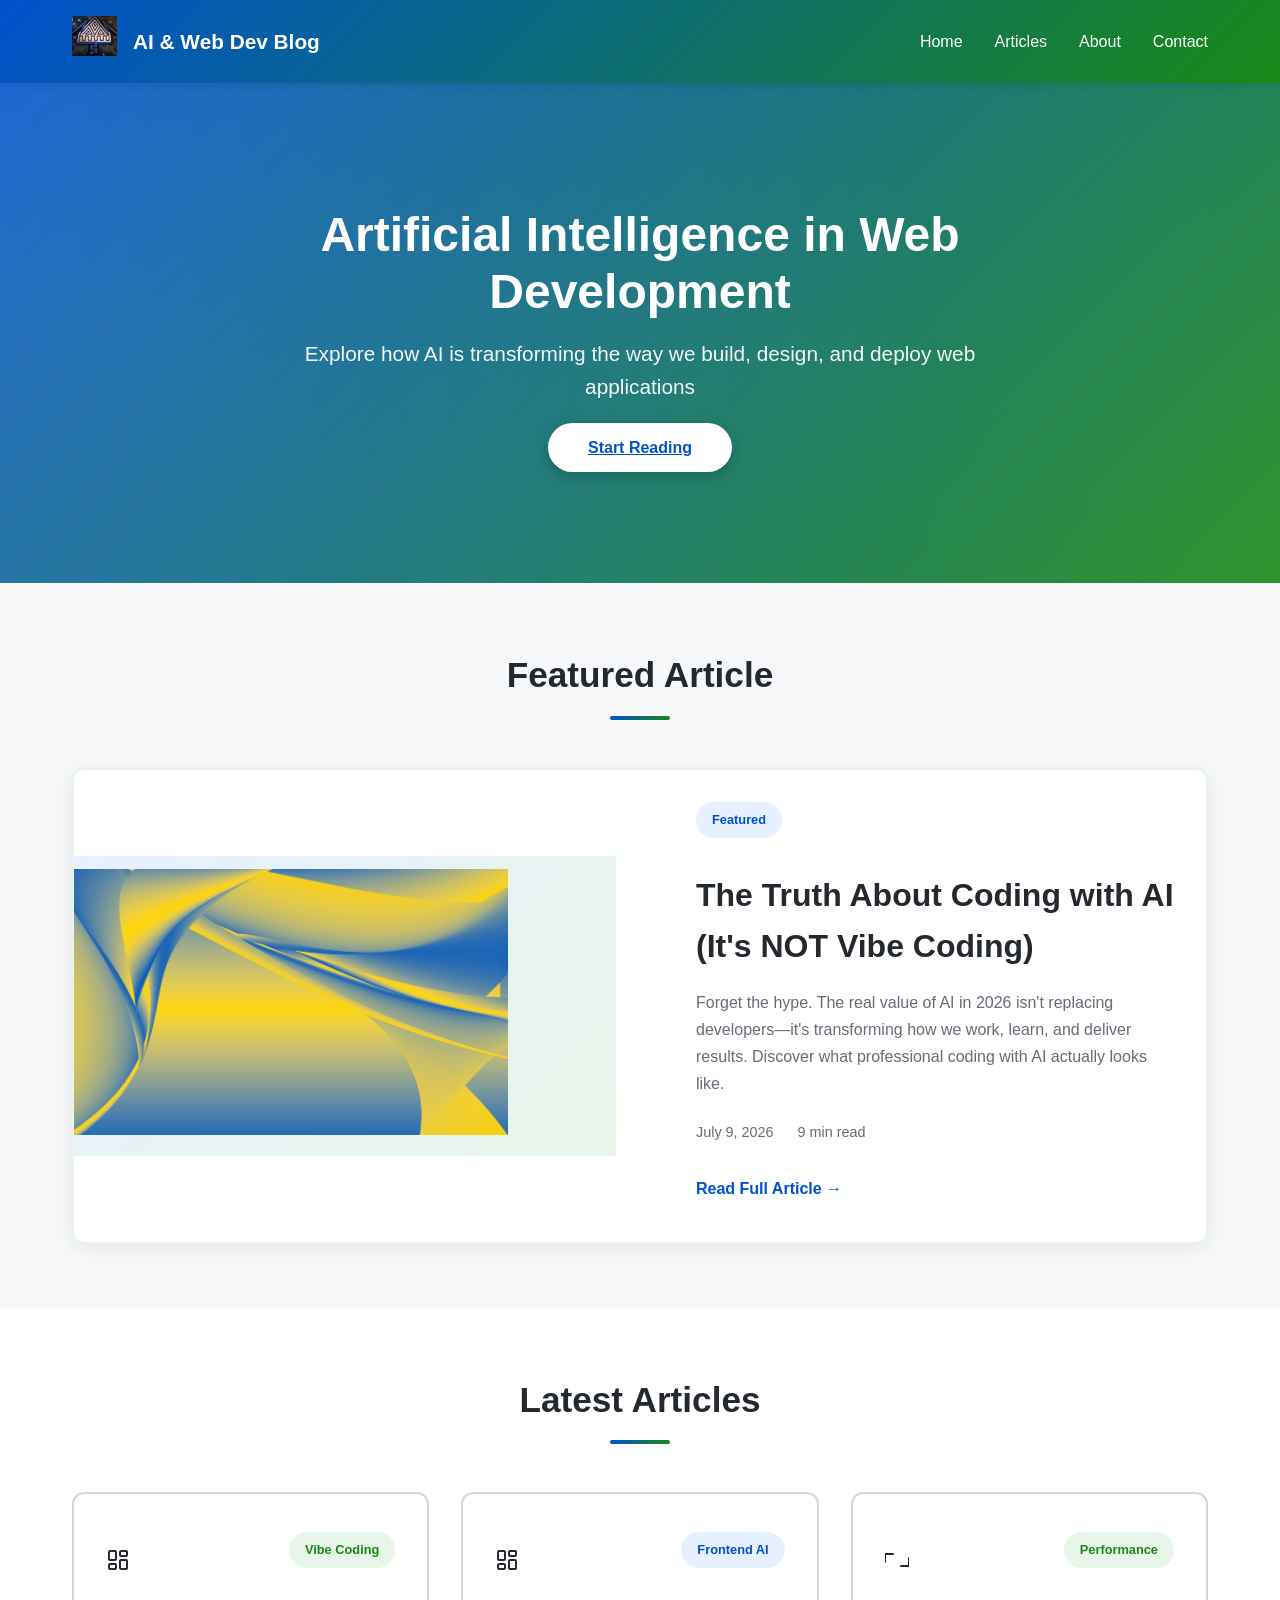
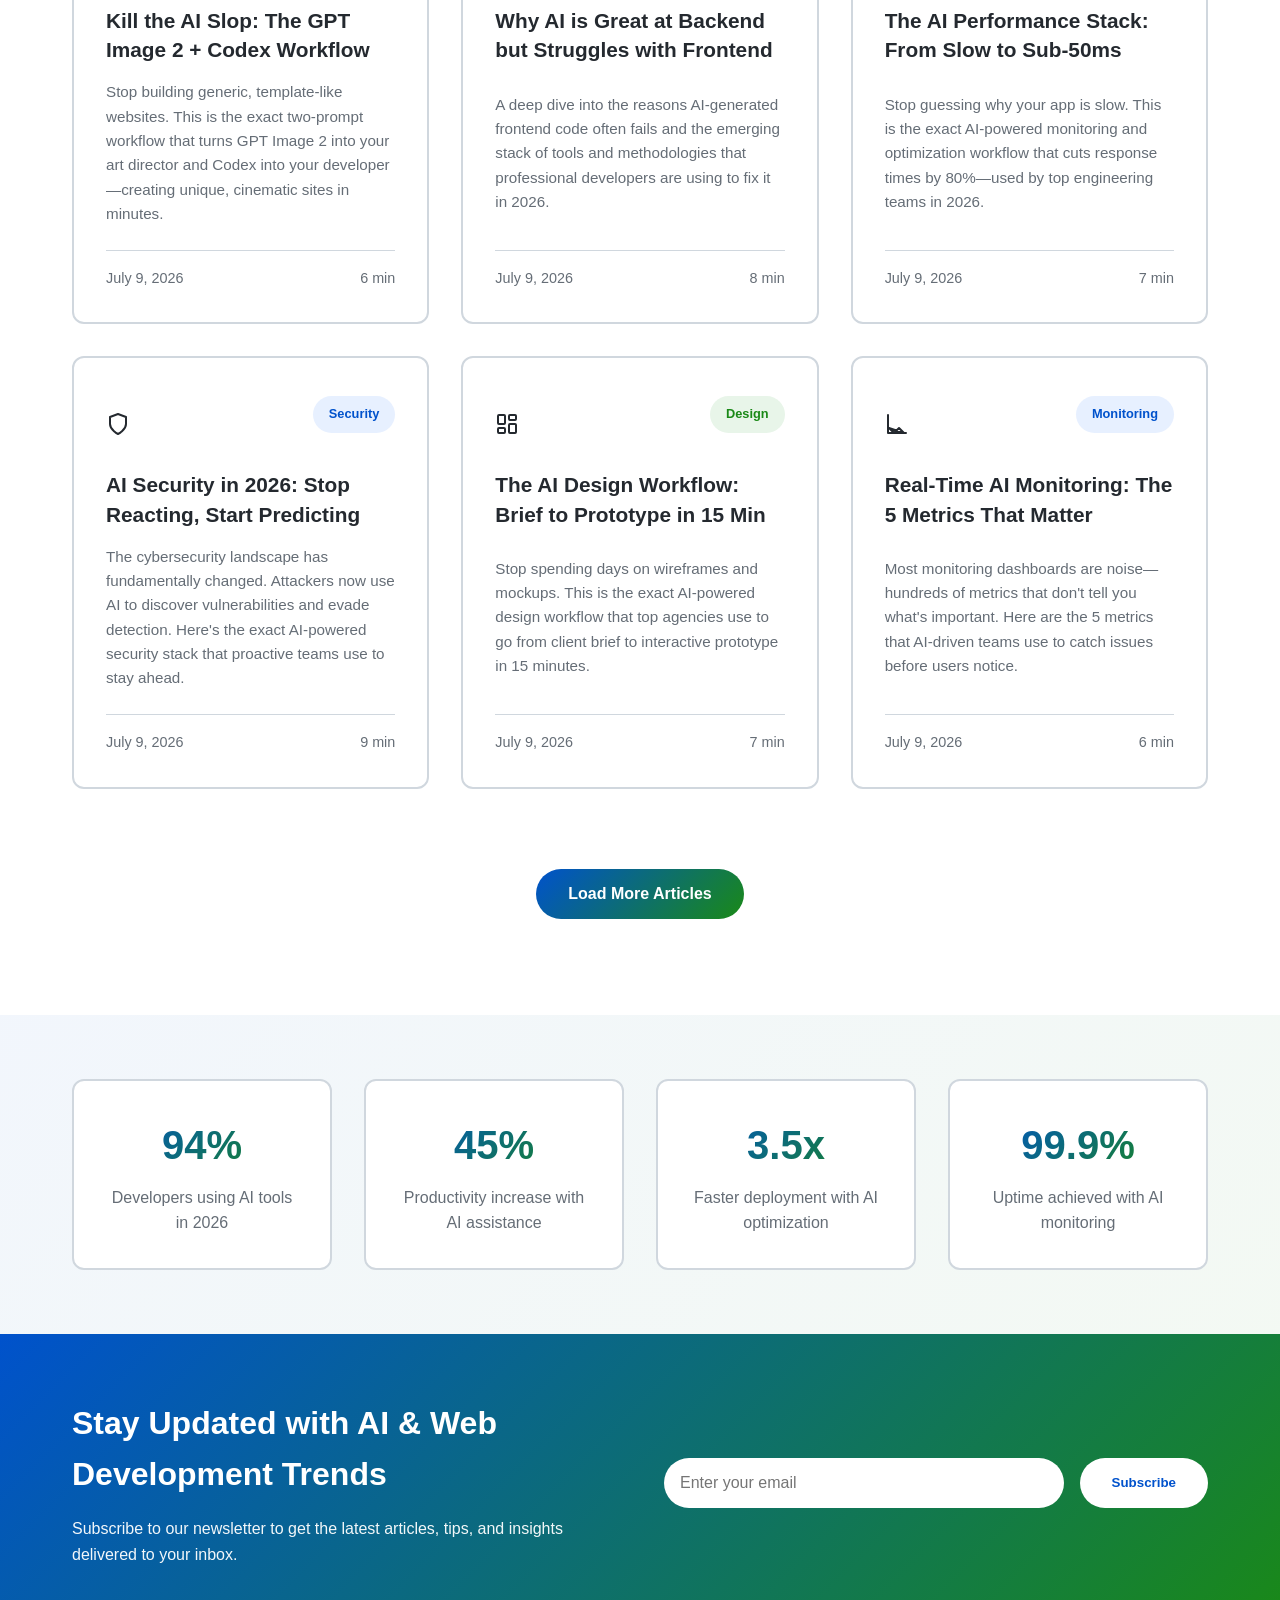
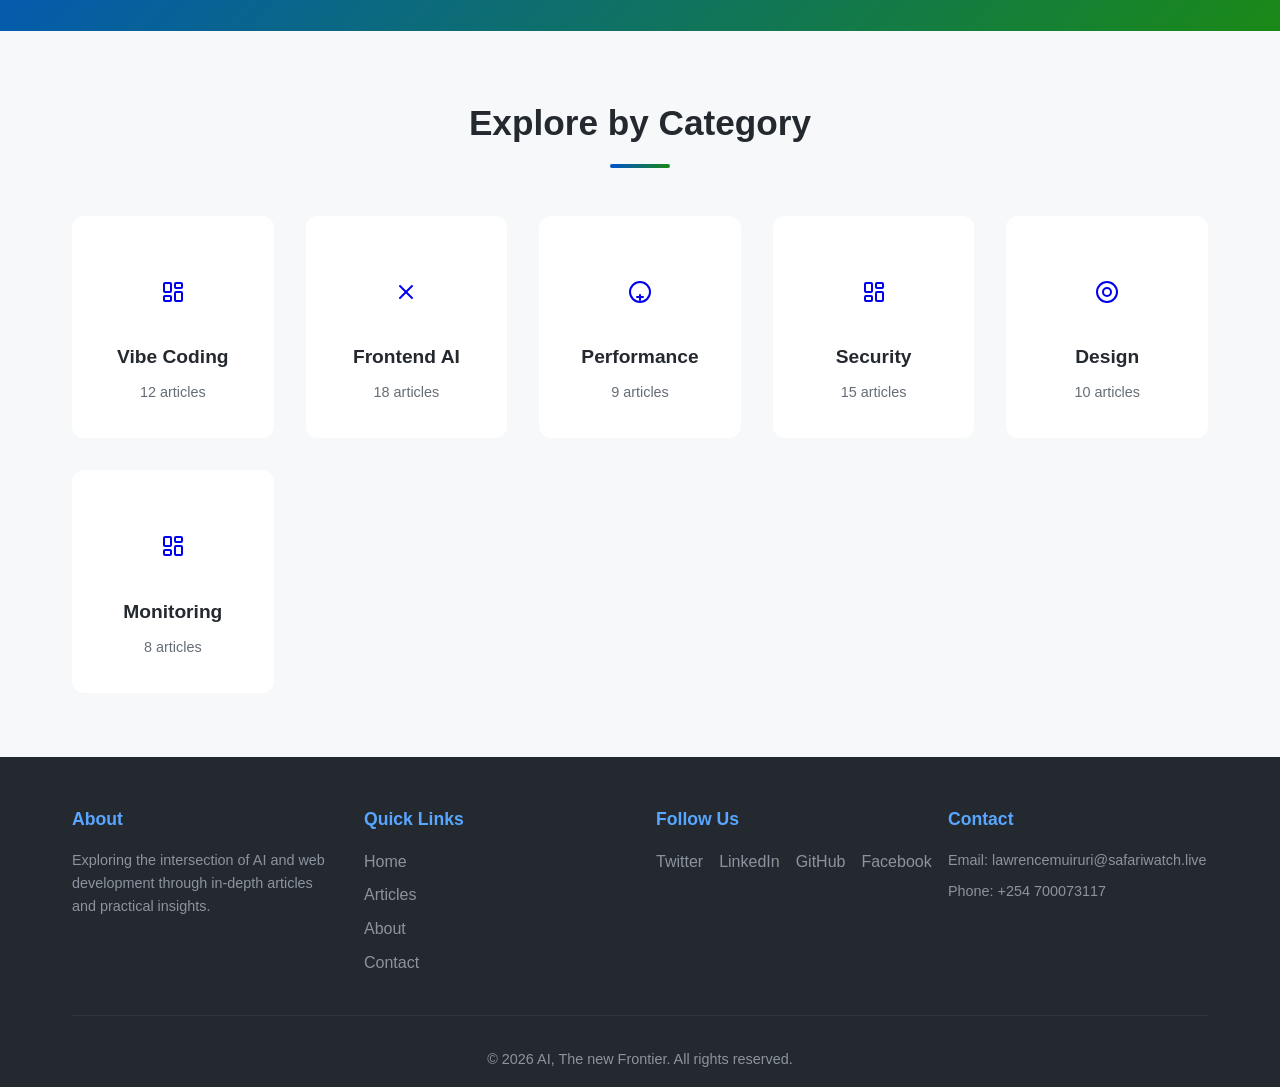
<file: index.html>
<!DOCTYPE html>
<html lang="en">
<head>
    <meta charset="UTF-8">
    <meta name="google-site-verification" content="pzOsXw9xhNKSVrVNVwhUUyl6-LDaso2e2G7PttKFVYo" />
    <meta name="viewport" content="width=device-width, initial-scale=1.0">
    <title>AI & Web Development - Professional Insights for 2026</title>
    <link rel="stylesheet" href="styles.css">
    <script async src="https://pagead2.googlesyndication.com/pagead/js/adsbygoogle.js?client=ca-pub-3360916868105954"
     crossorigin="anonymous"></script>
</head>
<body>
    <!-- Navigation Bar -->
    <nav class="navbar">
        <div class="nav-container">
            <div class="logo">
                <span class="logo-icon"><img src="images/logo.png" alt="Logo"></span>
                <h1>AI & Web Dev Blog</h1>
            </div>
            <ul class="nav-links">
                <li><a href="#home">Home</a></li>
                <li><a href="#articles">Articles</a></li>
                <li><a href="#about">About</a></li>
                <li><a href="#contact">Contact</a></li>
            </ul>
        </div>
    </nav>

    <!-- Hero Section -->
    <section class="hero" id="home">
        <div class="hero-content">
            <h2>Artificial Intelligence in Web Development</h2>
            <p>Explore how AI is transforming the way we build, design, and deploy web applications</p>
            <a href="#articles" class="cta-button">Start Reading</a>
        </div>
        <div class="hero-background"></div>
    </section>

    <!-- Featured Article -->
    <section class="featured-section" id="about">
        <div class="container">
            <h3 class="section-title">Featured Article</h3>
            <article class="featured-article">
                <div class="featured-image">
                    <div class="image-placeholder"><img src="images/two.png" alt="Featured Image"></div>
                </div>
                <div class="featured-content">
                    <span class="badge badge-blue">Featured</span>
                    <h2>The Truth About Coding with AI (It's NOT Vibe Coding)</h2>
                    <p>Forget the hype. The real value of AI in 2026 isn't replacing developers—it's transforming how we work, learn, and deliver results. Discover what professional coding with AI actually looks like.</p>
                    <div class="article-meta">
                        <span class="date">July 9, 2026</span>
                        <span class="read-time">9 min read</span>
                    </div>
                    <a href="featured-article.html" class="read-more">Read Full Article →</a>
                </div>
            </article>
        </div>
    </section>

    <!-- Blog Articles Grid -->
    <section class="blog-section" id="articles">
        <div class="container">
            <h3 class="section-title">Latest Articles</h3>
            <div class="articles-grid">
                <!-- Article 1 -->
                <a href="article1.html" class="article-card-link">
                    <article class="article-card">
                        <div class="article-header">
                            <div class="article-icon"><svg xmlns="http://www.w3.org/2000/svg" width="24" height="24" viewBox="0 0 24 24" fill="none" stroke="currentColor" stroke-width="2" stroke-linecap="round" stroke-linejoin="round" class="lucide lucide-layout-dashboard-icon lucide-layout-dashboard"><rect width="7" height="9" x="3" y="3" rx="1"/><rect width="7" height="5" x="14" y="3" rx="1"/><rect width="7" height="9" x="14" y="12" rx="1"/><rect width="7" height="5" x="3" y="16" rx="1"/></svg></div>
                            <span class="badge badge-green">Vibe Coding</span>
                        </div>
                        <h4>Kill the AI Slop: The GPT Image 2 + Codex Workflow</h4>
                        <p>Stop building generic, template-like websites. This is the exact two-prompt workflow that turns GPT Image 2 into your art director and Codex into your developer—creating unique, cinematic sites in minutes.</p>
                        <div class="article-footer">
                            <span class="date">July 9, 2026</span>
                            <span class="read-time">6 min</span>
                        </div>
                    </article>
                </a>

                <!-- Article 2 -->
                <a href="article2.html" class="article-card-link">
                    <article class="article-card">
                        <div class="article-header">
                            <div class="article-icon"><svg xmlns="http://www.w3.org/2000/svg" width="24" height="24" viewBox="0 0 24 24" fill="none" stroke="currentColor" stroke-width="2" stroke-linecap="round" stroke-linejoin="round" class="lucide lucide-layout-dashboard-icon lucide-layout-dashboard"><rect width="7" height="9" x="3" y="3" rx="1"/><rect width="7" height="5" x="14" y="3" rx="1"/><rect width="7" height="9" x="14" y="12" rx="1"/><rect width="7" height="5" x="3" y="16" rx="1"/></svg></div>
                            <span class="badge badge-blue">Frontend AI</span>
                        </div>
                        <h4>Why AI is Great at Backend but Struggles with Frontend</h4>
                        <p>A deep dive into the reasons AI-generated frontend code often fails and the emerging stack of tools and methodologies that professional developers are using to fix it in 2026.</p>
                        <div class="article-footer">
                            <span class="date">July 9, 2026</span>
                            <span class="read-time">8 min</span>
                        </div>
                    </article>
                </a>

                <!-- Article 3 -->
                <a href="article3.html" class="article-card-link">
                    <article class="article-card">
                        <div class="article-header">
                            <div class="article-icon"><svg xmlns="http://www.w3.org/2000/svg" width="24" height="24" viewBox="0 0 24 24" fill="none" stroke="currentColor" stroke-width="2" stroke-linecap="round" stroke-linejoin="round" class="lucide lucide-trending-up-icon lucide-trending-up"><polyline points="16 18 24 18 24 10"/><polyline points="8 6 0 6 0 14"/></svg></div>
                            <span class="badge badge-green">Performance</span>
                        </div>
                        <h4>The AI Performance Stack: From Slow to Sub-50ms</h4>
                        <p>Stop guessing why your app is slow. This is the exact AI-powered monitoring and optimization workflow that cuts response times by 80%—used by top engineering teams in 2026.</p>
                        <div class="article-footer">
                            <span class="date">July 9, 2026</span>
                            <span class="read-time">7 min</span>
                        </div>
                    </article>
                </a>

                <!-- Article 4 -->
                <a href="article4.html" class="article-card-link">
                    <article class="article-card">
                        <div class="article-header">
                            <div class="article-icon"><svg xmlns="http://www.w3.org/2000/svg" width="24" height="24" viewBox="0 0 24 24" fill="none" stroke="currentColor" stroke-width="2" stroke-linecap="round" stroke-linejoin="round" class="lucide lucide-shield-icon lucide-shield"><path d="M12 22s8-4 8-10V5l-8-3-8 3v7c0 6 8 10 8 10z"/></svg></div>
                            <span class="badge badge-blue">Security</span>
                        </div>
                        <h4>AI Security in 2026: Stop Reacting, Start Predicting</h4>
                        <p>The cybersecurity landscape has fundamentally changed. Attackers now use AI to discover vulnerabilities and evade detection. Here's the exact AI-powered security stack that proactive teams use to stay ahead.</p>
                        <div class="article-footer">
                            <span class="date">July 9, 2026</span>
                            <span class="read-time">9 min</span>
                        </div>
                    </article>
                </a>

                <!-- Article 5 -->
                <a href="article5.html" class="article-card-link">
                    <article class="article-card">
                        <div class="article-header">
                            <div class="article-icon"><svg xmlns="http://www.w3.org/2000/svg" width="24" height="24" viewBox="0 0 24 24" fill="none" stroke="currentColor" stroke-width="2" stroke-linecap="round" stroke-linejoin="round" class="lucide lucide-layout-dashboard-icon lucide-layout-dashboard"><rect width="7" height="9" x="3" y="3" rx="1"/><rect width="7" height="5" x="14" y="3" rx="1"/><rect width="7" height="9" x="14" y="12" rx="1"/><rect width="7" height="5" x="3" y="16" rx="1"/></svg></div>
                            <span class="badge badge-green">Design</span>
                        </div>
                        <h4>The AI Design Workflow: Brief to Prototype in 15 Min</h4>
                        <p>Stop spending days on wireframes and mockups. This is the exact AI-powered design workflow that top agencies use to go from client brief to interactive prototype in 15 minutes.</p>
                        <div class="article-footer">
                            <span class="date">July 9, 2026</span>
                            <span class="read-time">7 min</span>
                        </div>
                    </article>
                </a>

                <!-- Article 6 -->
                <a href="article6.html" class="article-card-link">
                    <article class="article-card">
                        <div class="article-header">
                            <div class="article-icon"><svg xmlns="http://www.w3.org/2000/svg" width="24" height="24" viewBox="0 0 24 24" fill="none" stroke="currentColor" stroke-width="2" stroke-linecap="round" stroke-linejoin="round" class="lucide lucide-chart-line-icon lucide-chart-line"><path d="M3 3v18h18"/><path d="M19 21l-5-5-5 5-5-5z"/></svg></div>
                            <span class="badge badge-blue">Monitoring</span>
                        </div>
                        <h4>Real-Time AI Monitoring: The 5 Metrics That Matter</h4>
                        <p>Most monitoring dashboards are noise—hundreds of metrics that don't tell you what's important. Here are the 5 metrics that AI-driven teams use to catch issues before users notice.</p>
                        <div class="article-footer">
                            <span class="date">July 9, 2026</span>
                            <span class="read-time">6 min</span>
                        </div>
                    </article>
                </a>
            </div>
            <div class="load-more">
                <button class="load-more-btn">Load More Articles</button>
            </div>
        </div>
    </section>

    <!-- Stats Section -->
    <section class="stats-section" id="contact">
        <div class="container">
            <div class="stats-grid">
                <div class="stat-card">
                    <h4>94%</h4>
                    <p>Developers using AI tools in 2026</p>
                </div>
                <div class="stat-card">
                    <h4>45%</h4>
                    <p>Productivity increase with AI assistance</p>
                </div>
                <div class="stat-card">
                    <h4>3.5x</h4>
                    <p>Faster deployment with AI optimization</p>
                </div>
                <div class="stat-card">
                    <h4>99.9%</h4>
                    <p>Uptime achieved with AI monitoring</p>
                </div>
            </div>
        </div>
    </section>

    <!-- Newsletter Section -->
    <section class="newsletter-section">
        <div class="container newsletter-container">
            <div class="newsletter-content">
                <h3>Stay Updated with AI & Web Development Trends</h3>
                <p>Subscribe to our newsletter to get the latest articles, tips, and insights delivered to your inbox.</p>
            </div>
            <form class="newsletter-form">
                <input type="email" placeholder="Enter your email" required>
                <button type="submit" class="subscribe-btn">Subscribe</button>
            </form>
        </div>
    </section>

    <!-- Categories Section -->
    <section class="categories-section">
        <div class="container">
            <h3 class="section-title">Explore by Category</h3>
            <div class="categories-grid">
                <a href="#" class="category-link">
                    <span class="category-icon"><svg xmlns="http://www.w3.org/2000/svg" width="24" height="24" viewBox="0 0 24 24" fill="none" stroke="currentColor" stroke-width="2" stroke-linecap="round" stroke-linejoin="round" class="lucide lucide-layout-dashboard-icon lucide-layout-dashboard"><rect width="7" height="9" x="3" y="3" rx="1"/><rect width="7" height="5" x="14" y="3" rx="1"/><rect width="7" height="9" x="14" y="12" rx="1"/><rect width="7" height="5" x="3" y="16" rx="1"/></svg></span>
                    <h4>Vibe Coding</h4>
                    <p>12 articles</p>
                </a>
                <a href="#" class="category-link">
                    <span class="category-icon"><svg xmlns="http://www.w3.org/2000/svg" width="24" height="24" viewBox="0 0 24 24" fill="none" stroke="currentColor" stroke-width="2" stroke-linecap="round" stroke-linejoin="round" class="lucide lucide-code-icon lucide-code"><path d="M18 6L6 18"/><path d="M6 6l12 12"/></svg></span>
                    <h4>Frontend AI</h4>
                    <p>18 articles</p>
                </a>
                <a href="#" class="category-link">
                    <span class="category-icon"><svg xmlns="http://www.w3.org/2000/svg" width="24" height="24" viewBox="0 0 24 24" fill="none" stroke="currentColor" stroke-width="2" stroke-linecap="round" stroke-linejoin="round" class="lucide lucide-tachometer-icon lucide-tachometer"><path d="M12 15v5m-3-3h6"/><circle cx="12" cy="12" r="10"/></svg></span>
                    <h4>Performance</h4>
                    <p>9 articles</p>
                </a>
                <a href="#" class="category-link">
                    <span class="category-icon"><svg xmlns="http://www.w3.org/2000/svg" width="24" height="24" viewBox="0 0 24 24" fill="none" stroke="currentColor" stroke-width="2" stroke-linecap="round" stroke-linejoin="round" class="lucide lucide-layout-dashboard-icon lucide-layout-dashboard"><rect width="7" height="9" x="3" y="3" rx="1"/><rect width="7" height="5" x="14" y="3" rx="1"/><rect width="7" height="9" x="14" y="12" rx="1"/><rect width="7" height="5" x="3" y="16" rx="1"/></svg></span>
                    <h4>Security</h4>
                    <p>15 articles</p>
                </a>
                <a href="#" class="category-link">
                    <span class="category-icon"><svg xmlns="http://www.w3.org/2000/svg" width="24" height="24" viewBox="0 0 24 24" fill="none" stroke="currentColor" stroke-width="2" stroke-linecap="round" stroke-linejoin="round" class="lucide lucide-palette-icon lucide-palette"><circle cx="12" cy="12" r="10"/><path d="M12 8a4 4 0 1 0 0 8 4 4 0 0 0 0-8z"/></svg></span>
                    <h4>Design</h4>
                    <p>10 articles</p>
                </a>
                <a href="#" class="category-link">
                    <span class="category-icon"><svg xmlns="http://www.w3.org/2000/svg" width="24" height="24" viewBox="0 0 24 24" fill="none" stroke="currentColor" stroke-width="2" stroke-linecap="round" stroke-linejoin="round" class="lucide lucide-layout-dashboard-icon lucide-layout-dashboard"><rect width="7" height="9" x="3" y="3" rx="1"/><rect width="7" height="5" x="14" y="3" rx="1"/><rect width="7" height="9" x="14" y="12" rx="1"/><rect width="7" height="5" x="3" y="16" rx="1"/></svg></span>
                    <h4>Monitoring</h4>
                    <p>8 articles</p>
                </a>
            </div>
        </div>
    </section>

    <!-- Footer -->
    <footer class="footer">
        <div class="container">
            <div class="footer-content">
                <div class="footer-section">
                    <h5>About</h5>
                    <p>Exploring the intersection of AI and web development through in-depth articles and practical insights.</p>
                </div>
                <div class="footer-section">
                    <h5>Quick Links</h5>
                    <ul>
                        <li><a href="#home">Home</a></li>
                        <li><a href="#articles">Articles</a></li>
                        <li><a href="#about">About</a></li>
                        <li><a href="#contact">Contact</a></li>
                    </ul>
                </div>
                <div class="footer-section">
                    <h5>Follow Us</h5>
                    <div class="social-links">
                        <a href="https://x.com/@muirurilawrenc1" target="_blank">Twitter</a>
                        <a href="https://linkedin.com/in/njenga-lawrence-604391a1?" target="_blank">LinkedIn</a>
                        <a href="https://github.com/loloncium" target="_blank">GitHub</a>
                        <a href="https://facebook.com/profile.php?id=61579081265857" target="_blank">Facebook</a>
                    </div>
                </div>
                <div class="footer-section">
                    <h5>Contact</h5>
                    <p>Email: lawrencemuiruri@safariwatch.live</p>
                    <p>Phone: +254 700073117</p>
                </div>
            </div>
            <div class="footer-bottom">
                <p>&copy; 2026 AI, The new Frontier. All rights reserved.</p>
            </div>
        </div>
    </footer>
</body>
</html>
</file>
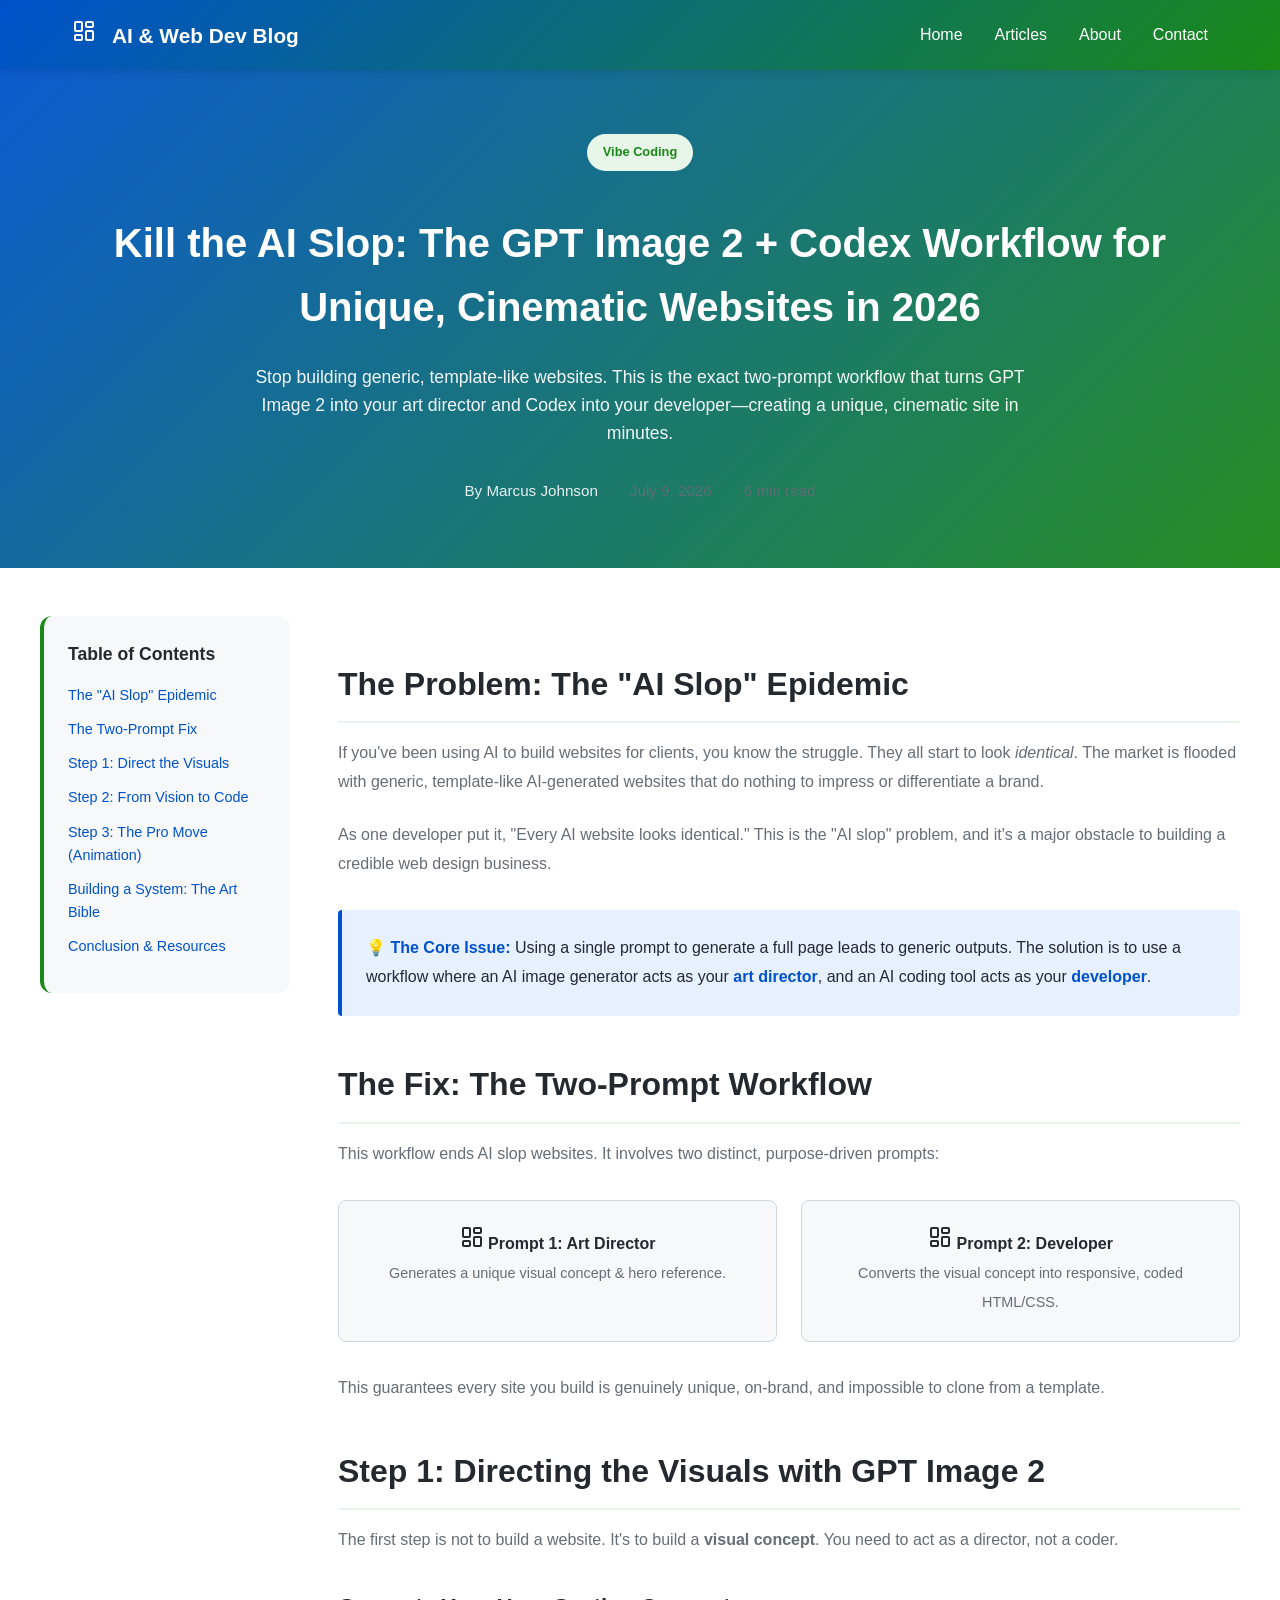
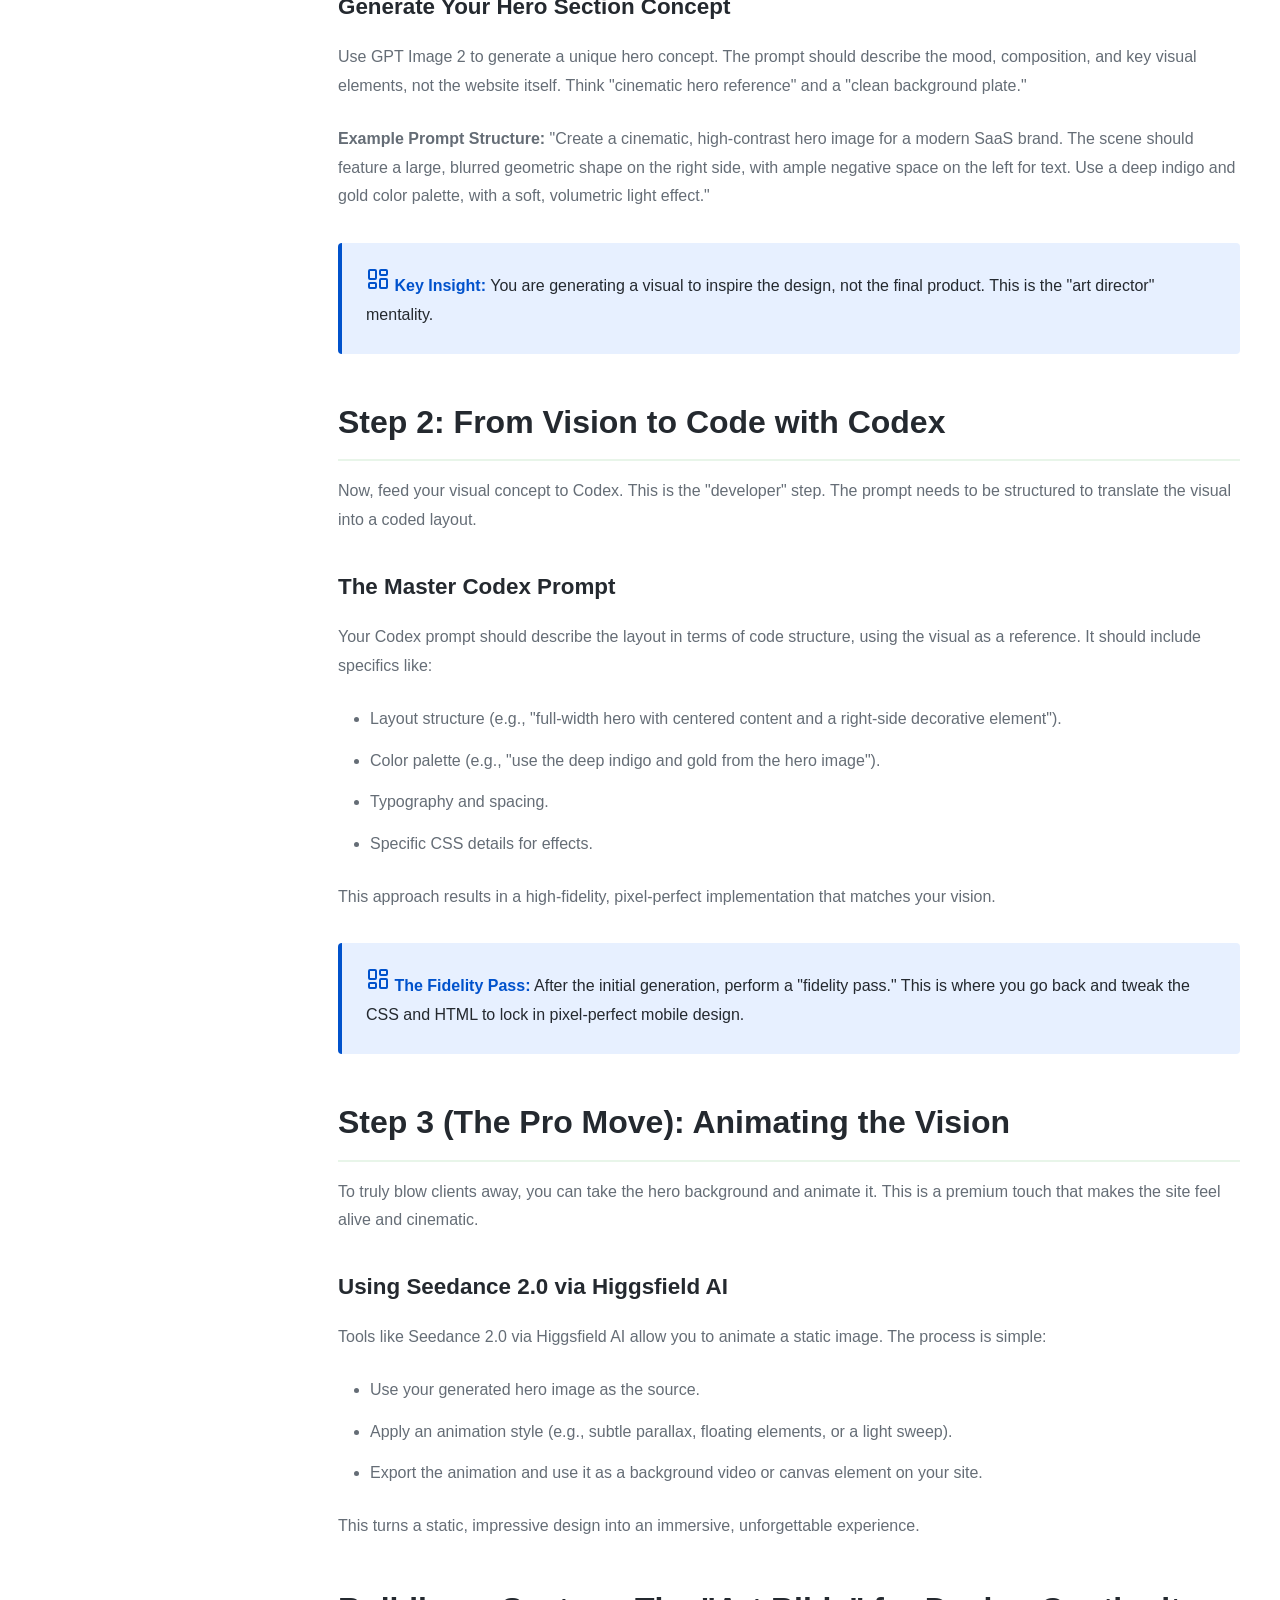
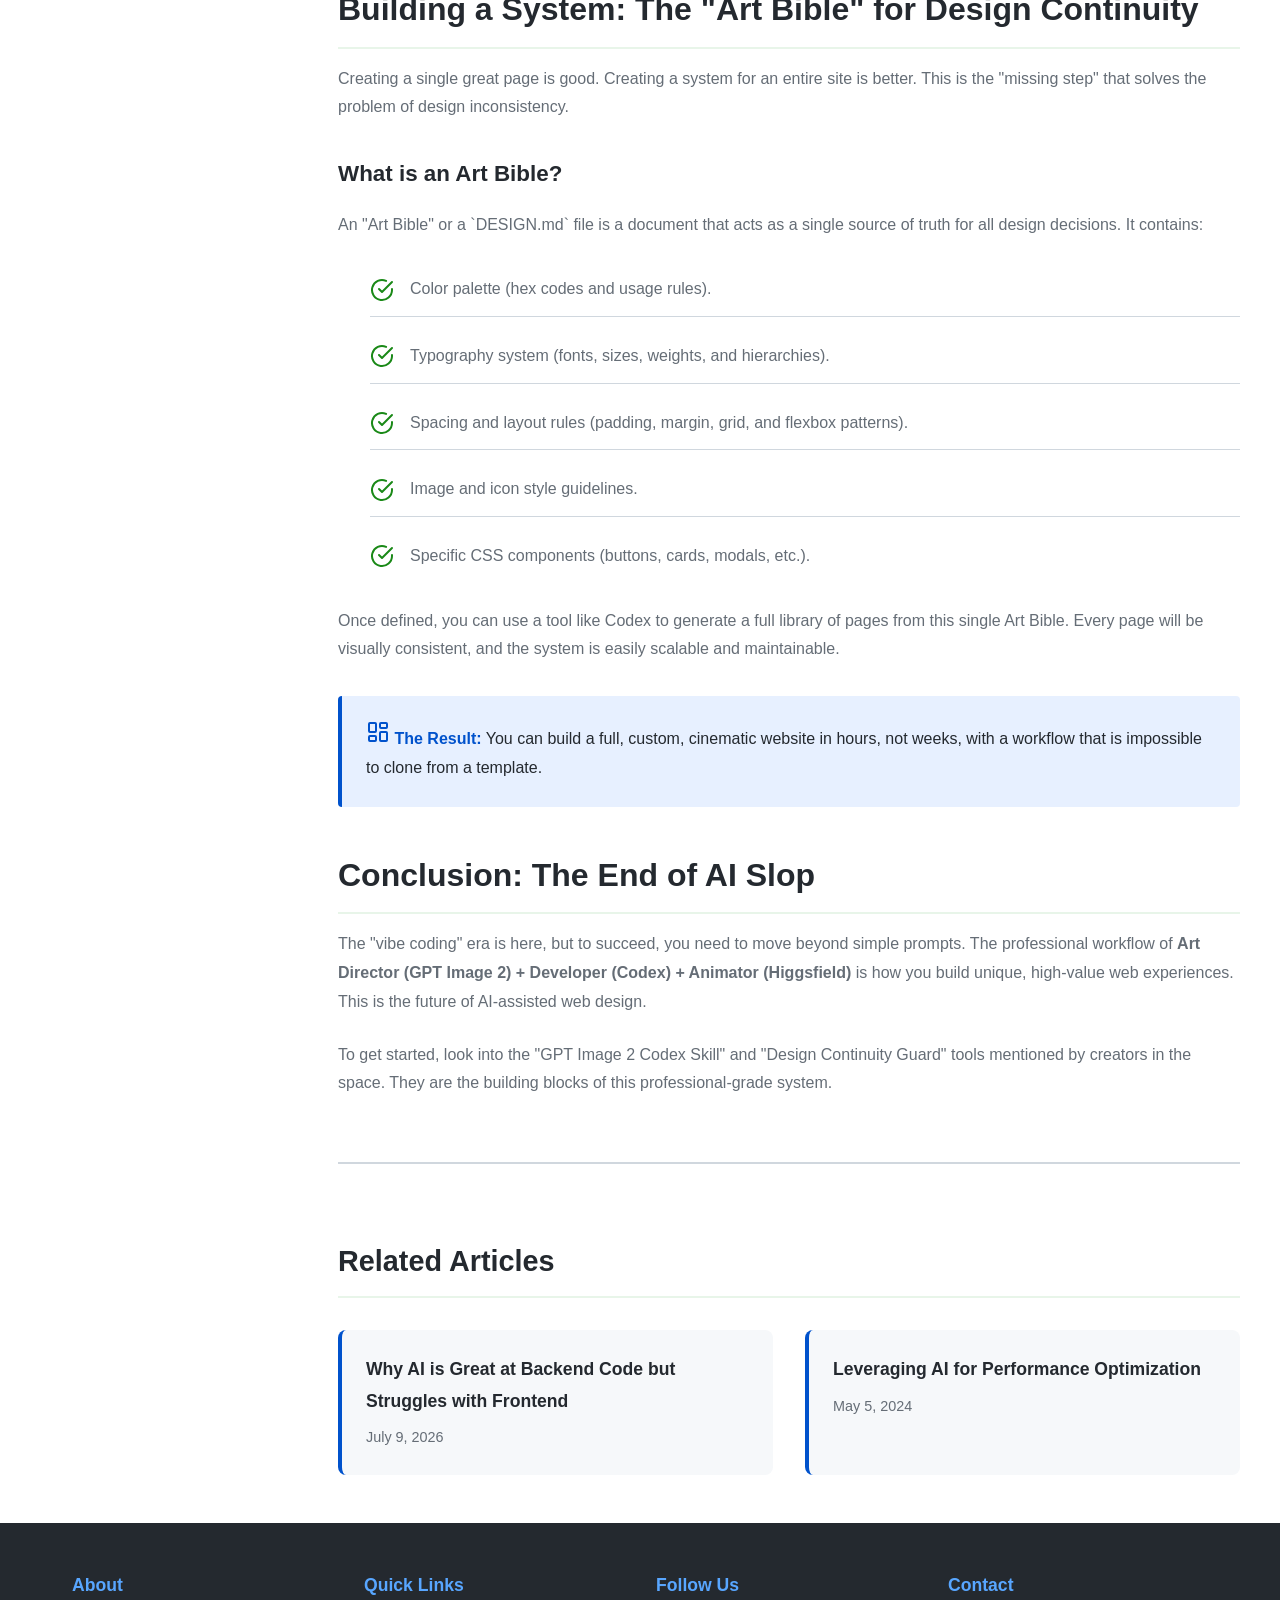
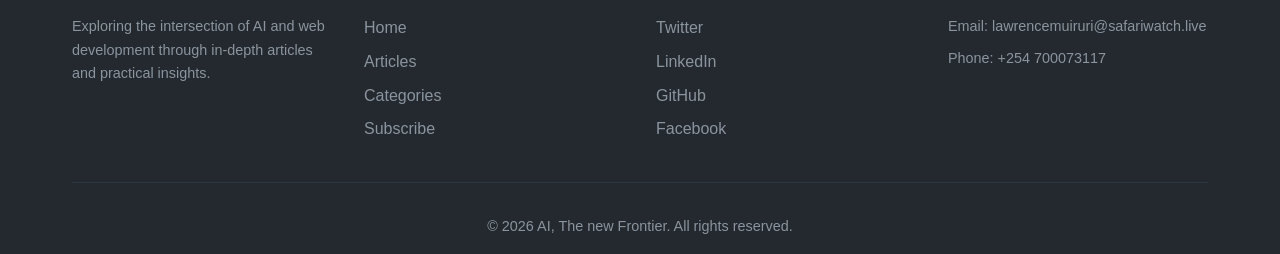
<file: article1.html>
<!DOCTYPE html>
<html lang="en">
<head>
    <meta charset="UTF-8">
    <meta name="viewport" content="width=device-width, initial-scale=1.0">
    <title>Kill the AI Slop: The GPT Image 2 + Codex Workflow | AI & Web Dev Blog</title>
    <link rel="stylesheet" href="styles.css">
    <script async src="https://pagead2.googlesyndication.com/pagead/js/adsbygoogle.js?client=ca-pub-3360916868105954"
     crossorigin="anonymous"></script>
</head>
<body>
    <!-- Navigation Bar -->
    <nav class="navbar">
        <div class="nav-container">
            <div class="logo">
                <span class="logo-icon"><svg xmlns="http://www.w3.org/2000/svg" width="24" height="24" viewBox="0 0 24 24" fill="none" stroke="currentColor" stroke-width="2" stroke-linecap="round" stroke-linejoin="round" class="lucide lucide-layout-dashboard-icon lucide-layout-dashboard"><rect width="7" height="9" x="3" y="3" rx="1"/><rect width="7" height="5" x="14" y="3" rx="1"/><rect width="7" height="9" x="14" y="12" rx="1"/><rect width="7" height="5" x="3" y="16" rx="1"/></svg></span>
                <h1>AI & Web Dev Blog</h1>
            </div>
            <ul class="nav-links">
                <li><a href="index.html">Home</a></li>
                <li><a href="index.html#articles">Articles</a></li>
                <li><a href="#">About</a></li>
                <li><a href="#">Contact</a></li>
            </ul>
        </div>
    </nav>

    <!-- Article Content -->
    <article class="article-page">
        <div class="article-hero">
            <div class="container">
                <span class="badge badge-green">Vibe Coding</span>
                <h1>Kill the AI Slop: The GPT Image 2 + Codex Workflow for Unique, Cinematic Websites in 2026</h1>
                <p class="article-subtitle">Stop building generic, template-like websites. This is the exact two-prompt workflow that turns GPT Image 2 into your art director and Codex into your developer—creating a unique, cinematic site in minutes.</p>
                <div class="article-meta-detailed">
                    <span class="author">By Marcus Johnson</span>
                    <span class="date">July 9, 2026</span>
                    <span class="read-time">6 min read</span>
                </div>
            </div>
        </div>

        <div class="container article-container">
            <div class="article-layout">
                <aside class="article-sidebar">
                    <div class="toc">
                        <h3>Table of Contents</h3>
                        <ul>
                            <li><a href="#the-problem">The "AI Slop" Epidemic</a></li>
                            <li><a href="#the-fix">The Two-Prompt Fix</a></li>
                            <li><a href="#step1">Step 1: Direct the Visuals</a></li>
                            <li><a href="#step2">Step 2: From Vision to Code</a></li>
                            <li><a href="#step3">Step 3: The Pro Move (Animation)</a></li>
                            <li><a href="#system">Building a System: The Art Bible</a></li>
                            <li><a href="#conclusion">Conclusion & Resources</a></li>
                        </ul>
                    </div>
                </aside>

                <main class="article-main">
                    <section id="the-problem">
                        <h2>The Problem: The "AI Slop" Epidemic</h2>
                        <p>If you've been using AI to build websites for clients, you know the struggle. They all start to look <em>identical</em>. The market is flooded with generic, template-like AI-generated websites that do nothing to impress or differentiate a brand.</p>
                        <p>As one developer put it, "Every AI website looks identical." This is the "AI slop" problem, and it's a major obstacle to building a credible web design business.</p>
                        <div class="pro-tip">
                            <strong>💡 The Core Issue:</strong> Using a single prompt to generate a full page leads to generic outputs. The solution is to use a workflow where an AI image generator acts as your <strong>art director</strong>, and an AI coding tool acts as your <strong>developer</strong>.
                        </div>
                    </section>

                    <section id="the-fix">
                        <h2>The Fix: The Two-Prompt Workflow</h2>
                        <p>This workflow ends AI slop websites. It involves two distinct, purpose-driven prompts:</p>
                        <div class="stack-grid">
                            <div class="stack-item">
                                <span class="label"><svg xmlns="http://www.w3.org/2000/svg" width="24" height="24" viewBox="0 0 24 24" fill="none" stroke="currentColor" stroke-width="2" stroke-linecap="round" stroke-linejoin="round" class="lucide lucide-layout-dashboard-icon lucide-layout-dashboard"><rect width="7" height="9" x="3" y="3" rx="1"/><rect width="7" height="5" x="14" y="3" rx="1"/><rect width="7" height="9" x="14" y="12" rx="1"/><rect width="7" height="5" x="3" y="16" rx="1"/></svg> Prompt 1: Art Director</span>
                                <span class="desc">Generates a unique visual concept & hero reference.</span>
                            </div>
                            <div class="stack-item">
                                <span class="label"><svg xmlns="http://www.w3.org/2000/svg" width="24" height="24" viewBox="0 0 24 24" fill="none" stroke="currentColor" stroke-width="2" stroke-linecap="round" stroke-linejoin="round" class="lucide lucide-layout-dashboard-icon lucide-layout-dashboard"><rect width="7" height="9" x="3" y="3" rx="1"/><rect width="7" height="5" x="14" y="3" rx="1"/><rect width="7" height="9" x="14" y="12" rx="1"/><rect width="7" height="5" x="3" y="16" rx="1"/></svg> Prompt 2: Developer</span>
                                <span class="desc">Converts the visual concept into responsive, coded HTML/CSS.</span>
                            </div>
                        </div>
                        <p>This guarantees every site you build is genuinely unique, on-brand, and impossible to clone from a template.</p>
                    </section>

                    <section id="step1">
                        <h2>Step 1: Directing the Visuals with GPT Image 2</h2>
                        <p>The first step is not to build a website. It's to build a <strong>visual concept</strong>. You need to act as a director, not a coder.</p>
                        <h3>Generate Your Hero Section Concept</h3>
                        <p>Use GPT Image 2 to generate a unique hero concept. The prompt should describe the mood, composition, and key visual elements, not the website itself. Think "cinematic hero reference" and a "clean background plate."</p>
                        <p><strong>Example Prompt Structure:</strong> "Create a cinematic, high-contrast hero image for a modern SaaS brand. The scene should feature a large, blurred geometric shape on the right side, with ample negative space on the left for text. Use a deep indigo and gold color palette, with a soft, volumetric light effect."</p>
                        <div class="pro-tip">
                            <strong><svg xmlns="http://www.w3.org/2000/svg" width="24" height="24" viewBox="0 0 24 24" fill="none" stroke="currentColor" stroke-width="2" stroke-linecap="round" stroke-linejoin="round" class="lucide lucide-layout-dashboard-icon lucide-layout-dashboard"><rect width="7" height="9" x="3" y="3" rx="1"/><rect width="7" height="5" x="14" y="3" rx="1"/><rect width="7" height="9" x="14" y="12" rx="1"/><rect width="7" height="5" x="3" y="16" rx="1"/></svg> Key Insight:</strong> You are generating a visual to inspire the design, not the final product. This is the "art director" mentality.
                        </div>
                    </section>

                    <section id="step2">
                        <h2>Step 2: From Vision to Code with Codex</h2>
                        <p>Now, feed your visual concept to Codex. This is the "developer" step. The prompt needs to be structured to translate the visual into a coded layout.</p>
                        <h3>The Master Codex Prompt</h3>
                        <p>Your Codex prompt should describe the layout in terms of code structure, using the visual as a reference. It should include specifics like:</p>
                        <ul>
                            <li>Layout structure (e.g., "full-width hero with centered content and a right-side decorative element").</li>
                            <li>Color palette (e.g., "use the deep indigo and gold from the hero image").</li>
                            <li>Typography and spacing.</li>
                            <li>Specific CSS details for effects.</li>
                        </ul>
                        <p>This approach results in a high-fidelity, pixel-perfect implementation that matches your vision.</p>
                        <div class="pro-tip">
                            <strong><svg xmlns="http://www.w3.org/2000/svg" width="24" height="24" viewBox="0 0 24 24" fill="none" stroke="currentColor" stroke-width="2" stroke-linecap="round" stroke-linejoin="round" class="lucide lucide-layout-dashboard-icon lucide-layout-dashboard"><rect width="7" height="9" x="3" y="3" rx="1"/><rect width="7" height="5" x="14" y="3" rx="1"/><rect width="7" height="9" x="14" y="12" rx="1"/><rect width="7" height="5" x="3" y="16" rx="1"/></svg> The Fidelity Pass:</strong> After the initial generation, perform a "fidelity pass." This is where you go back and tweak the CSS and HTML to lock in pixel-perfect mobile design.
                        </div>
                    </section>

                    <section id="step3">
                        <h2>Step 3 (The Pro Move): Animating the Vision</h2>
                        <p>To truly blow clients away, you can take the hero background and animate it. This is a premium touch that makes the site feel alive and cinematic.</p>
                        <h3>Using Seedance 2.0 via Higgsfield AI</h3>
                        <p>Tools like Seedance 2.0 via Higgsfield AI allow you to animate a static image. The process is simple:</p>
                        <ul>
                            <li>Use your generated hero image as the source.</li>
                            <li>Apply an animation style (e.g., subtle parallax, floating elements, or a light sweep).</li>
                            <li>Export the animation and use it as a background video or canvas element on your site.</li>
                        </ul>
                        <p>This turns a static, impressive design into an immersive, unforgettable experience.</p>
                    </section>

                    <section id="system">
                        <h2>Building a System: The "Art Bible" for Design Continuity</h2>
                        <p>Creating a single great page is good. Creating a system for an entire site is better. This is the "missing step" that solves the problem of design inconsistency.</p>
                        <h3>What is an Art Bible?</h3>
                        <p>An "Art Bible" or a `DESIGN.md` file is a document that acts as a single source of truth for all design decisions. It contains:</p>
                        <ul class="checklist">
                            <li>Color palette (hex codes and usage rules).</li>
                            <li>Typography system (fonts, sizes, weights, and hierarchies).</li>
                            <li>Spacing and layout rules (padding, margin, grid, and flexbox patterns).</li>
                            <li>Image and icon style guidelines.</li>
                            <li>Specific CSS components (buttons, cards, modals, etc.).</li>
                        </ul>
                        <p>Once defined, you can use a tool like Codex to generate a full library of pages from this single Art Bible. Every page will be visually consistent, and the system is easily scalable and maintainable.</p>
                        <div class="pro-tip">
                            <strong><svg xmlns="http://www.w3.org/2000/svg" width="24" height="24" viewBox="0 0 24 24" fill="none" stroke="currentColor" stroke-width="2" stroke-linecap="round" stroke-linejoin="round" class="lucide lucide-layout-dashboard-icon lucide-layout-dashboard"><rect width="7" height="9" x="3" y="3" rx="1"/><rect width="7" height="5" x="14" y="3" rx="1"/><rect width="7" height="9" x="14" y="12" rx="1"/><rect width="7" height="5" x="3" y="16" rx="1"/></svg> The Result:</strong> You can build a full, custom, cinematic website in hours, not weeks, with a workflow that is impossible to clone from a template.
                        </div>
                    </section>

                    <section id="conclusion">
                        <h2>Conclusion: The End of AI Slop</h2>
                        <p>The "vibe coding" era is here, but to succeed, you need to move beyond simple prompts. The professional workflow of <strong>Art Director (GPT Image 2) + Developer (Codex) + Animator (Higgsfield)</strong> is how you build unique, high-value web experiences. This is the future of AI-assisted web design.</p>
                        <p>To get started, look into the "GPT Image 2 Codex Skill" and "Design Continuity Guard" tools mentioned by creators in the space. They are the building blocks of this professional-grade system.</p>
                    </section>
                    <section class="related-articles">
                        <h2>Related Articles</h2>
                        <div class="related-grid">
                            <a href="article2.html" class="related-card">
                                <h4>Why AI is Great at Backend Code but Struggles with Frontend</h4>
                                <p>July 9, 2026</p>
                            </a>
                            <a href="article3.html" class="related-card">
                                <h4>Leveraging AI for Performance Optimization</h4>
                                <p>May 5, 2024</p>
                            </a>
                        </div>
                    </section>
                </main>
            </div>
        </div>
    </article>

    <!-- Footer -->
    <footer class="footer">
        <div class="container">
            <div class="footer-content">
                <div class="footer-section">
                    <h5>About</h5>
                    <p>Exploring the intersection of AI and web development through in-depth articles and practical insights.</p>
                </div>
                <div class="footer-section">
                    <h5>Quick Links</h5>
                    <ul>
                        <li><a href="index.html">Home</a></li>
                        <li><a href="index.html#articles">Articles</a></li>
                        <li><a href="#">Categories</a></li>
                        <li><a href="#">Subscribe</a></li>
                    </ul>
                </div>
               <div class="footer-section">
                    <h5>Follow Us</h5>
                    <div class="social-links">
                        <ul>
                        <li><a href="https://x.com/@muirurilawrenc1" target="_blank">Twitter</a></li>
                        <li><a href="https://linkedin.com/in/njenga-lawrence-604391a1?" target="_blank">LinkedIn</a></li>
                        <li><a href="https://github.com/loloncium" target="_blank">GitHub</a></li>
                        <li><a href="https://facebook.com/profile.php?id=61579081265857" target="_blank">Facebook</a></li>
                        </ul>
                    </div>
                </div>
                <div class="footer-section">
                    <h5>Contact</h5>
                    <p>Email: lawrencemuiruri@safariwatch.live</p>
                    <p>Phone: +254 700073117</p>
                </div>
            </div>
            <div class="footer-bottom">
                <p>&copy; 2026 AI, The new Frontier. All rights reserved.</p>
            </div>
        </div>
    </footer>
</body>
</html>
</file>
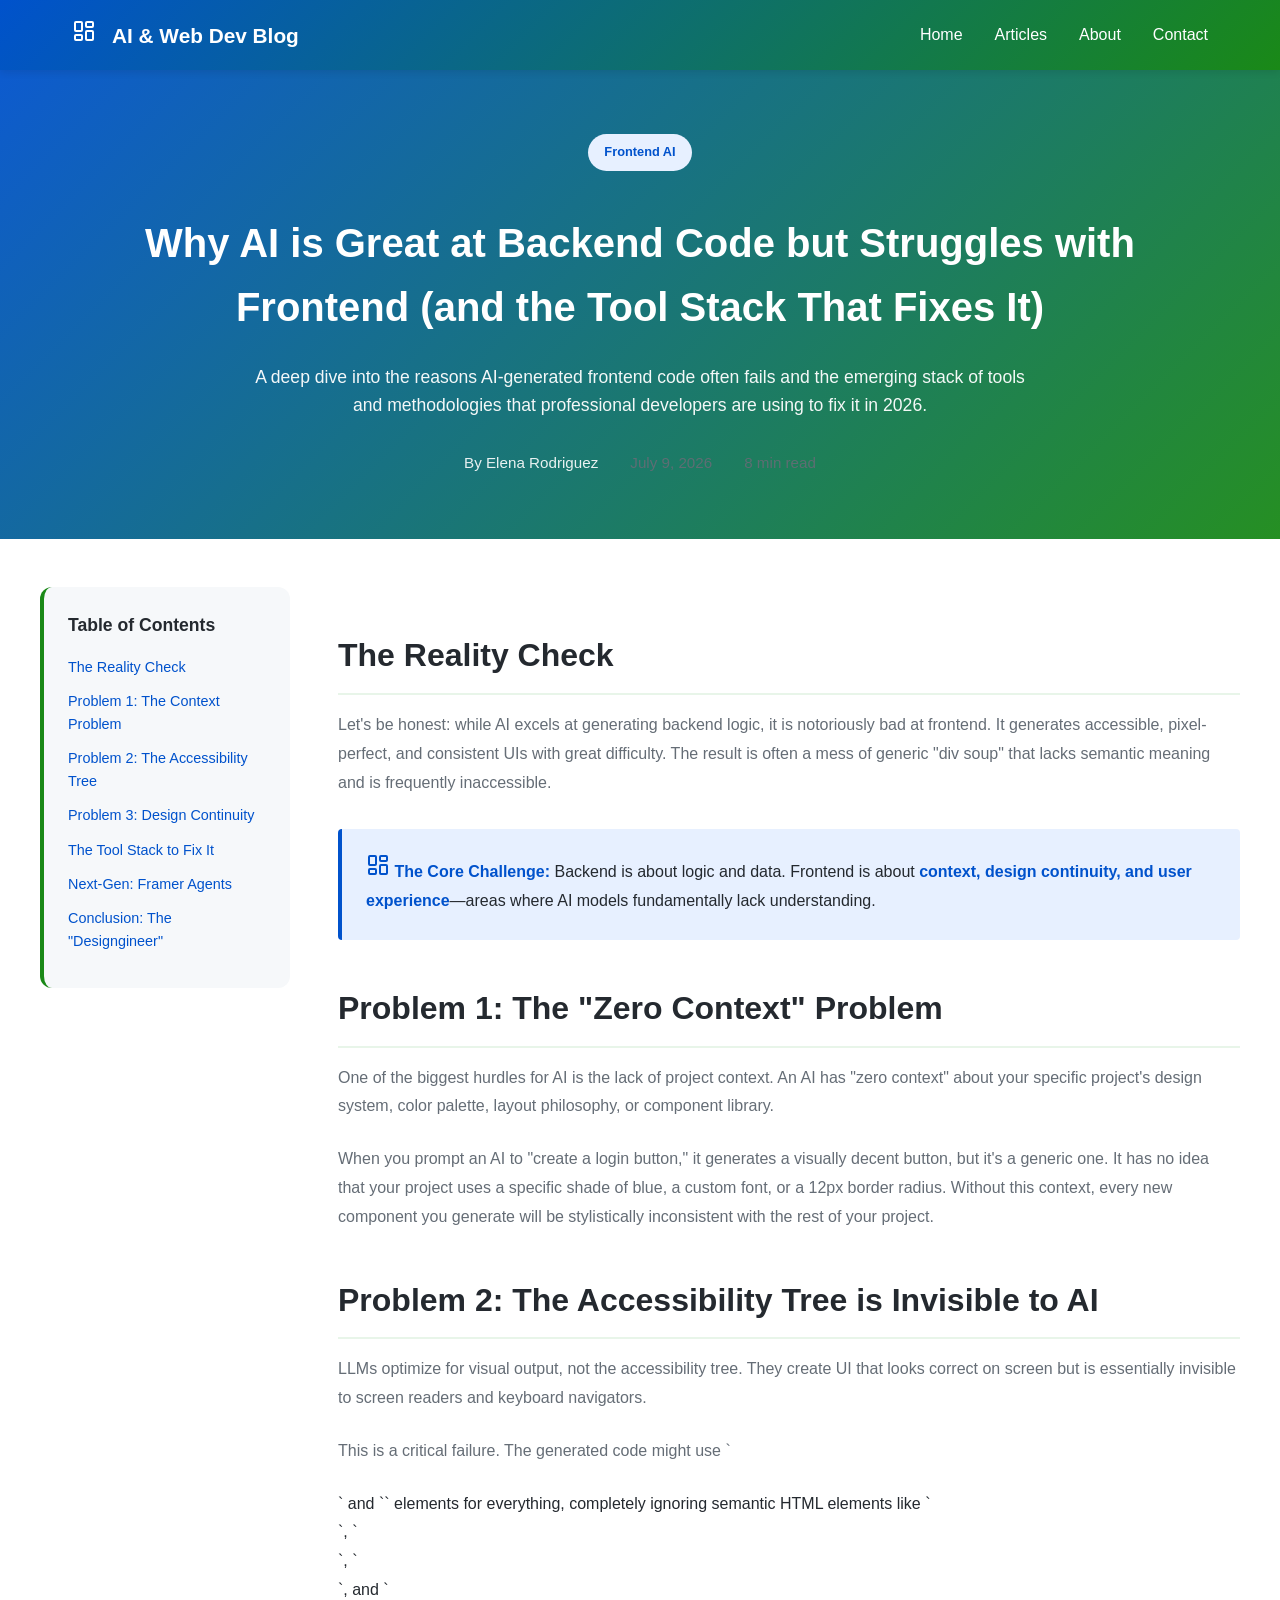
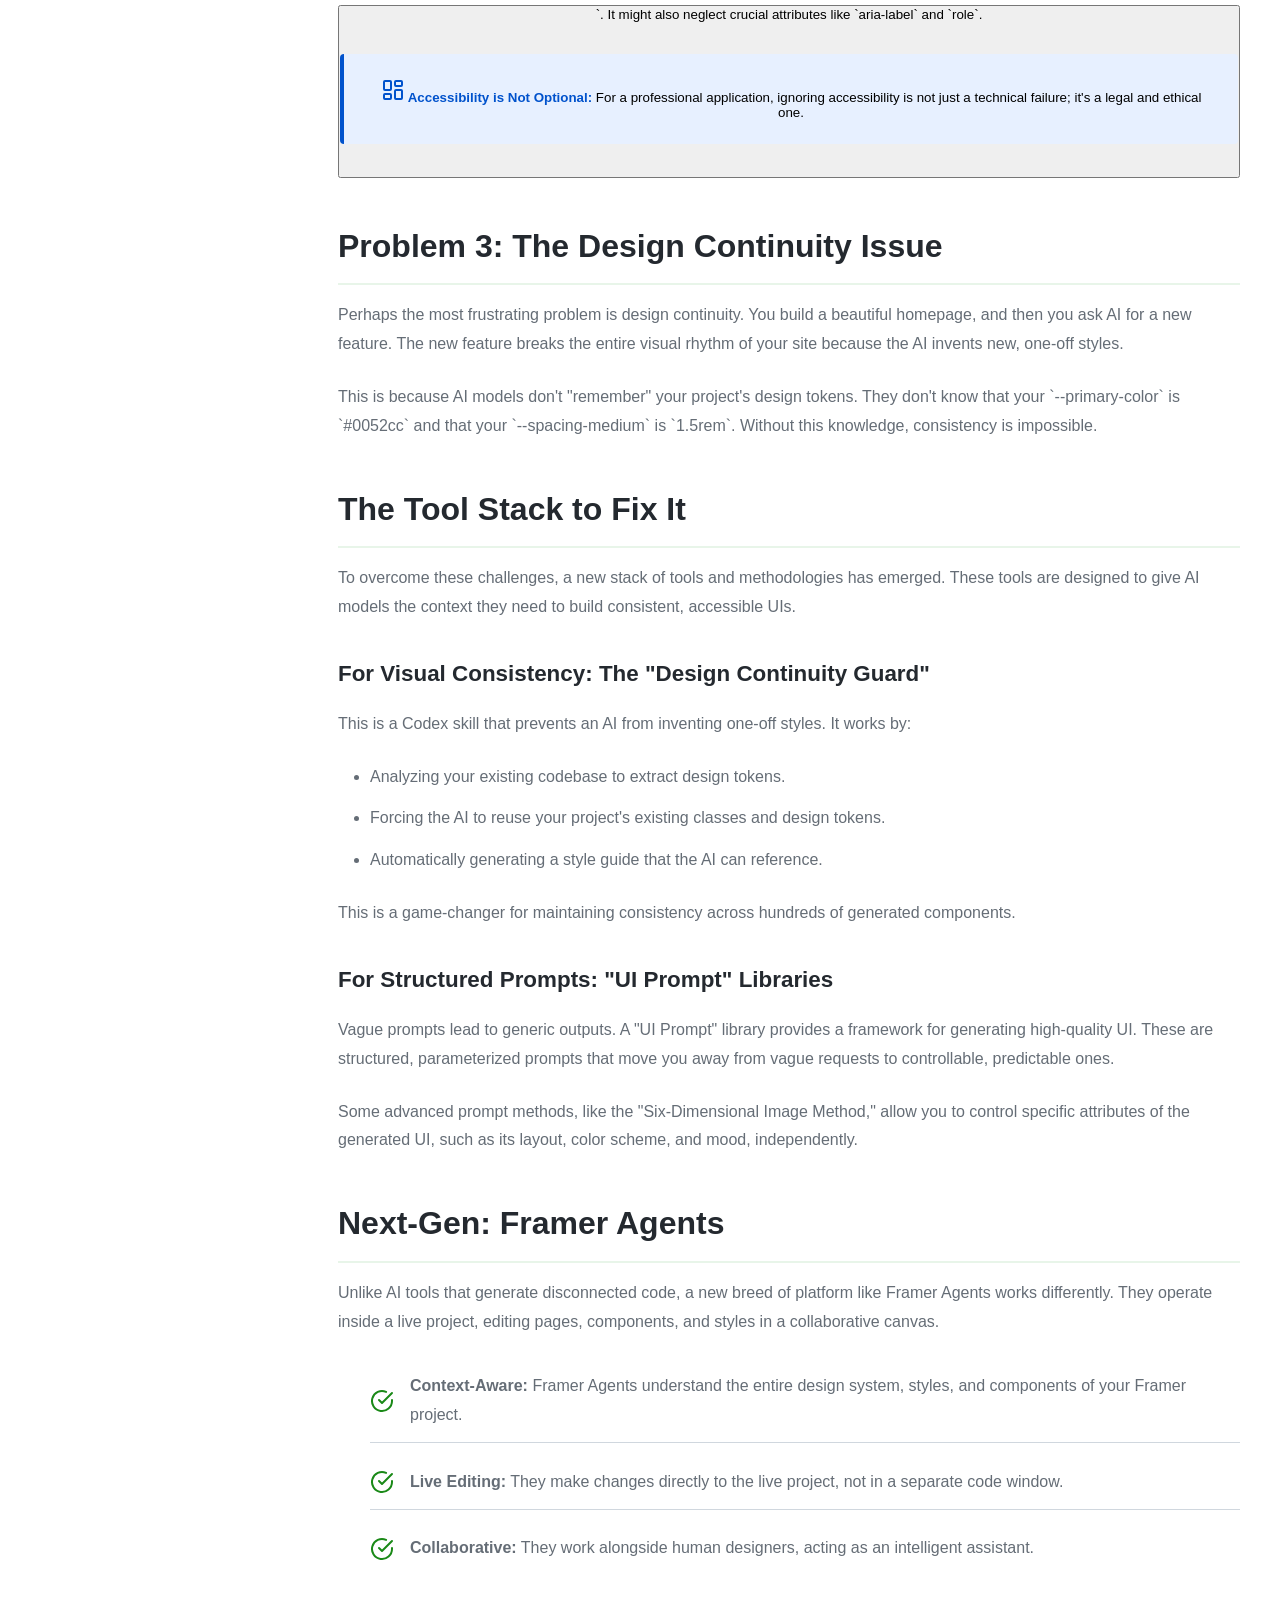
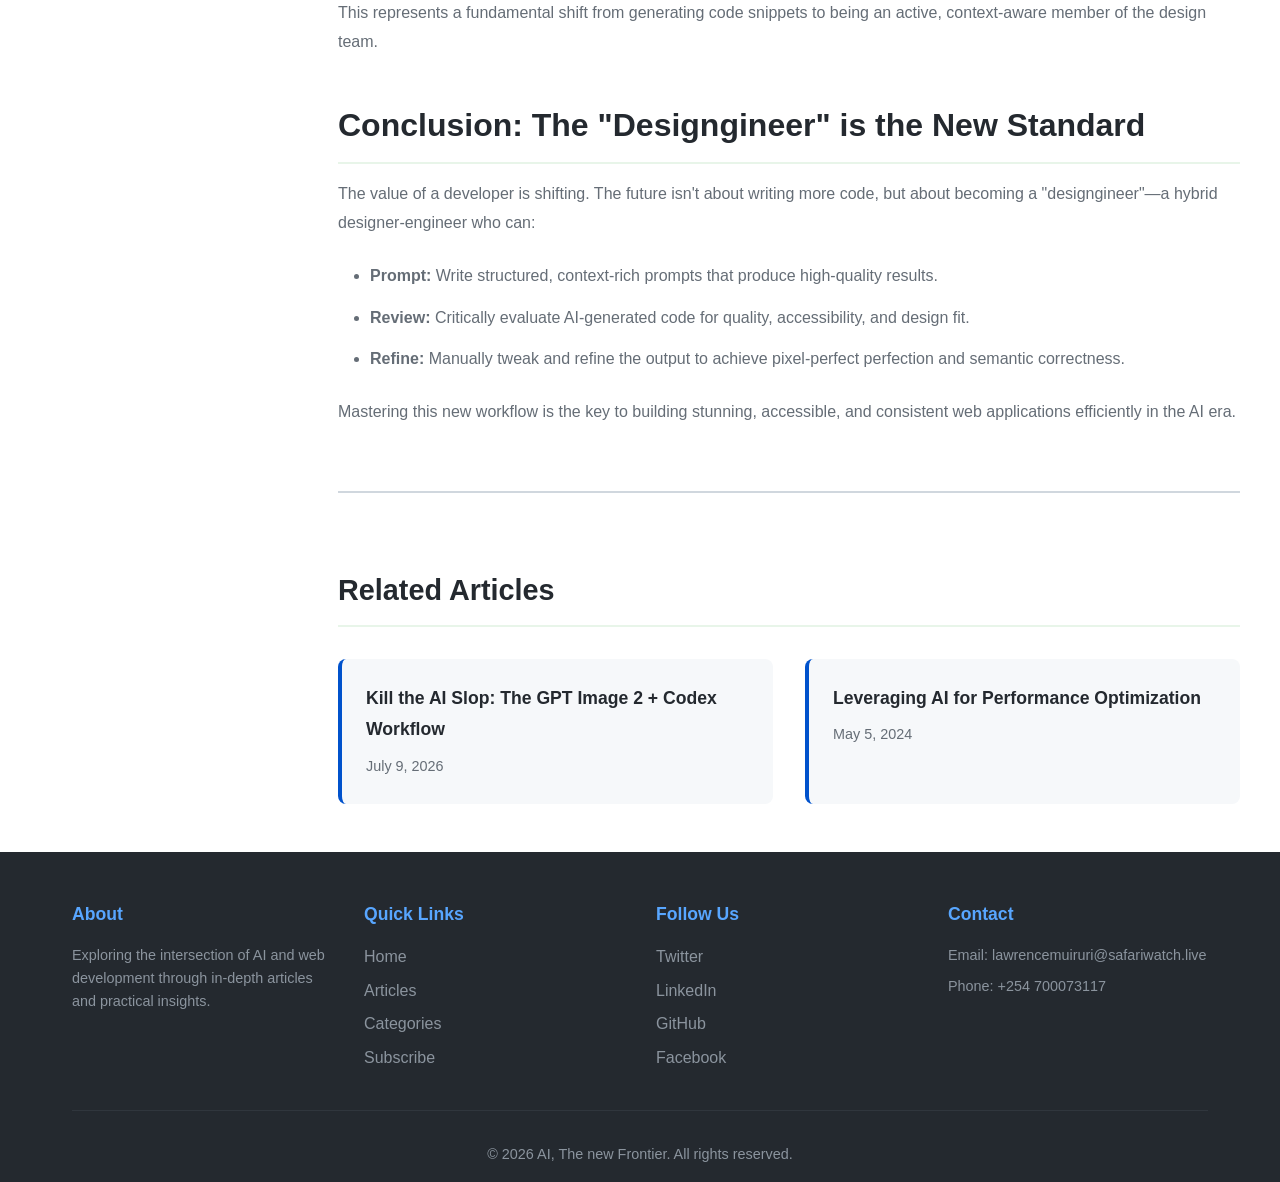
<file: article2.html>
<!DOCTYPE html>
<html lang="en">
<head>
    <meta charset="UTF-8">
    <meta name="viewport" content="width=device-width, initial-scale=1.0">
    <title>Why AI is Great at Backend but Struggles with Frontend (and the Tool Stack That Fixes It) | AI & Web Dev Blog</title>
    <link rel="stylesheet" href="styles.css">
    <script async src="https://pagead2.googlesyndication.com/pagead/js/adsbygoogle.js?client=ca-pub-3360916868105954"
     crossorigin="anonymous"></script>
</head>
<body>
    <!-- Navigation Bar -->
    <nav class="navbar">
        <div class="nav-container">
            <div class="logo">
                <span class="logo-icon"><svg xmlns="http://www.w3.org/2000/svg" width="24" height="24" viewBox="0 0 24 24" fill="none" stroke="currentColor" stroke-width="2" stroke-linecap="round" stroke-linejoin="round" class="lucide lucide-layout-dashboard-icon lucide-layout-dashboard"><rect width="7" height="9" x="3" y="3" rx="1"/><rect width="7" height="5" x="14" y="3" rx="1"/><rect width="7" height="9" x="14" y="12" rx="1"/><rect width="7" height="5" x="3" y="16" rx="1"/></svg></span>
                <h1>AI & Web Dev Blog</h1>
            </div>
            <ul class="nav-links">
                <li><a href="index.html">Home</a></li>
                <li><a href="index.html#articles">Articles</a></li>
                <li><a href="#">About</a></li>
                <li><a href="#">Contact</a></li>
            </ul>
        </div>
    </nav>

    <!-- Article Content -->
    <article class="article-page">
        <div class="article-hero">
            <div class="container">
                <span class="badge badge-blue">Frontend AI</span>
                <h1>Why AI is Great at Backend Code but Struggles with Frontend (and the Tool Stack That Fixes It)</h1>
                <p class="article-subtitle">A deep dive into the reasons AI-generated frontend code often fails and the emerging stack of tools and methodologies that professional developers are using to fix it in 2026.</p>
                <div class="article-meta-detailed">
                    <span class="author">By Elena Rodriguez</span>
                    <span class="date">July 9, 2026</span>
                    <span class="read-time">8 min read</span>
                </div>
            </div>
        </div>

        <div class="container article-container">
            <div class="article-layout">
                <aside class="article-sidebar">
                    <div class="toc">
                        <h3>Table of Contents</h3>
                        <ul>
                            <li><a href="#reality-check">The Reality Check</a></li>
                            <li><a href="#problem-context">Problem 1: The Context Problem</a></li>
                            <li><a href="#problem-a11y">Problem 2: The Accessibility Tree</a></li>
                            <li><a href="#problem-continuity">Problem 3: Design Continuity</a></li>
                            <li><a href="#tool-stack">The Tool Stack to Fix It</a></li>
                            <li><a href="#next-gen">Next-Gen: Framer Agents</a></li>
                            <li><a href="#conclusion-frontend">Conclusion: The "Designgineer"</a></li>
                        </ul>
                    </div>
                </aside>

                <main class="article-main">
                    <section id="reality-check">
                        <h2>The Reality Check</h2>
                        <p>Let's be honest: while AI excels at generating backend logic, it is notoriously bad at frontend. It generates accessible, pixel-perfect, and consistent UIs with great difficulty. The result is often a mess of generic "div soup" that lacks semantic meaning and is frequently inaccessible.</p>
                        <div class="pro-tip">
                            <strong><svg xmlns="http://www.w3.org/2000/svg" width="24" height="24" viewBox="0 0 24 24" fill="none" stroke="currentColor" stroke-width="2" stroke-linecap="round" stroke-linejoin="round" class="lucide lucide-layout-dashboard-icon lucide-layout-dashboard"><rect width="7" height="9" x="3" y="3" rx="1"/><rect width="7" height="5" x="14" y="3" rx="1"/><rect width="7" height="9" x="14" y="12" rx="1"/><rect width="7" height="5" x="3" y="16" rx="1"/></svg> The Core Challenge:</strong> Backend is about logic and data. Frontend is about <strong>context, design continuity, and user experience</strong>—areas where AI models fundamentally lack understanding.
                        </div>
                    </section>

                    <section id="problem-context">
                        <h2>Problem 1: The "Zero Context" Problem</h2>
                        <p>One of the biggest hurdles for AI is the lack of project context. An AI has "zero context" about your specific project's design system, color palette, layout philosophy, or component library.</p>
                        <p>When you prompt an AI to "create a login button," it generates a visually decent button, but it's a generic one. It has no idea that your project uses a specific shade of blue, a custom font, or a 12px border radius. Without this context, every new component you generate will be stylistically inconsistent with the rest of your project.</p>
                    </section>

                    <section id="problem-a11y">
                        <h2>Problem 2: The Accessibility Tree is Invisible to AI</h2>
                        <p>LLMs optimize for visual output, not the accessibility tree. They create UI that looks correct on screen but is essentially invisible to screen readers and keyboard navigators.</p>
                        <p>This is a critical failure. The generated code might use `<div>` and `<span>` elements for everything, completely ignoring semantic HTML elements like `<nav>`, `<main>`, `<article>`, and `<button>`. It might also neglect crucial attributes like `aria-label` and `role`.</p>
                        <div class="pro-tip">
                            <strong><svg xmlns="http://www.w3.org/2000/svg" width="24" height="24" viewBox="0 0 24 24" fill="none" stroke="currentColor" stroke-width="2" stroke-linecap="round" stroke-linejoin="round" class="lucide lucide-layout-dashboard-icon lucide-layout-dashboard"><rect width="7" height="9" x="3" y="3" rx="1"/><rect width="7" height="5" x="14" y="3" rx="1"/><rect width="7" height="9" x="14" y="12" rx="1"/><rect width="7" height="5" x="3" y="16" rx="1"/></svg> Accessibility is Not Optional:</strong> For a professional application, ignoring accessibility is not just a technical failure; it's a legal and ethical one.
                        </div>
                    </section>

                    <section id="problem-continuity">
                        <h2>Problem 3: The Design Continuity Issue</h2>
                        <p>Perhaps the most frustrating problem is design continuity. You build a beautiful homepage, and then you ask AI for a new feature. The new feature breaks the entire visual rhythm of your site because the AI invents new, one-off styles.</p>
                        <p>This is because AI models don't "remember" your project's design tokens. They don't know that your `--primary-color` is `#0052cc` and that your `--spacing-medium` is `1.5rem`. Without this knowledge, consistency is impossible.</p>
                    </section>

                    <section id="tool-stack">
                        <h2>The Tool Stack to Fix It</h2>
                        <p>To overcome these challenges, a new stack of tools and methodologies has emerged. These tools are designed to give AI models the context they need to build consistent, accessible UIs.</p>

                        <h3>For Visual Consistency: The "Design Continuity Guard"</h3>
                        <p>This is a Codex skill that prevents an AI from inventing one-off styles. It works by:</p>
                        <ul>
                            <li>Analyzing your existing codebase to extract design tokens.</li>
                            <li>Forcing the AI to reuse your project's existing classes and design tokens.</li>
                            <li>Automatically generating a style guide that the AI can reference.</li>
                        </ul>
                        <p>This is a game-changer for maintaining consistency across hundreds of generated components.</p>

                        <h3>For Structured Prompts: "UI Prompt" Libraries</h3>
                        <p>Vague prompts lead to generic outputs. A "UI Prompt" library provides a framework for generating high-quality UI. These are structured, parameterized prompts that move you away from vague requests to controllable, predictable ones.</p>
                        <p>Some advanced prompt methods, like the "Six-Dimensional Image Method," allow you to control specific attributes of the generated UI, such as its layout, color scheme, and mood, independently.</p>
                    </section>

                    <section id="next-gen">
                        <h2>Next-Gen: Framer Agents</h2>
                        <p>Unlike AI tools that generate disconnected code, a new breed of platform like Framer Agents works differently. They operate inside a live project, editing pages, components, and styles in a collaborative canvas.</p>
                        <ul class="checklist">
                            <li><strong>Context-Aware:</strong> Framer Agents understand the entire design system, styles, and components of your Framer project.</li>
                            <li><strong>Live Editing:</strong> They make changes directly to the live project, not in a separate code window.</li>
                            <li><strong>Collaborative:</strong> They work alongside human designers, acting as an intelligent assistant.</li>
                        </ul>
                        <p>This represents a fundamental shift from generating code snippets to being an active, context-aware member of the design team.</p>
                    </section>

                    <section id="conclusion-frontend">
                        <h2>Conclusion: The "Designgineer" is the New Standard</h2>
                        <p>The value of a developer is shifting. The future isn't about writing more code, but about becoming a "designgineer"—a hybrid designer-engineer who can:</p>
                        <ul>
                            <li><strong>Prompt:</strong> Write structured, context-rich prompts that produce high-quality results.</li>
                            <li><strong>Review:</strong> Critically evaluate AI-generated code for quality, accessibility, and design fit.</li>
                            <li><strong>Refine:</strong> Manually tweak and refine the output to achieve pixel-perfect perfection and semantic correctness.</li>
                        </ul>
                        <p>Mastering this new workflow is the key to building stunning, accessible, and consistent web applications efficiently in the AI era.</p>
                    </section>
                    <section class="related-articles">
                        <h2>Related Articles</h2>
                        <div class="related-grid">
                            <a href="article1.html" class="related-card">
                                <h4>Kill the AI Slop: The GPT Image 2 + Codex Workflow</h4>
                                <p>July 9, 2026</p>
                            </a>
                            <a href="article3.html" class="related-card">
                                <h4>Leveraging AI for Performance Optimization</h4>
                                <p>May 5, 2024</p>
                            </a>
                        </div>
                    </section>
                </main>
            </div>
        </div>
    </article>

    <!-- Footer -->
    <footer class="footer">
        <div class="container">
            <div class="footer-content">
                <div class="footer-section">
                    <h5>About</h5>
                    <p>Exploring the intersection of AI and web development through in-depth articles and practical insights.</p>
                </div>
                <div class="footer-section">
                    <h5>Quick Links</h5>
                    <ul>
                        <li><a href="index.html">Home</a></li>
                        <li><a href="index.html#articles">Articles</a></li>
                        <li><a href="#">Categories</a></li>
                        <li><a href="#">Subscribe</a></li>
                    </ul>
                </div>
                <div class="footer-section">
                    <h5>Follow Us</h5>
                    <div class="social-links">
                        <ul>
                        <li><a href="https://x.com/@muirurilawrenc1" target="_blank">Twitter</a></li>
                        <li><a href="https://linkedin.com/in/njenga-lawrence-604391a1?" target="_blank">LinkedIn</a></li>
                        <li><a href="https://github.com/loloncium" target="_blank">GitHub</a></li>
                        <li><a href="https://facebook.com/profile.php?id=61579081265857" target="_blank">Facebook</a></li>
                        </ul>
                    </div>
                </div>
                <div class="footer-section">
                    <h5>Contact</h5>
                    <p>Email: lawrencemuiruri@safariwatch.live</p>
                    <p>Phone: +254 700073117</p>
                </div>
            </div>
            <div class="footer-bottom">
                <p>&copy; 2026 AI, The new Frontier. All rights reserved.</p>
            </div>
        </div>
    </footer>
</body>
</html>
</file>
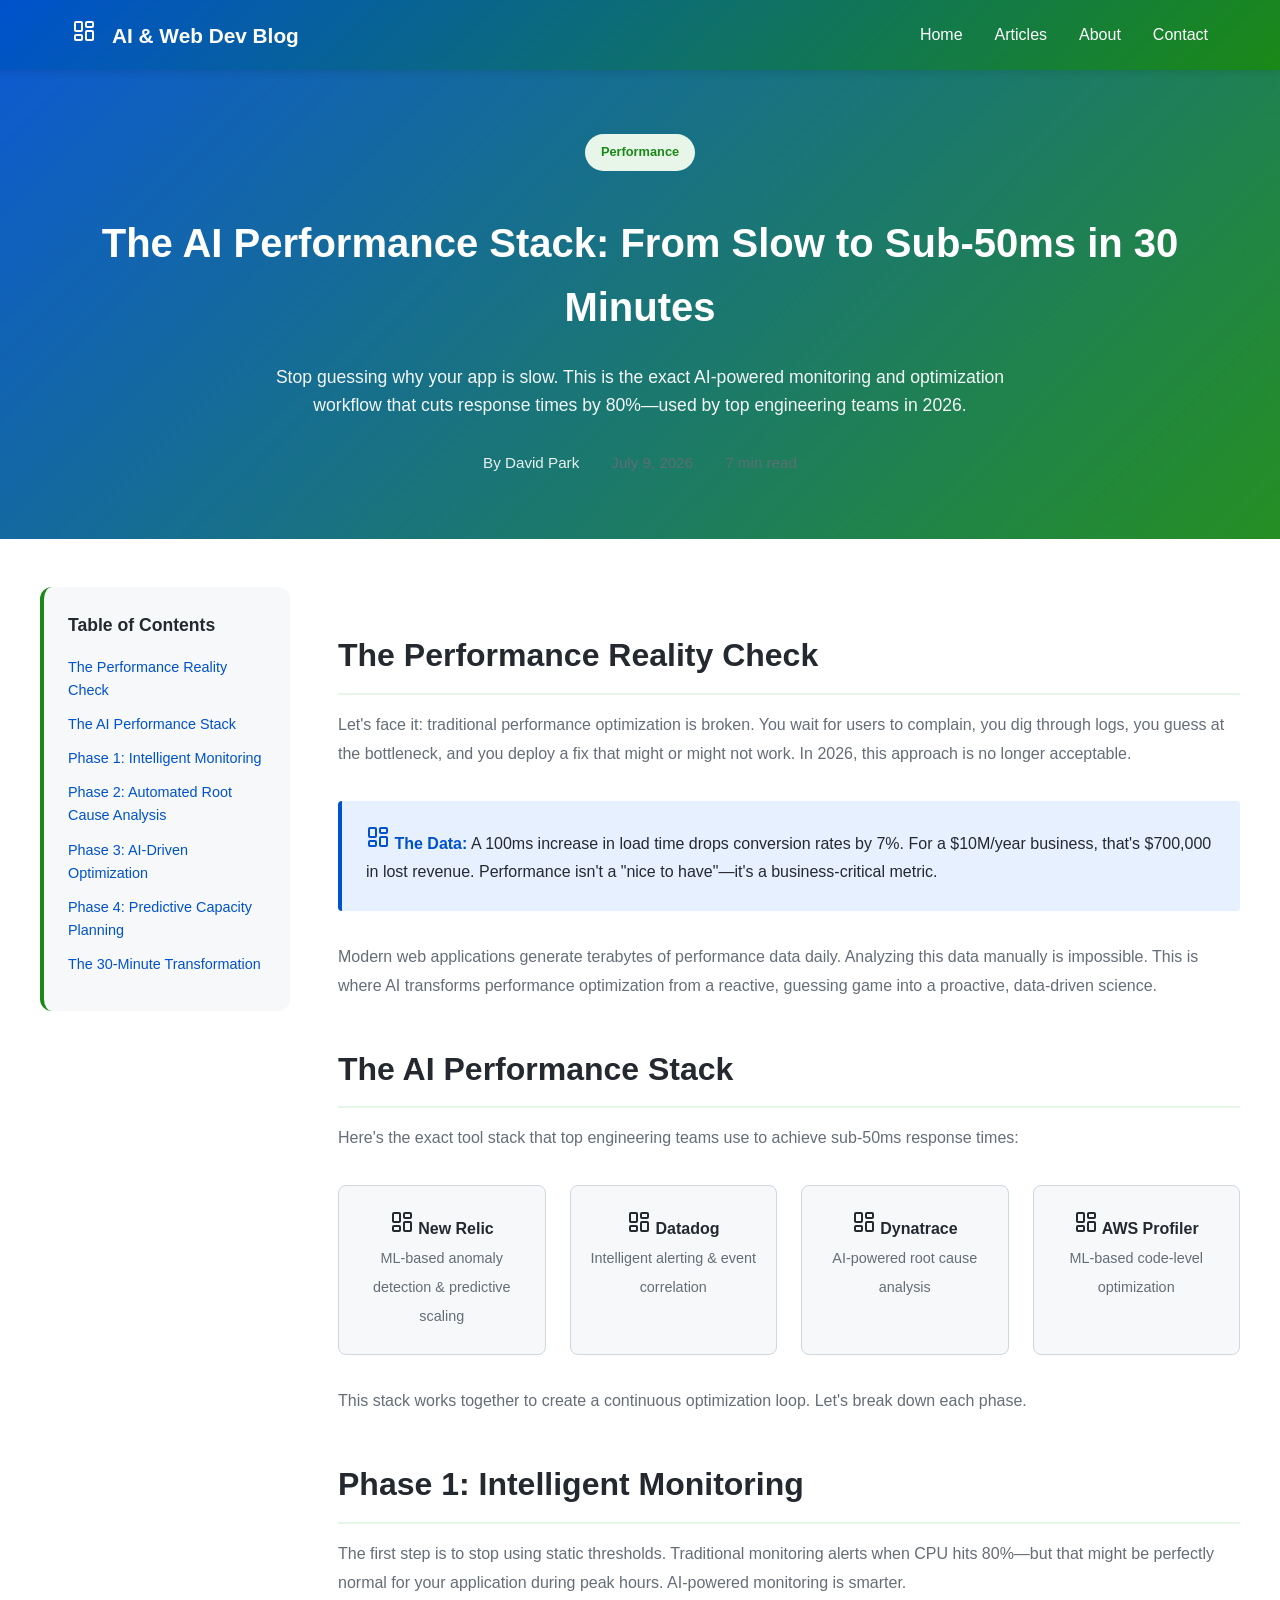
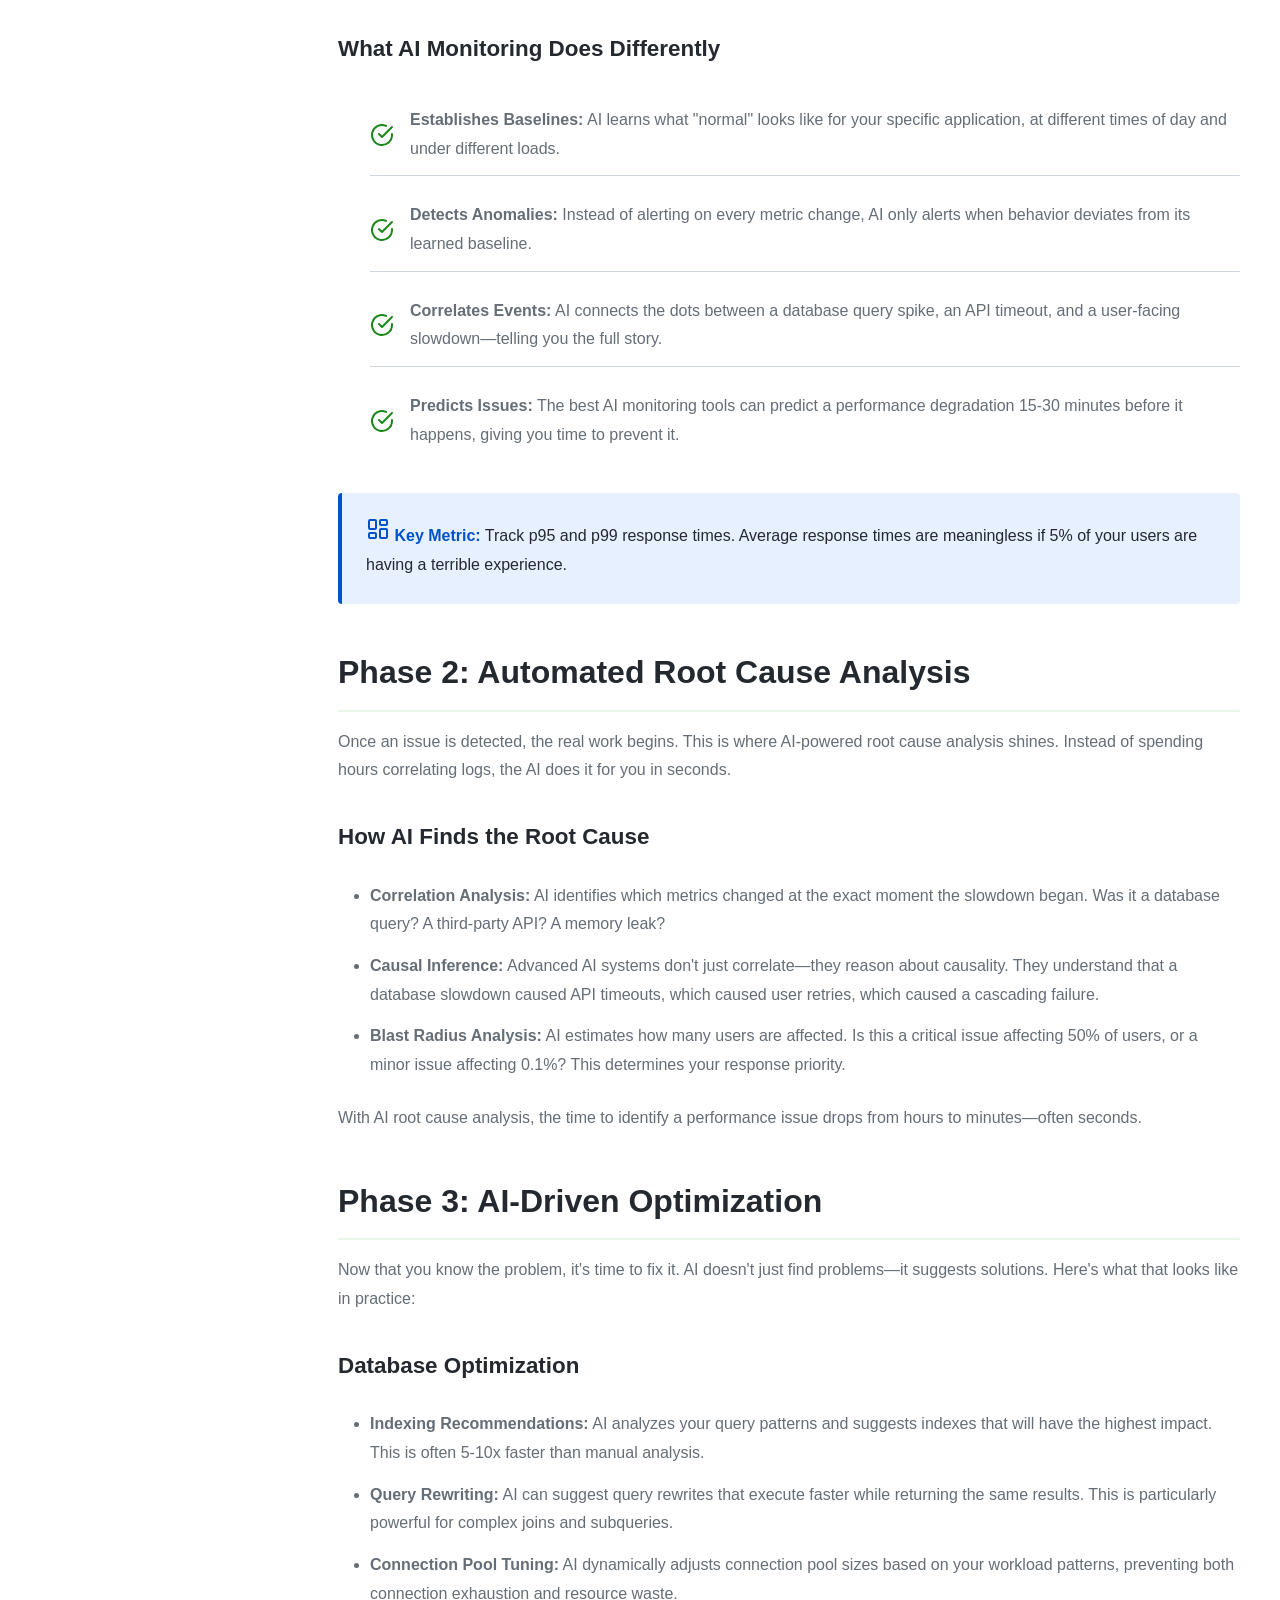
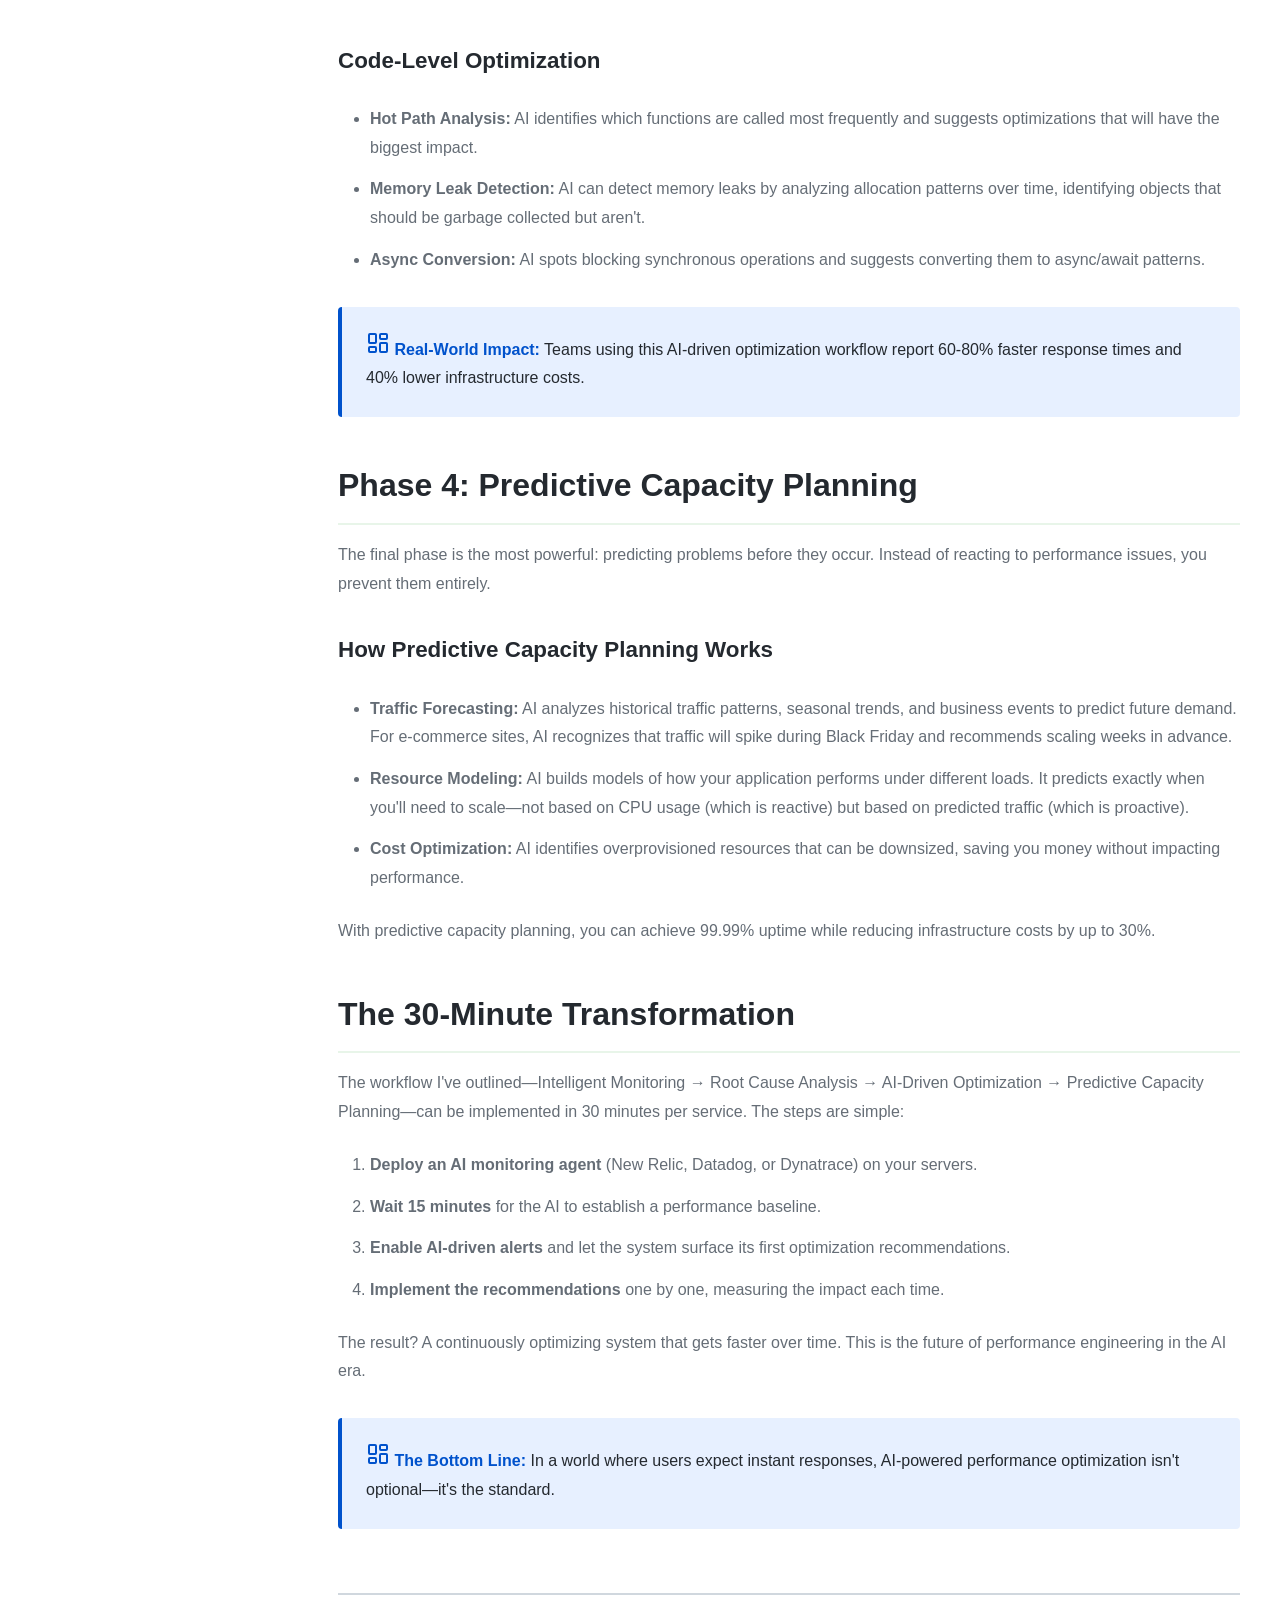
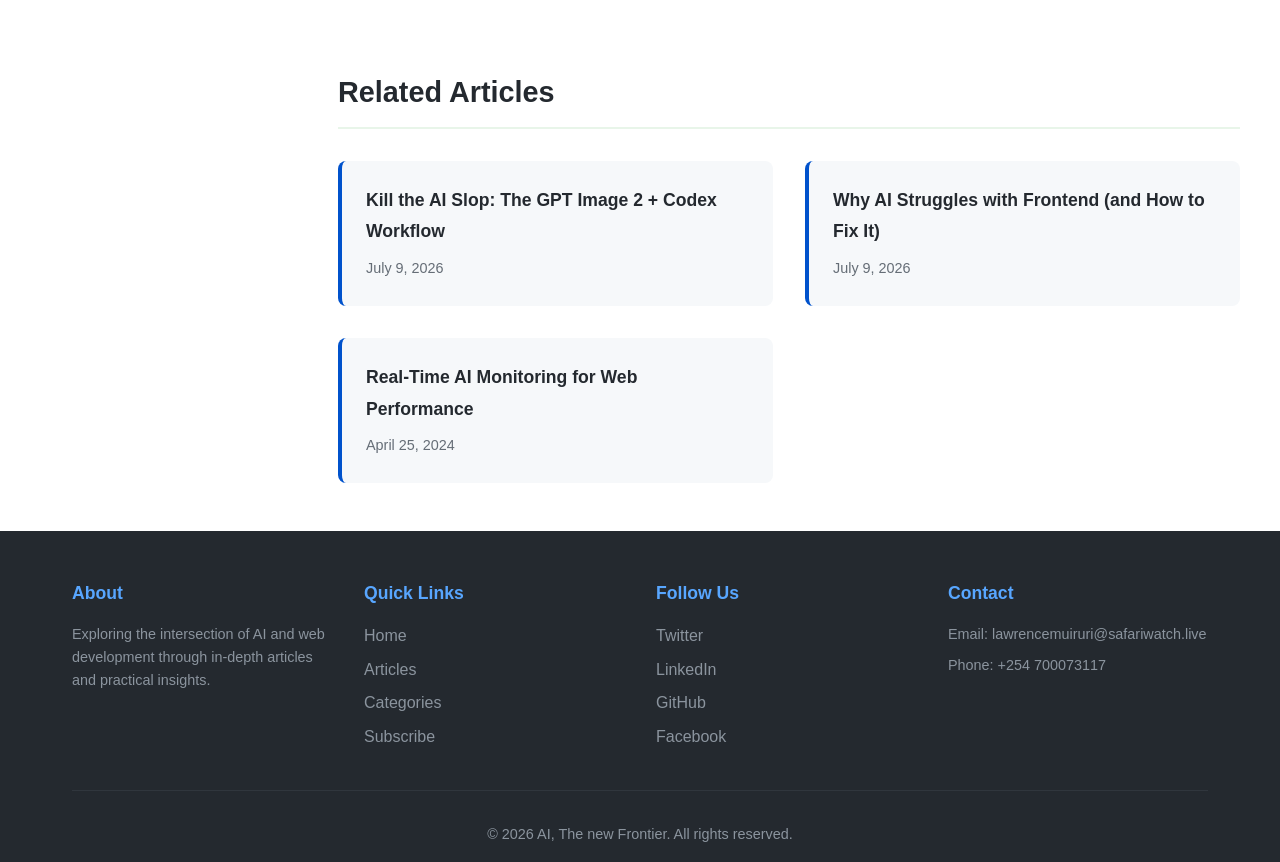
<file: article3.html>
<!DOCTYPE html>
<html lang="en">
<head>
    <meta charset="UTF-8">
    <meta name="viewport" content="width=device-width, initial-scale=1.0">
    <title>The AI Performance Stack: From Slow to Sub-50ms in 30 Minutes | AI & Web Dev Blog</title>
    <link rel="stylesheet" href="styles.css">
    <script async src="https://pagead2.googlesyndication.com/pagead/js/adsbygoogle.js?client=ca-pub-3360916868105954"
     crossorigin="anonymous"></script>
</head>
<body>
    <!-- Navigation Bar -->
    <nav class="navbar">
        <div class="nav-container">
            <div class="logo">
                <span class="logo-icon"><svg xmlns="http://www.w3.org/2000/svg" width="24" height="24" viewBox="0 0 24 24" fill="none" stroke="currentColor" stroke-width="2" stroke-linecap="round" stroke-linejoin="round" class="lucide lucide-layout-dashboard-icon lucide-layout-dashboard"><rect width="7" height="9" x="3" y="3" rx="1"/><rect width="7" height="5" x="14" y="3" rx="1"/><rect width="7" height="9" x="14" y="12" rx="1"/><rect width="7" height="5" x="3" y="16" rx="1"/></svg></span>
                <h1>AI & Web Dev Blog</h1>
            </div>
            <ul class="nav-links">
                <li><a href="index.html">Home</a></li>
                <li><a href="index.html#articles">Articles</a></li>
                <li><a href="#">About</a></li>
                <li><a href="#">Contact</a></li>
            </ul>
        </div>
    </nav>

    <!-- Article Content -->
    <article class="article-page">
        <div class="article-hero">
            <div class="container">
                <span class="badge badge-green">Performance</span>
                <h1>The AI Performance Stack: From Slow to Sub-50ms in 30 Minutes</h1>
                <p class="article-subtitle">Stop guessing why your app is slow. This is the exact AI-powered monitoring and optimization workflow that cuts response times by 80%—used by top engineering teams in 2026.</p>
                <div class="article-meta-detailed">
                    <span class="author">By David Park</span>
                    <span class="date">July 9, 2026</span>
                    <span class="read-time">7 min read</span>
                </div>
            </div>
        </div>

        <div class="container article-container">
            <div class="article-layout">
                <aside class="article-sidebar">
                    <div class="toc">
                        <h3>Table of Contents</h3>
                        <ul>
                            <li><a href="#perf-reality">The Performance Reality Check</a></li>
                            <li><a href="#perf-stack">The AI Performance Stack</a></li>
                            <li><a href="#perf-monitor">Phase 1: Intelligent Monitoring</a></li>
                            <li><a href="#perf-analyze">Phase 2: Automated Root Cause Analysis</a></li>
                            <li><a href="#perf-fix">Phase 3: AI-Driven Optimization</a></li>
                            <li><a href="#perf-predict">Phase 4: Predictive Capacity Planning</a></li>
                            <li><a href="#perf-conclusion">The 30-Minute Transformation</a></li>
                        </ul>
                    </div>
                </aside>

                <main class="article-main">
                    <section id="perf-reality">
                        <h2>The Performance Reality Check</h2>
                        <p>Let's face it: traditional performance optimization is broken. You wait for users to complain, you dig through logs, you guess at the bottleneck, and you deploy a fix that might or might not work. In 2026, this approach is no longer acceptable.</p>
                        <div class="pro-tip">
                            <strong><svg xmlns="http://www.w3.org/2000/svg" width="24" height="24" viewBox="0 0 24 24" fill="none" stroke="currentColor" stroke-width="2" stroke-linecap="round" stroke-linejoin="round" class="lucide lucide-layout-dashboard-icon lucide-layout-dashboard"><rect width="7" height="9" x="3" y="3" rx="1"/><rect width="7" height="5" x="14" y="3" rx="1"/><rect width="7" height="9" x="14" y="12" rx="1"/><rect width="7" height="5" x="3" y="16" rx="1"/></svg> The Data:</strong> A 100ms increase in load time drops conversion rates by 7%. For a $10M/year business, that's $700,000 in lost revenue. Performance isn't a "nice to have"—it's a business-critical metric.
                        </div>
                        <p>Modern web applications generate terabytes of performance data daily. Analyzing this data manually is impossible. This is where AI transforms performance optimization from a reactive, guessing game into a proactive, data-driven science.</p>
                    </section>

                    <section id="perf-stack">
                        <h2>The AI Performance Stack</h2>
                        <p>Here's the exact tool stack that top engineering teams use to achieve sub-50ms response times:</p>
                        <div class="stack-grid">
                            <div class="stack-item">
                                <span class="label"><svg xmlns="http://www.w3.org/2000/svg" width="24" height="24" viewBox="0 0 24 24" fill="none" stroke="currentColor" stroke-width="2" stroke-linecap="round" stroke-linejoin="round" class="lucide lucide-layout-dashboard-icon lucide-layout-dashboard"><rect width="7" height="9" x="3" y="3" rx="1"/><rect width="7" height="5" x="14" y="3" rx="1"/><rect width="7" height="9" x="14" y="12" rx="1"/><rect width="7" height="5" x="3" y="16" rx="1"/></svg> New Relic</span>
                                <span class="desc">ML-based anomaly detection & predictive scaling</span>
                            </div>
                            <div class="stack-item">
                                <span class="label"><svg xmlns="http://www.w3.org/2000/svg" width="24" height="24" viewBox="0 0 24 24" fill="none" stroke="currentColor" stroke-width="2" stroke-linecap="round" stroke-linejoin="round" class="lucide lucide-layout-dashboard-icon lucide-layout-dashboard"><rect width="7" height="9" x="3" y="3" rx="1"/><rect width="7" height="5" x="14" y="3" rx="1"/><rect width="7" height="9" x="14" y="12" rx="1"/><rect width="7" height="5" x="3" y="16" rx="1"/></svg> Datadog</span>
                                <span class="desc">Intelligent alerting & event correlation</span>
                            </div>
                            <div class="stack-item">
                                <span class="label"><svg xmlns="http://www.w3.org/2000/svg" width="24" height="24" viewBox="0 0 24 24" fill="none" stroke="currentColor" stroke-width="2" stroke-linecap="round" stroke-linejoin="round" class="lucide lucide-layout-dashboard-icon lucide-layout-dashboard"><rect width="7" height="9" x="3" y="3" rx="1"/><rect width="7" height="5" x="14" y="3" rx="1"/><rect width="7" height="9" x="14" y="12" rx="1"/><rect width="7" height="5" x="3" y="16" rx="1"/></svg> Dynatrace</span>
                                <span class="desc">AI-powered root cause analysis</span>
                            </div>
                            <div class="stack-item">
                                <span class="label"><svg xmlns="http://www.w3.org/2000/svg" width="24" height="24" viewBox="0 0 24 24" fill="none" stroke="currentColor" stroke-width="2" stroke-linecap="round" stroke-linejoin="round" class="lucide lucide-layout-dashboard-icon lucide-layout-dashboard"><rect width="7" height="9" x="3" y="3" rx="1"/><rect width="7" height="5" x="14" y="3" rx="1"/><rect width="7" height="9" x="14" y="12" rx="1"/><rect width="7" height="5" x="3" y="16" rx="1"/></svg> AWS Profiler</span>
                                <span class="desc">ML-based code-level optimization</span>
                            </div>
                        </div>
                        <p>This stack works together to create a continuous optimization loop. Let's break down each phase.</p>
                    </section>

                    <section id="perf-monitor">
                        <h2>Phase 1: Intelligent Monitoring</h2>
                        <p>The first step is to stop using static thresholds. Traditional monitoring alerts when CPU hits 80%—but that might be perfectly normal for your application during peak hours. AI-powered monitoring is smarter.</p>
                        <h3>What AI Monitoring Does Differently</h3>
                        <ul class="checklist">
                            <li><strong>Establishes Baselines:</strong> AI learns what "normal" looks like for your specific application, at different times of day and under different loads.</li>
                            <li><strong>Detects Anomalies:</strong> Instead of alerting on every metric change, AI only alerts when behavior deviates from its learned baseline.</li>
                            <li><strong>Correlates Events:</strong> AI connects the dots between a database query spike, an API timeout, and a user-facing slowdown—telling you the full story.</li>
                            <li><strong>Predicts Issues:</strong> The best AI monitoring tools can predict a performance degradation 15-30 minutes before it happens, giving you time to prevent it.</li>
                        </ul>
                        <div class="pro-tip">
                            <strong><svg xmlns="http://www.w3.org/2000/svg" width="24" height="24" viewBox="0 0 24 24" fill="none" stroke="currentColor" stroke-width="2" stroke-linecap="round" stroke-linejoin="round" class="lucide lucide-layout-dashboard-icon lucide-layout-dashboard"><rect width="7" height="9" x="3" y="3" rx="1"/><rect width="7" height="5" x="14" y="3" rx="1"/><rect width="7" height="9" x="14" y="12" rx="1"/><rect width="7" height="5" x="3" y="16" rx="1"/></svg> Key Metric:</strong> Track p95 and p99 response times. Average response times are meaningless if 5% of your users are having a terrible experience.
                        </div>
                    </section>

                    <section id="perf-analyze">
                        <h2>Phase 2: Automated Root Cause Analysis</h2>
                        <p>Once an issue is detected, the real work begins. This is where AI-powered root cause analysis shines. Instead of spending hours correlating logs, the AI does it for you in seconds.</p>
                        <h3>How AI Finds the Root Cause</h3>
                        <ul>
                            <li><strong>Correlation Analysis:</strong> AI identifies which metrics changed at the exact moment the slowdown began. Was it a database query? A third-party API? A memory leak?</li>
                            <li><strong>Causal Inference:</strong> Advanced AI systems don't just correlate—they reason about causality. They understand that a database slowdown caused API timeouts, which caused user retries, which caused a cascading failure.</li>
                            <li><strong>Blast Radius Analysis:</strong> AI estimates how many users are affected. Is this a critical issue affecting 50% of users, or a minor issue affecting 0.1%? This determines your response priority.</li>
                        </ul>
                        <p>With AI root cause analysis, the time to identify a performance issue drops from hours to minutes—often seconds.</p>
                    </section>

                    <section id="perf-fix">
                        <h2>Phase 3: AI-Driven Optimization</h2>
                        <p>Now that you know the problem, it's time to fix it. AI doesn't just find problems—it suggests solutions. Here's what that looks like in practice:</p>
                        <h3>Database Optimization</h3>
                        <ul>
                            <li><strong>Indexing Recommendations:</strong> AI analyzes your query patterns and suggests indexes that will have the highest impact. This is often 5-10x faster than manual analysis.</li>
                            <li><strong>Query Rewriting:</strong> AI can suggest query rewrites that execute faster while returning the same results. This is particularly powerful for complex joins and subqueries.</li>
                            <li><strong>Connection Pool Tuning:</strong> AI dynamically adjusts connection pool sizes based on your workload patterns, preventing both connection exhaustion and resource waste.</li>
                        </ul>
                        <h3>Code-Level Optimization</h3>
                        <ul>
                            <li><strong>Hot Path Analysis:</strong> AI identifies which functions are called most frequently and suggests optimizations that will have the biggest impact.</li>
                            <li><strong>Memory Leak Detection:</strong> AI can detect memory leaks by analyzing allocation patterns over time, identifying objects that should be garbage collected but aren't.</li>
                            <li><strong>Async Conversion:</strong> AI spots blocking synchronous operations and suggests converting them to async/await patterns.</li>
                        </ul>
                        <div class="pro-tip">
                            <strong><svg xmlns="http://www.w3.org/2000/svg" width="24" height="24" viewBox="0 0 24 24" fill="none" stroke="currentColor" stroke-width="2" stroke-linecap="round" stroke-linejoin="round" class="lucide lucide-layout-dashboard-icon lucide-layout-dashboard"><rect width="7" height="9" x="3" y="3" rx="1"/><rect width="7" height="5" x="14" y="3" rx="1"/><rect width="7" height="9" x="14" y="12" rx="1"/><rect width="7" height="5" x="3" y="16" rx="1"/></svg> Real-World Impact:</strong> Teams using this AI-driven optimization workflow report 60-80% faster response times and 40% lower infrastructure costs.
                        </div>
                    </section>

                    <section id="perf-predict">
                        <h2>Phase 4: Predictive Capacity Planning</h2>
                        <p>The final phase is the most powerful: predicting problems before they occur. Instead of reacting to performance issues, you prevent them entirely.</p>
                        <h3>How Predictive Capacity Planning Works</h3>
                        <ul>
                            <li><strong>Traffic Forecasting:</strong> AI analyzes historical traffic patterns, seasonal trends, and business events to predict future demand. For e-commerce sites, AI recognizes that traffic will spike during Black Friday and recommends scaling weeks in advance.</li>
                            <li><strong>Resource Modeling:</strong> AI builds models of how your application performs under different loads. It predicts exactly when you'll need to scale—not based on CPU usage (which is reactive) but based on predicted traffic (which is proactive).</li>
                            <li><strong>Cost Optimization:</strong> AI identifies overprovisioned resources that can be downsized, saving you money without impacting performance.</li>
                        </ul>
                        <p>With predictive capacity planning, you can achieve 99.99% uptime while reducing infrastructure costs by up to 30%.</p>
                    </section>

                    <section id="perf-conclusion">
                        <h2>The 30-Minute Transformation</h2>
                        <p>The workflow I've outlined—Intelligent Monitoring → Root Cause Analysis → AI-Driven Optimization → Predictive Capacity Planning—can be implemented in 30 minutes per service. The steps are simple:</p>
                        <ol>
                            <li><strong>Deploy an AI monitoring agent</strong> (New Relic, Datadog, or Dynatrace) on your servers.</li>
                            <li><strong>Wait 15 minutes</strong> for the AI to establish a performance baseline.</li>
                            <li><strong>Enable AI-driven alerts</strong> and let the system surface its first optimization recommendations.</li>
                            <li><strong>Implement the recommendations</strong> one by one, measuring the impact each time.</li>
                        </ol>
                        <p>The result? A continuously optimizing system that gets faster over time. This is the future of performance engineering in the AI era.</p>
                        <div class="pro-tip">
                            <strong><svg xmlns="http://www.w3.org/2000/svg" width="24" height="24" viewBox="0 0 24 24" fill="none" stroke="currentColor" stroke-width="2" stroke-linecap="round" stroke-linejoin="round" class="lucide lucide-layout-dashboard-icon lucide-layout-dashboard"><rect width="7" height="9" x="3" y="3" rx="1"/><rect width="7" height="5" x="14" y="3" rx="1"/><rect width="7" height="9" x="14" y="12" rx="1"/><rect width="7" height="5" x="3" y="16" rx="1"/></svg> The Bottom Line:</strong> In a world where users expect instant responses, AI-powered performance optimization isn't optional—it's the standard.
                        </div>
                    </section>
                    <section class="related-articles">
                        <h2>Related Articles</h2>
                        <div class="related-grid">
                            <a href="article1.html" class="related-card">
                                <h4>Kill the AI Slop: The GPT Image 2 + Codex Workflow</h4>
                                <p>July 9, 2026</p>
                            </a>
                            <a href="article2.html" class="related-card">
                                <h4>Why AI Struggles with Frontend (and How to Fix It)</h4>
                                <p>July 9, 2026</p>
                            </a>
                            <a href="article6.html" class="related-card">
                                <h4>Real-Time AI Monitoring for Web Performance</h4>
                                <p>April 25, 2024</p>
                            </a>
                        </div>
                    </section>
                </main>
            </div>
        </div>
    </article>

    <!-- Footer -->
    <footer class="footer">
        <div class="container">
            <div class="footer-content">
                <div class="footer-section">
                    <h5>About</h5>
                    <p>Exploring the intersection of AI and web development through in-depth articles and practical insights.</p>
                </div>
                <div class="footer-section">
                    <h5>Quick Links</h5>
                    <ul>
                        <li><a href="index.html">Home</a></li>
                        <li><a href="index.html#articles">Articles</a></li>
                        <li><a href="#">Categories</a></li>
                        <li><a href="#">Subscribe</a></li>
                    </ul>
                </div>
                <div class="footer-section">
                    <h5>Follow Us</h5>
                    <div class="social-links">
                        <ul>
                        <li><a href="https://x.com/@muirurilawrenc1" target="_blank">Twitter</a></li>
                        <li><a href="https://linkedin.com/in/njenga-lawrence-604391a1?" target="_blank">LinkedIn</a></li>
                        <li><a href="https://github.com/loloncium" target="_blank">GitHub</a></li>
                        <li><a href="https://facebook.com/profile.php?id=61579081265857" target="_blank">Facebook</a></li>
                        </ul>
                    </div>
                </div>
                <div class="footer-section">
                    <h5>Contact</h5>
                    <p>Email: lawrencemuiruri@safariwatch.live</p>
                    <p>Phone: +254 700073117</p>
                </div>
            </div>
            <div class="footer-bottom">
                <p>&copy; 2026 AI, The new Frontier. All rights reserved.</p>
            </div>
        </div>
    </footer>
</body>
</html>
</file>
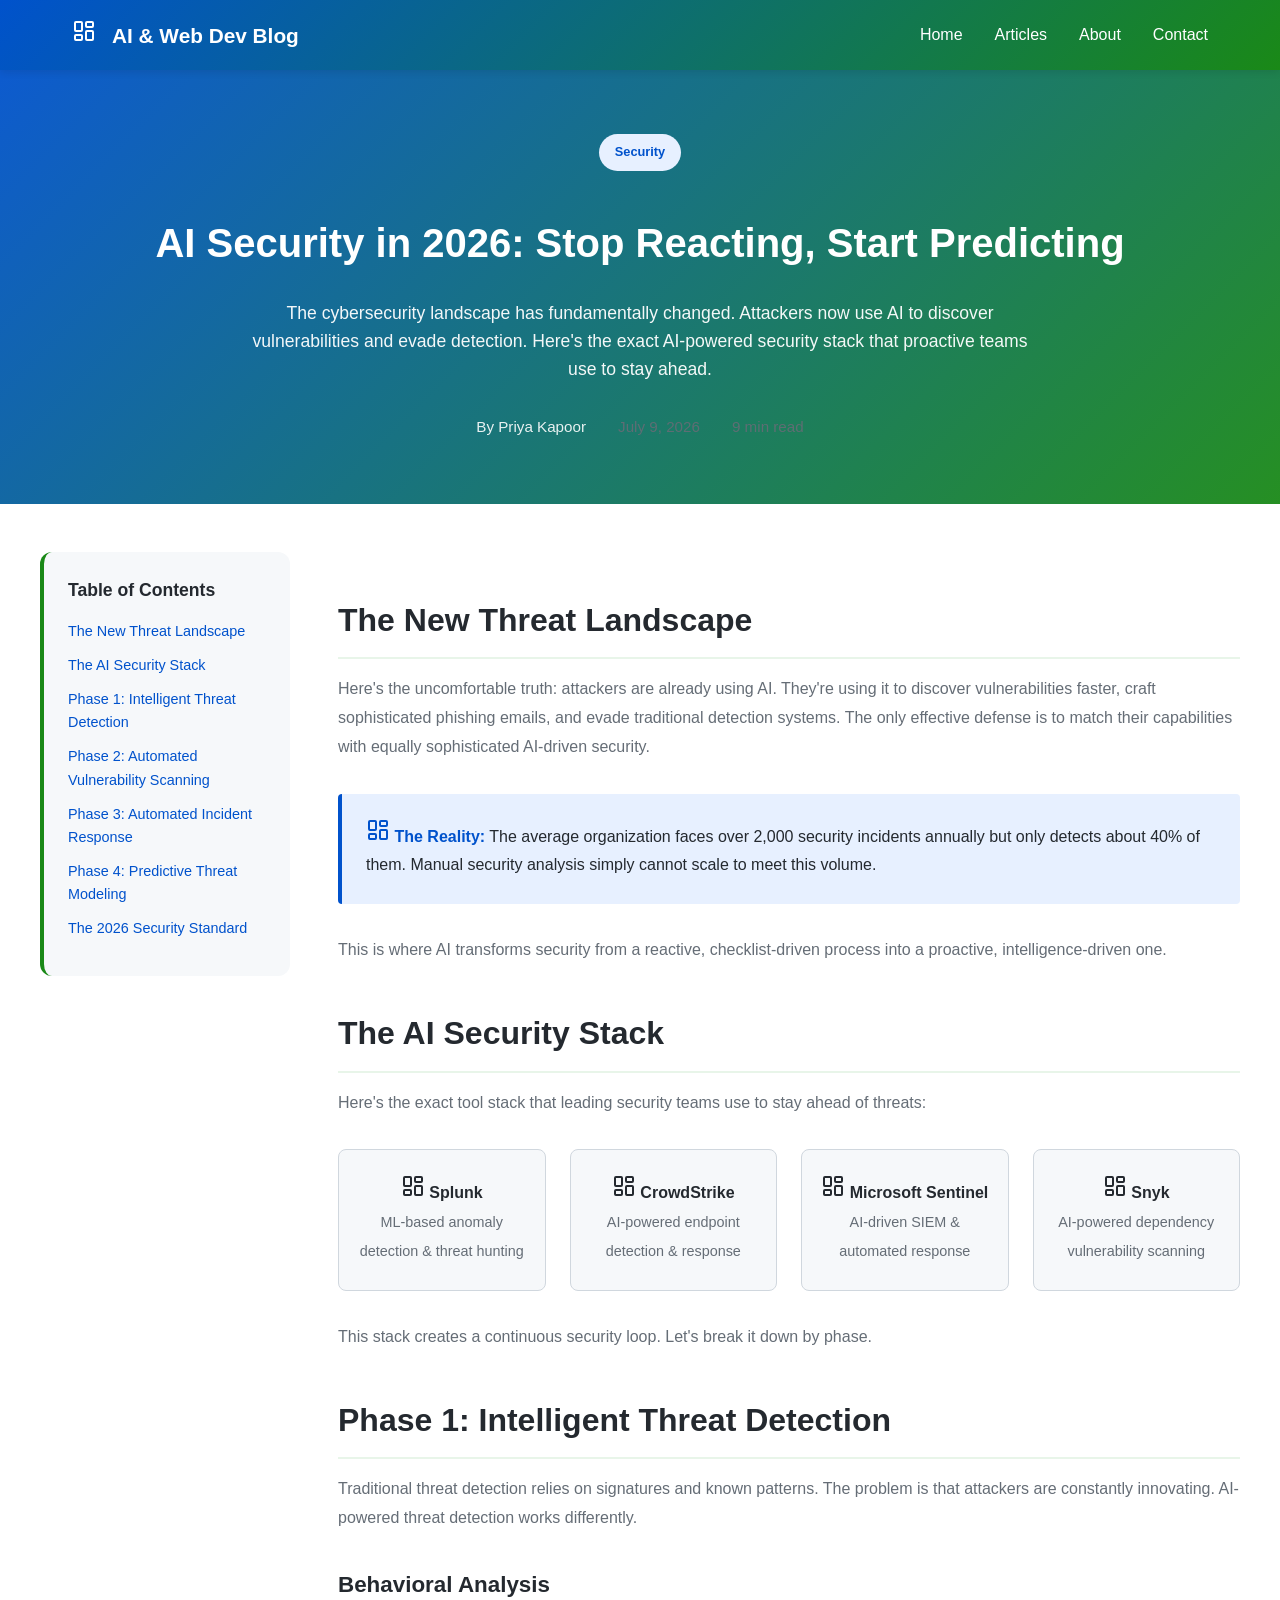
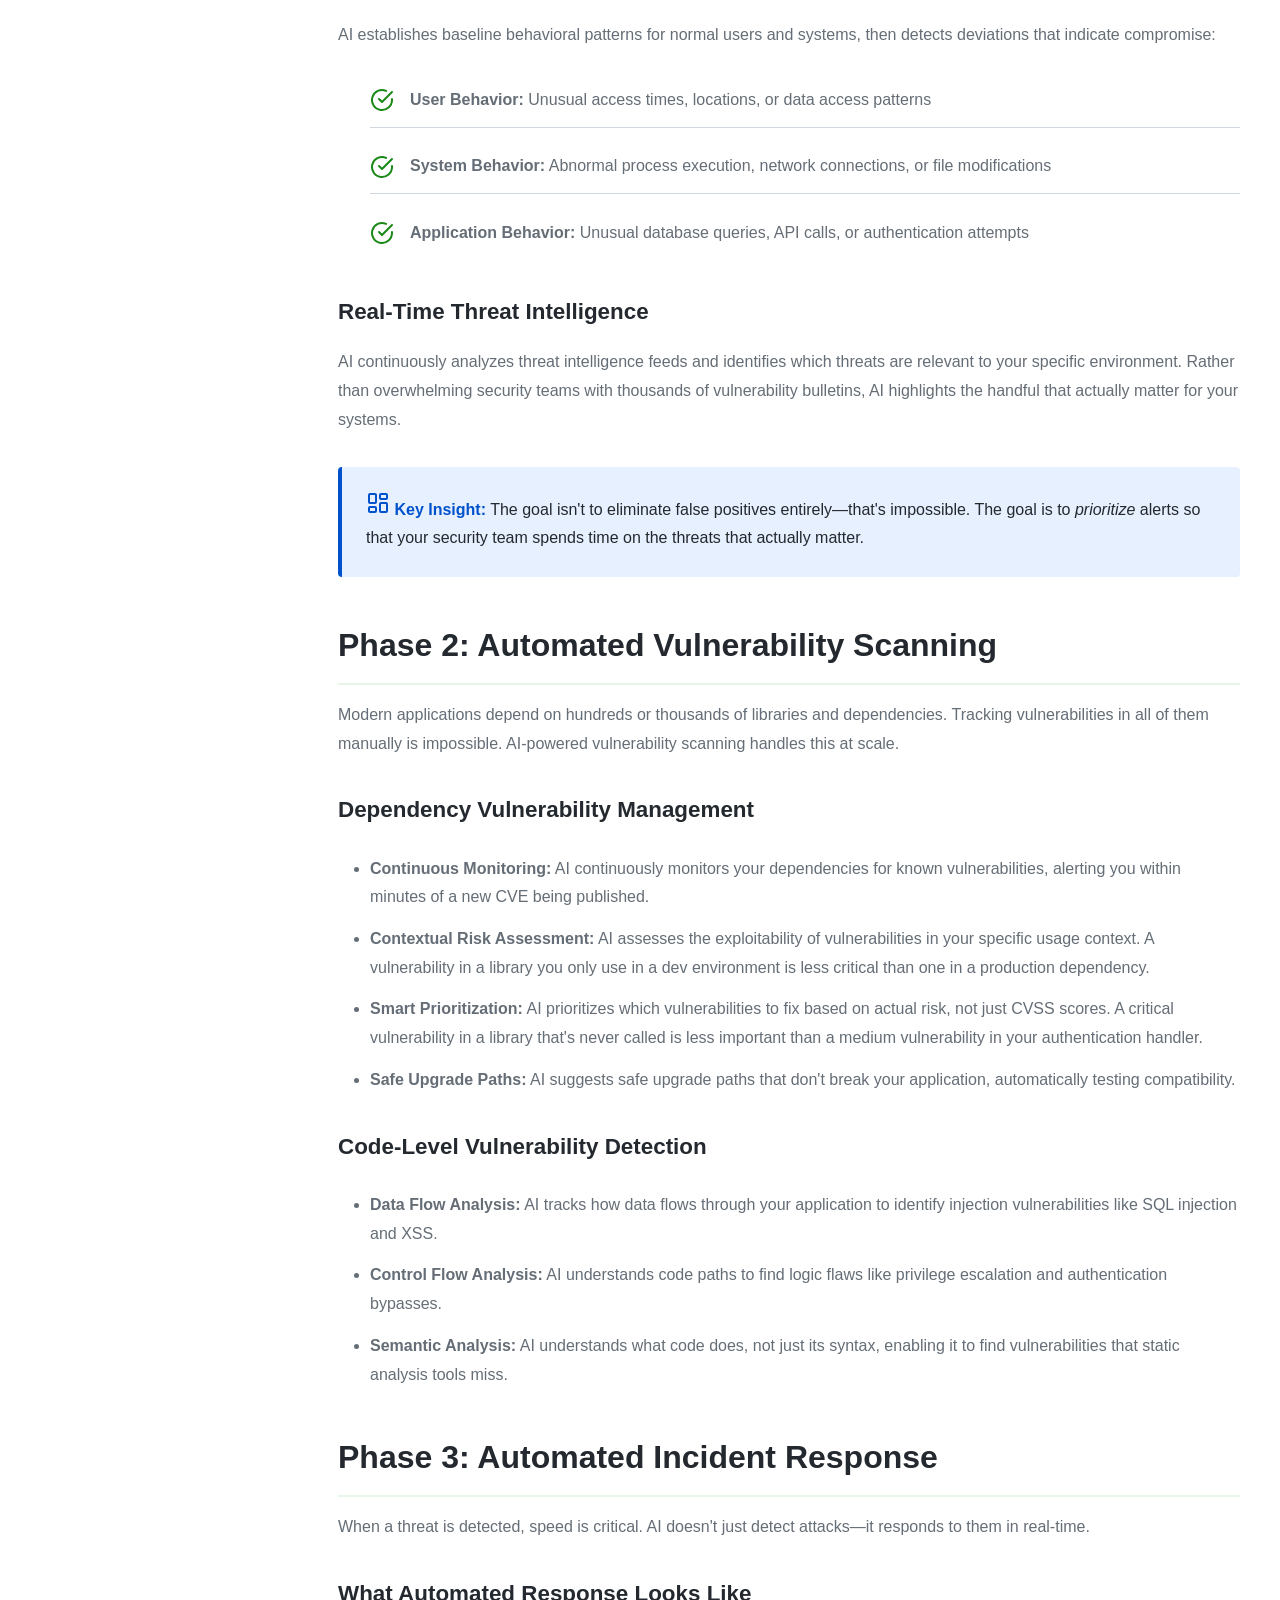
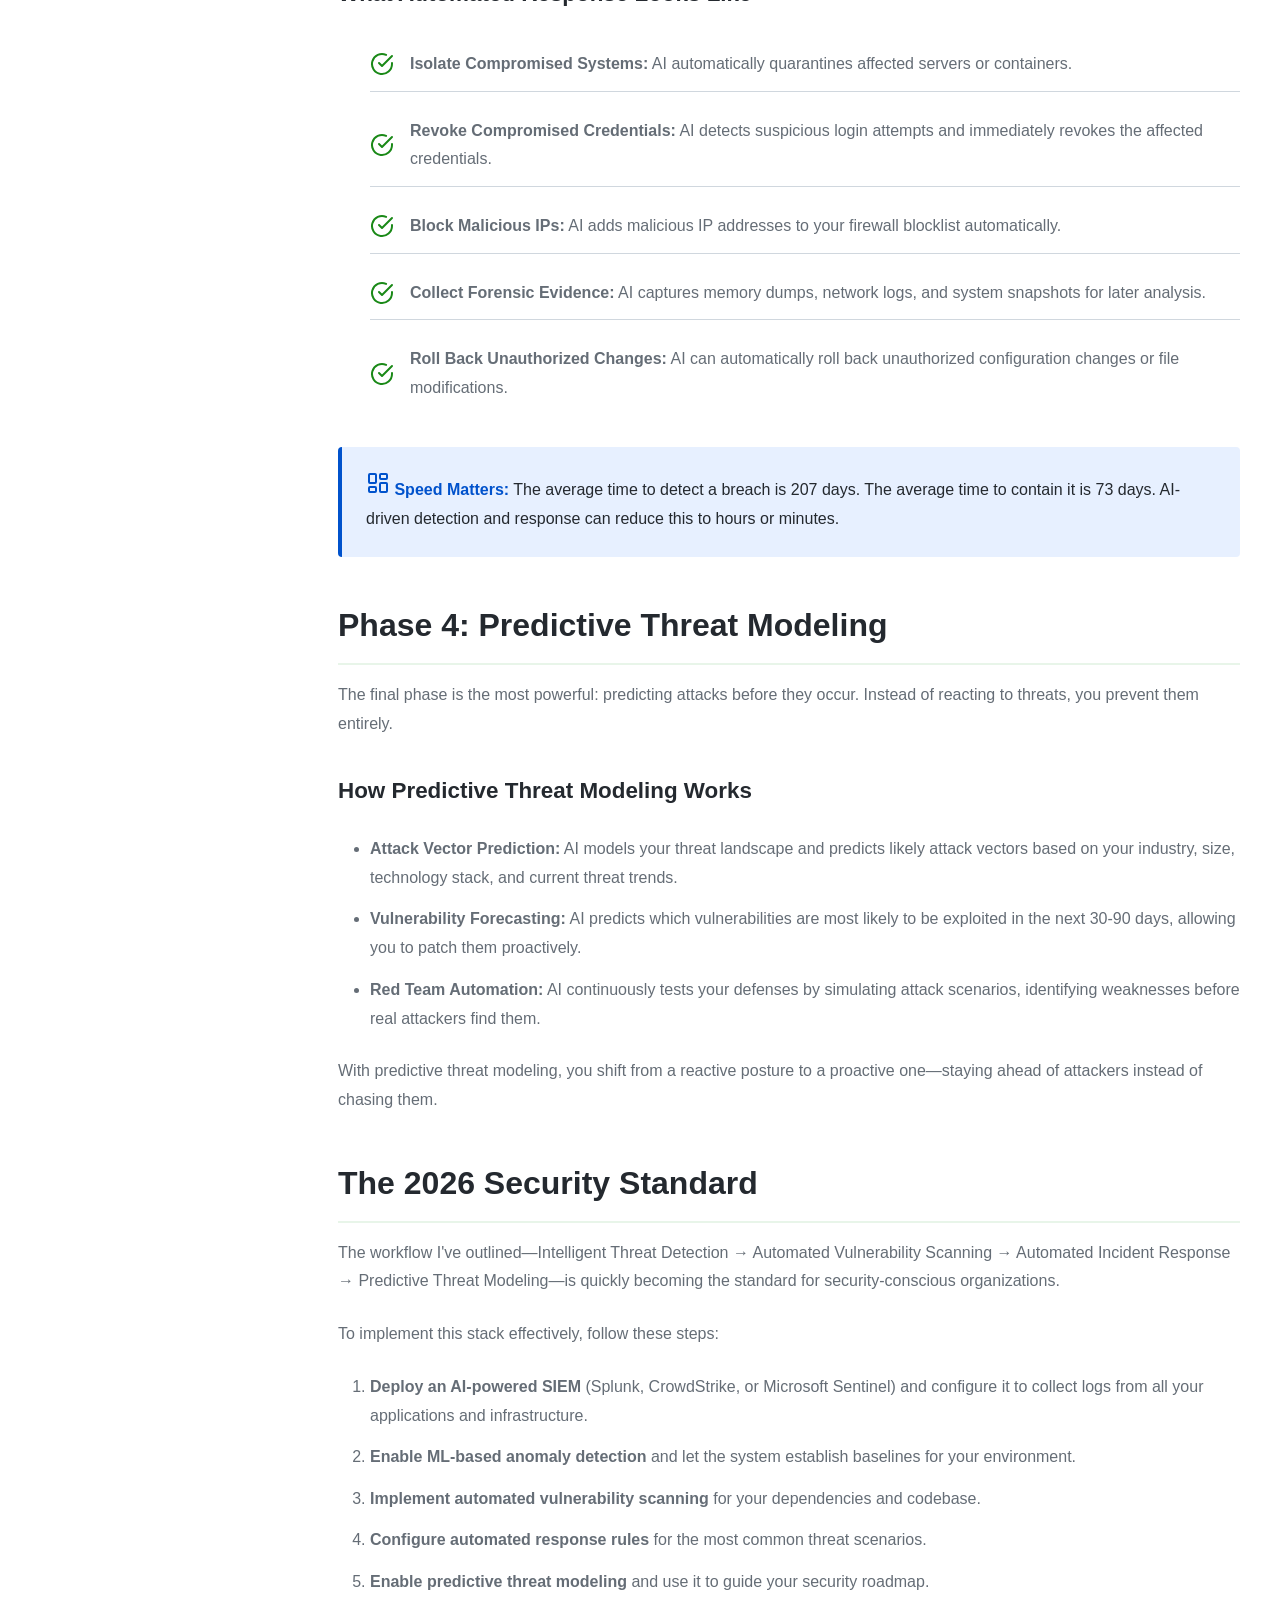
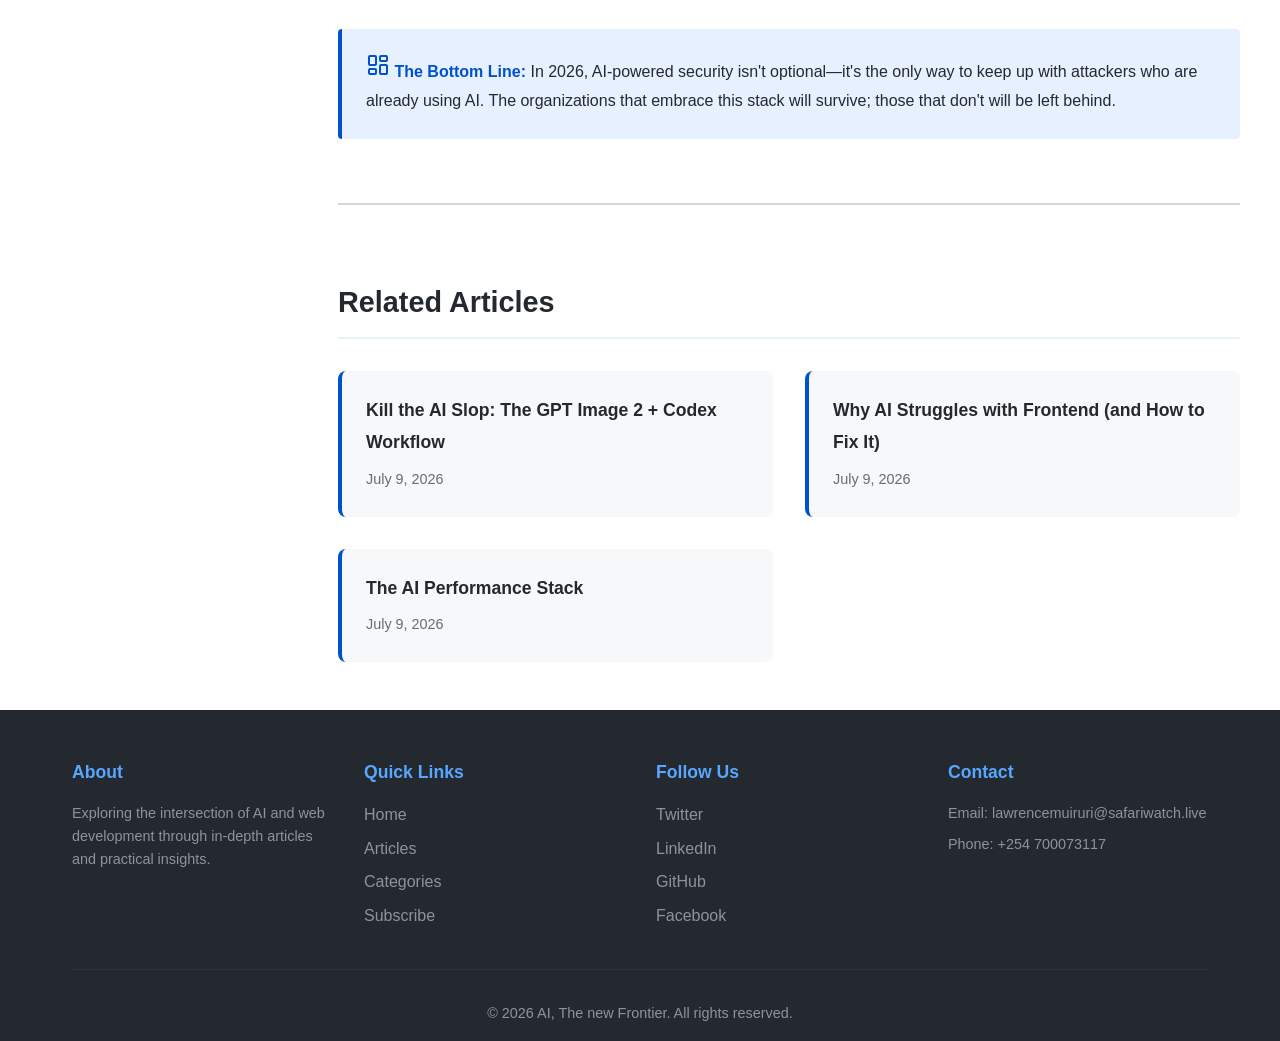
<file: article4.html>
<!DOCTYPE html>
<html lang="en">
<head>
    <meta charset="UTF-8">
    <meta name="viewport" content="width=device-width, initial-scale=1.0">
    <title>AI Security in 2026: Stop Reacting, Start Predicting | AI & Web Dev Blog</title>
    <link rel="stylesheet" href="styles.css">
    <script async src="https://pagead2.googlesyndication.com/pagead/js/adsbygoogle.js?client=ca-pub-3360916868105954"
     crossorigin="anonymous"></script>
</head>
<body>
    <!-- Navigation Bar -->
    <nav class="navbar">
        <div class="nav-container">
            <div class="logo">
                <span class="logo-icon"><svg xmlns="http://www.w3.org/2000/svg" width="24" height="24" viewBox="0 0 24 24" fill="none" stroke="currentColor" stroke-width="2" stroke-linecap="round" stroke-linejoin="round" class="lucide lucide-layout-dashboard-icon lucide-layout-dashboard"><rect width="7" height="9" x="3" y="3" rx="1"/><rect width="7" height="5" x="14" y="3" rx="1"/><rect width="7" height="9" x="14" y="12" rx="1"/><rect width="7" height="5" x="3" y="16" rx="1"/></svg></span>
                <h1>AI & Web Dev Blog</h1>
            </div>
            <ul class="nav-links">
                <li><a href="index.html">Home</a></li>
                <li><a href="index.html#articles">Articles</a></li>
                <li><a href="#">About</a></li>
                <li><a href="#">Contact</a></li>
            </ul>
        </div>
    </nav>

    <!-- Article Content -->
    <article class="article-page">
        <div class="article-hero">
            <div class="container">
                <span class="badge badge-blue">Security</span>
                <h1>AI Security in 2026: Stop Reacting, Start Predicting</h1>
                <p class="article-subtitle">The cybersecurity landscape has fundamentally changed. Attackers now use AI to discover vulnerabilities and evade detection. Here's the exact AI-powered security stack that proactive teams use to stay ahead.</p>
                <div class="article-meta-detailed">
                    <span class="author">By Priya Kapoor</span>
                    <span class="date">July 9, 2026</span>
                    <span class="read-time">9 min read</span>
                </div>
            </div>
        </div>

        <div class="container article-container">
            <div class="article-layout">
                <aside class="article-sidebar">
                    <div class="toc">
                        <h3>Table of Contents</h3>
                        <ul>
                            <li><a href="#sec-reality">The New Threat Landscape</a></li>
                            <li><a href="#sec-stack">The AI Security Stack</a></li>
                            <li><a href="#sec-detect">Phase 1: Intelligent Threat Detection</a></li>
                            <li><a href="#sec-vuln">Phase 2: Automated Vulnerability Scanning</a></li>
                            <li><a href="#sec-respond">Phase 3: Automated Incident Response</a></li>
                            <li><a href="#sec-predict">Phase 4: Predictive Threat Modeling</a></li>
                            <li><a href="#sec-conclusion">The 2026 Security Standard</a></li>
                        </ul>
                    </div>
                </aside>

                <main class="article-main">
                    <section id="sec-reality">
                        <h2>The New Threat Landscape</h2>
                        <p>Here's the uncomfortable truth: attackers are already using AI. They're using it to discover vulnerabilities faster, craft sophisticated phishing emails, and evade traditional detection systems. The only effective defense is to match their capabilities with equally sophisticated AI-driven security.</p>
                        <div class="pro-tip">
                            <strong><svg xmlns="http://www.w3.org/2000/svg" width="24" height="24" viewBox="0 0 24 24" fill="none" stroke="currentColor" stroke-width="2" stroke-linecap="round" stroke-linejoin="round" class="lucide lucide-layout-dashboard-icon lucide-layout-dashboard"><rect width="7" height="9" x="3" y="3" rx="1"/><rect width="7" height="5" x="14" y="3" rx="1"/><rect width="7" height="9" x="14" y="12" rx="1"/><rect width="7" height="5" x="3" y="16" rx="1"/></svg> The Reality:</strong> The average organization faces over 2,000 security incidents annually but only detects about 40% of them. Manual security analysis simply cannot scale to meet this volume.
                        </div>
                        <p>This is where AI transforms security from a reactive, checklist-driven process into a proactive, intelligence-driven one.</p>
                    </section>

                    <section id="sec-stack">
                        <h2>The AI Security Stack</h2>
                        <p>Here's the exact tool stack that leading security teams use to stay ahead of threats:</p>
                        <div class="stack-grid">
                            <div class="stack-item">
                                <span class="label"><svg xmlns="http://www.w3.org/2000/svg" width="24" height="24" viewBox="0 0 24 24" fill="none" stroke="currentColor" stroke-width="2" stroke-linecap="round" stroke-linejoin="round" class="lucide lucide-layout-dashboard-icon lucide-layout-dashboard"><rect width="7" height="9" x="3" y="3" rx="1"/><rect width="7" height="5" x="14" y="3" rx="1"/><rect width="7" height="9" x="14" y="12" rx="1"/><rect width="7" height="5" x="3" y="16" rx="1"/></svg> Splunk</span>
                                <span class="desc">ML-based anomaly detection & threat hunting</span>
                            </div>
                            <div class="stack-item">
                                <span class="label"><svg xmlns="http://www.w3.org/2000/svg" width="24" height="24" viewBox="0 0 24 24" fill="none" stroke="currentColor" stroke-width="2" stroke-linecap="round" stroke-linejoin="round" class="lucide lucide-layout-dashboard-icon lucide-layout-dashboard"><rect width="7" height="9" x="3" y="3" rx="1"/><rect width="7" height="5" x="14" y="3" rx="1"/><rect width="7" height="9" x="14" y="12" rx="1"/><rect width="7" height="5" x="3" y="16" rx="1"/></svg> CrowdStrike</span>
                                <span class="desc">AI-powered endpoint detection & response</span>
                            </div>
                            <div class="stack-item">
                                <span class="label"><svg xmlns="http://www.w3.org/2000/svg" width="24" height="24" viewBox="0 0 24 24" fill="none" stroke="currentColor" stroke-width="2" stroke-linecap="round" stroke-linejoin="round" class="lucide lucide-layout-dashboard-icon lucide-layout-dashboard"><rect width="7" height="9" x="3" y="3" rx="1"/><rect width="7" height="5" x="14" y="3" rx="1"/><rect width="7" height="9" x="14" y="12" rx="1"/><rect width="7" height="5" x="3" y="16" rx="1"/></svg> Microsoft Sentinel</span>
                                <span class="desc">AI-driven SIEM & automated response</span>
                            </div>
                            <div class="stack-item">
                                <span class="label"><svg xmlns="http://www.w3.org/2000/svg" width="24" height="24" viewBox="0 0 24 24" fill="none" stroke="currentColor" stroke-width="2" stroke-linecap="round" stroke-linejoin="round" class="lucide lucide-layout-dashboard-icon lucide-layout-dashboard"><rect width="7" height="9" x="3" y="3" rx="1"/><rect width="7" height="5" x="14" y="3" rx="1"/><rect width="7" height="9" x="14" y="12" rx="1"/><rect width="7" height="5" x="3" y="16" rx="1"/></svg> Snyk</span>
                                <span class="desc">AI-powered dependency vulnerability scanning</span>
                            </div>
                        </div>
                        <p>This stack creates a continuous security loop. Let's break it down by phase.</p>
                    </section>

                    <section id="sec-detect">
                        <h2>Phase 1: Intelligent Threat Detection</h2>
                        <p>Traditional threat detection relies on signatures and known patterns. The problem is that attackers are constantly innovating. AI-powered threat detection works differently.</p>
                        <h3>Behavioral Analysis</h3>
                        <p>AI establishes baseline behavioral patterns for normal users and systems, then detects deviations that indicate compromise:</p>
                        <ul class="checklist">
                            <li><strong>User Behavior:</strong> Unusual access times, locations, or data access patterns</li>
                            <li><strong>System Behavior:</strong> Abnormal process execution, network connections, or file modifications</li>
                            <li><strong>Application Behavior:</strong> Unusual database queries, API calls, or authentication attempts</li>
                        </ul>
                        <h3>Real-Time Threat Intelligence</h3>
                        <p>AI continuously analyzes threat intelligence feeds and identifies which threats are relevant to your specific environment. Rather than overwhelming security teams with thousands of vulnerability bulletins, AI highlights the handful that actually matter for your systems.</p>
                        <div class="pro-tip">
                            <strong><svg xmlns="http://www.w3.org/2000/svg" width="24" height="24" viewBox="0 0 24 24" fill="none" stroke="currentColor" stroke-width="2" stroke-linecap="round" stroke-linejoin="round" class="lucide lucide-layout-dashboard-icon lucide-layout-dashboard"><rect width="7" height="9" x="3" y="3" rx="1"/><rect width="7" height="5" x="14" y="3" rx="1"/><rect width="7" height="9" x="14" y="12" rx="1"/><rect width="7" height="5" x="3" y="16" rx="1"/></svg> Key Insight:</strong> The goal isn't to eliminate false positives entirely—that's impossible. The goal is to <em>prioritize</em> alerts so that your security team spends time on the threats that actually matter.
                        </div>
                    </section>

                    <section id="sec-vuln">
                        <h2>Phase 2: Automated Vulnerability Scanning</h2>
                        <p>Modern applications depend on hundreds or thousands of libraries and dependencies. Tracking vulnerabilities in all of them manually is impossible. AI-powered vulnerability scanning handles this at scale.</p>
                        <h3>Dependency Vulnerability Management</h3>
                        <ul>
                            <li><strong>Continuous Monitoring:</strong> AI continuously monitors your dependencies for known vulnerabilities, alerting you within minutes of a new CVE being published.</li>
                            <li><strong>Contextual Risk Assessment:</strong> AI assesses the exploitability of vulnerabilities in your specific usage context. A vulnerability in a library you only use in a dev environment is less critical than one in a production dependency.</li>
                            <li><strong>Smart Prioritization:</strong> AI prioritizes which vulnerabilities to fix based on actual risk, not just CVSS scores. A critical vulnerability in a library that's never called is less important than a medium vulnerability in your authentication handler.</li>
                            <li><strong>Safe Upgrade Paths:</strong> AI suggests safe upgrade paths that don't break your application, automatically testing compatibility.</li>
                        </ul>
                        <h3>Code-Level Vulnerability Detection</h3>
                        <ul>
                            <li><strong>Data Flow Analysis:</strong> AI tracks how data flows through your application to identify injection vulnerabilities like SQL injection and XSS.</li>
                            <li><strong>Control Flow Analysis:</strong> AI understands code paths to find logic flaws like privilege escalation and authentication bypasses.</li>
                            <li><strong>Semantic Analysis:</strong> AI understands what code does, not just its syntax, enabling it to find vulnerabilities that static analysis tools miss.</li>
                        </ul>
                    </section>

                    <section id="sec-respond">
                        <h2>Phase 3: Automated Incident Response</h2>
                        <p>When a threat is detected, speed is critical. AI doesn't just detect attacks—it responds to them in real-time.</p>
                        <h3>What Automated Response Looks Like</h3>
                        <ul class="checklist">
                            <li><strong>Isolate Compromised Systems:</strong> AI automatically quarantines affected servers or containers.</li>
                            <li><strong>Revoke Compromised Credentials:</strong> AI detects suspicious login attempts and immediately revokes the affected credentials.</li>
                            <li><strong>Block Malicious IPs:</strong> AI adds malicious IP addresses to your firewall blocklist automatically.</li>
                            <li><strong>Collect Forensic Evidence:</strong> AI captures memory dumps, network logs, and system snapshots for later analysis.</li>
                            <li><strong>Roll Back Unauthorized Changes:</strong> AI can automatically roll back unauthorized configuration changes or file modifications.</li>
                        </ul>
                        <div class="pro-tip">
                            <strong><svg xmlns="http://www.w3.org/2000/svg" width="24" height="24" viewBox="0 0 24 24" fill="none" stroke="currentColor" stroke-width="2" stroke-linecap="round" stroke-linejoin="round" class="lucide lucide-layout-dashboard-icon lucide-layout-dashboard"><rect width="7" height="9" x="3" y="3" rx="1"/><rect width="7" height="5" x="14" y="3" rx="1"/><rect width="7" height="9" x="14" y="12" rx="1"/><rect width="7" height="5" x="3" y="16" rx="1"/></svg> Speed Matters:</strong> The average time to detect a breach is 207 days. The average time to contain it is 73 days. AI-driven detection and response can reduce this to hours or minutes.
                        </div>
                    </section>

                    <section id="sec-predict">
                        <h2>Phase 4: Predictive Threat Modeling</h2>
                        <p>The final phase is the most powerful: predicting attacks before they occur. Instead of reacting to threats, you prevent them entirely.</p>
                        <h3>How Predictive Threat Modeling Works</h3>
                        <ul>
                            <li><strong>Attack Vector Prediction:</strong> AI models your threat landscape and predicts likely attack vectors based on your industry, size, technology stack, and current threat trends.</li>
                            <li><strong>Vulnerability Forecasting:</strong> AI predicts which vulnerabilities are most likely to be exploited in the next 30-90 days, allowing you to patch them proactively.</li>
                            <li><strong>Red Team Automation:</strong> AI continuously tests your defenses by simulating attack scenarios, identifying weaknesses before real attackers find them.</li>
                        </ul>
                        <p>With predictive threat modeling, you shift from a reactive posture to a proactive one—staying ahead of attackers instead of chasing them.</p>
                    </section>

                    <section id="sec-conclusion">
                        <h2>The 2026 Security Standard</h2>
                        <p>The workflow I've outlined—Intelligent Threat Detection → Automated Vulnerability Scanning → Automated Incident Response → Predictive Threat Modeling—is quickly becoming the standard for security-conscious organizations.</p>
                        <p>To implement this stack effectively, follow these steps:</p>
                        <ol>
                            <li><strong>Deploy an AI-powered SIEM</strong> (Splunk, CrowdStrike, or Microsoft Sentinel) and configure it to collect logs from all your applications and infrastructure.</li>
                            <li><strong>Enable ML-based anomaly detection</strong> and let the system establish baselines for your environment.</li>
                            <li><strong>Implement automated vulnerability scanning</strong> for your dependencies and codebase.</li>
                            <li><strong>Configure automated response rules</strong> for the most common threat scenarios.</li>
                            <li><strong>Enable predictive threat modeling</strong> and use it to guide your security roadmap.</li>
                        </ol>
                        <div class="pro-tip">
                            <strong><svg xmlns="http://www.w3.org/2000/svg" width="24" height="24" viewBox="0 0 24 24" fill="none" stroke="currentColor" stroke-width="2" stroke-linecap="round" stroke-linejoin="round" class="lucide lucide-layout-dashboard-icon lucide-layout-dashboard"><rect width="7" height="9" x="3" y="3" rx="1"/><rect width="7" height="5" x="14" y="3" rx="1"/><rect width="7" height="9" x="14" y="12" rx="1"/><rect width="7" height="5" x="3" y="16" rx="1"/></svg> The Bottom Line:</strong> In 2026, AI-powered security isn't optional—it's the only way to keep up with attackers who are already using AI. The organizations that embrace this stack will survive; those that don't will be left behind.
                        </div>
                    </section>
                    <section class="related-articles">
                        <h2>Related Articles</h2>
                        <div class="related-grid">
                            <a href="article1.html" class="related-card">
                                <h4>Kill the AI Slop: The GPT Image 2 + Codex Workflow</h4>
                                <p>July 9, 2026</p>
                            </a>
                            <a href="article2.html" class="related-card">
                                <h4>Why AI Struggles with Frontend (and How to Fix It)</h4>
                                <p>July 9, 2026</p>
                            </a>
                            <a href="article3.html" class="related-card">
                                <h4>The AI Performance Stack</h4>
                                <p>July 9, 2026</p>
                            </a>
                        </div>
                    </section>
                </main>
            </div>
        </div>
    </article>

    <!-- Footer -->
    <footer class="footer">
        <div class="container">
            <div class="footer-content">
                <div class="footer-section">
                    <h5>About</h5>
                    <p>Exploring the intersection of AI and web development through in-depth articles and practical insights.</p>
                </div>
                <div class="footer-section">
                    <h5>Quick Links</h5>
                    <ul>
                        <li><a href="index.html">Home</a></li>
                        <li><a href="index.html#articles">Articles</a></li>
                        <li><a href="#">Categories</a></li>
                        <li><a href="#">Subscribe</a></li>
                    </ul>
                </div>
                <div class="footer-section">
                    <h5>Follow Us</h5>
                    <div class="social-links">
                        <ul>
                        <li><a href="https://x.com/@muirurilawrenc1" target="_blank">Twitter</a></li>
                        <li><a href="https://linkedin.com/in/njenga-lawrence-604391a1?" target="_blank">LinkedIn</a></li>
                        <li><a href="https://github.com/loloncium" target="_blank">GitHub</a></li>
                        <li><a href="https://facebook.com/profile.php?id=61579081265857" target="_blank">Facebook</a></li>
                        </ul>
                    </div>
                </div>
                <div class="footer-section">
                    <h5>Contact</h5>
                    <p>Email: lawrencemuiruri@safariwatch.live</p>
                    <p>Phone: +254 700073117</p>
                </div>
            </div>
            <div class="footer-bottom">
                <p>&copy; 2026 AI, The new Frontier. All rights reserved.</p>
            </div>
        </div>
    </footer>
</body>
</html>
</file>
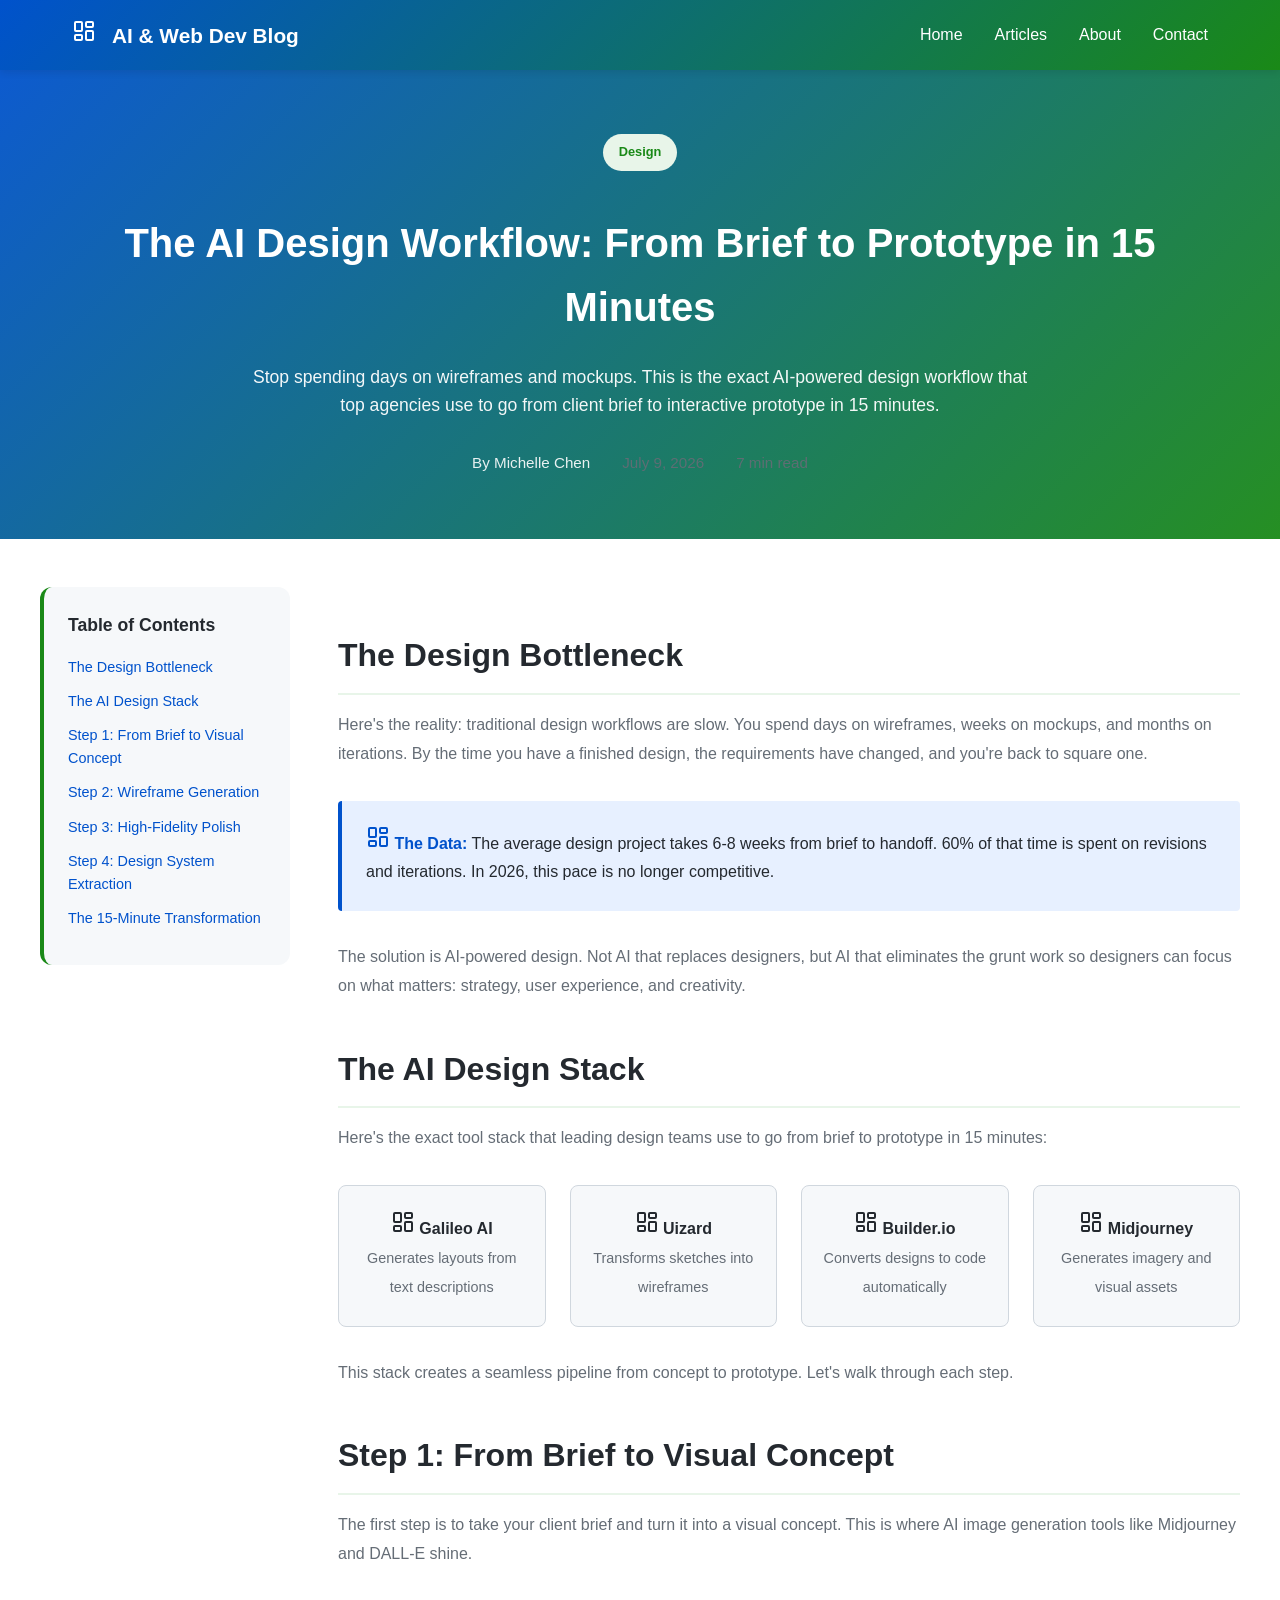
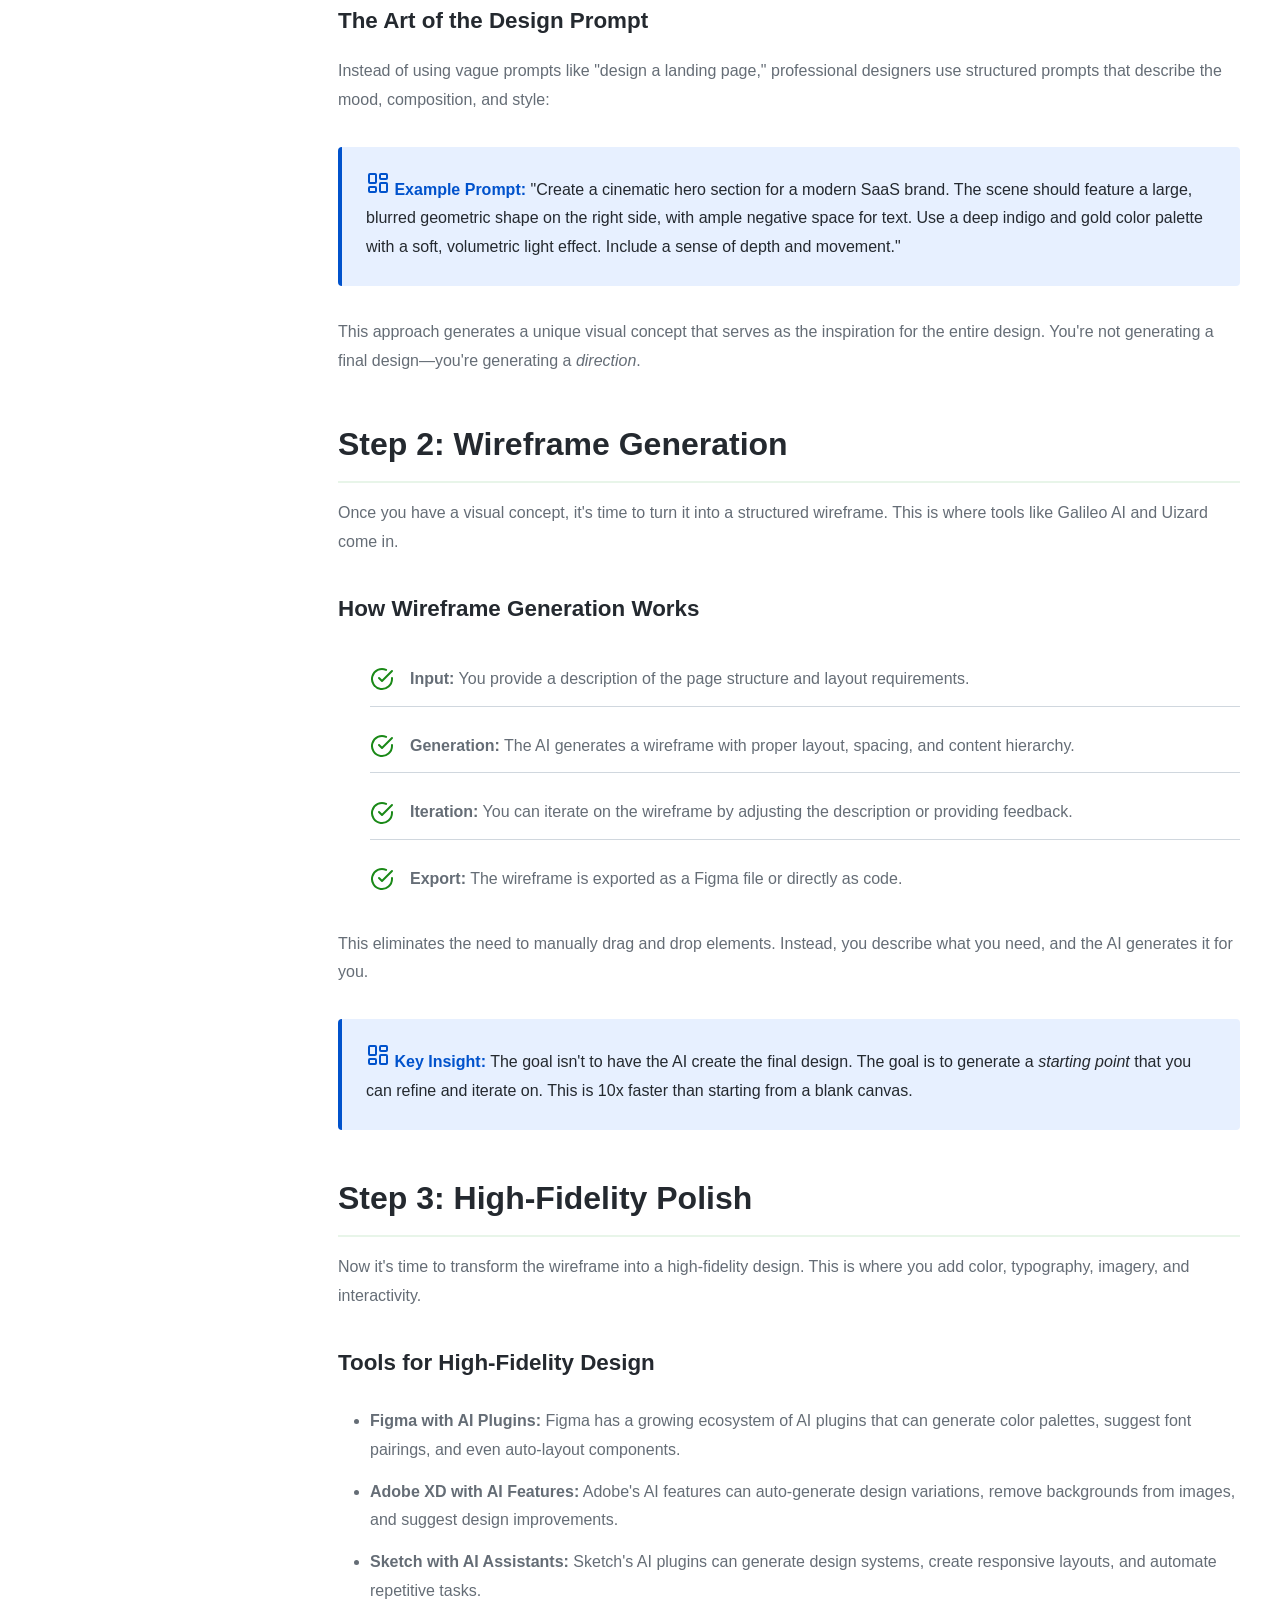
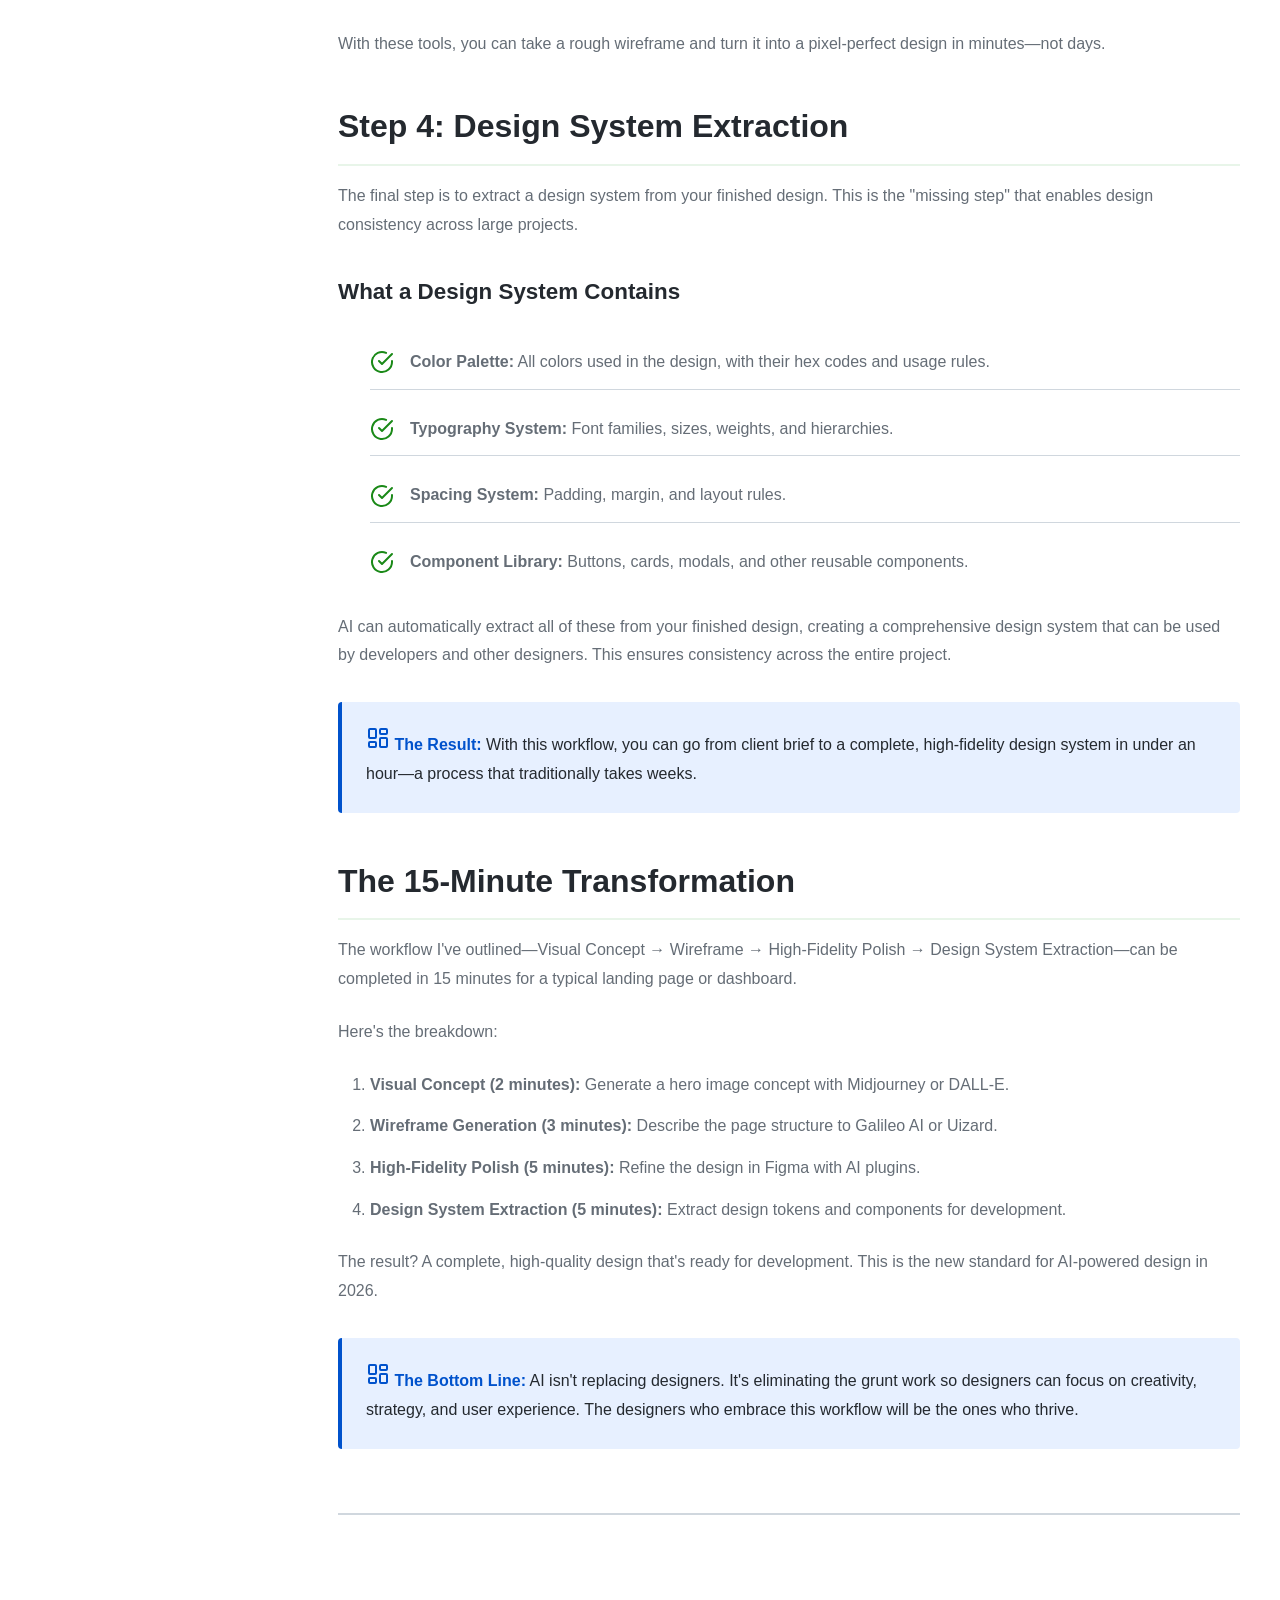
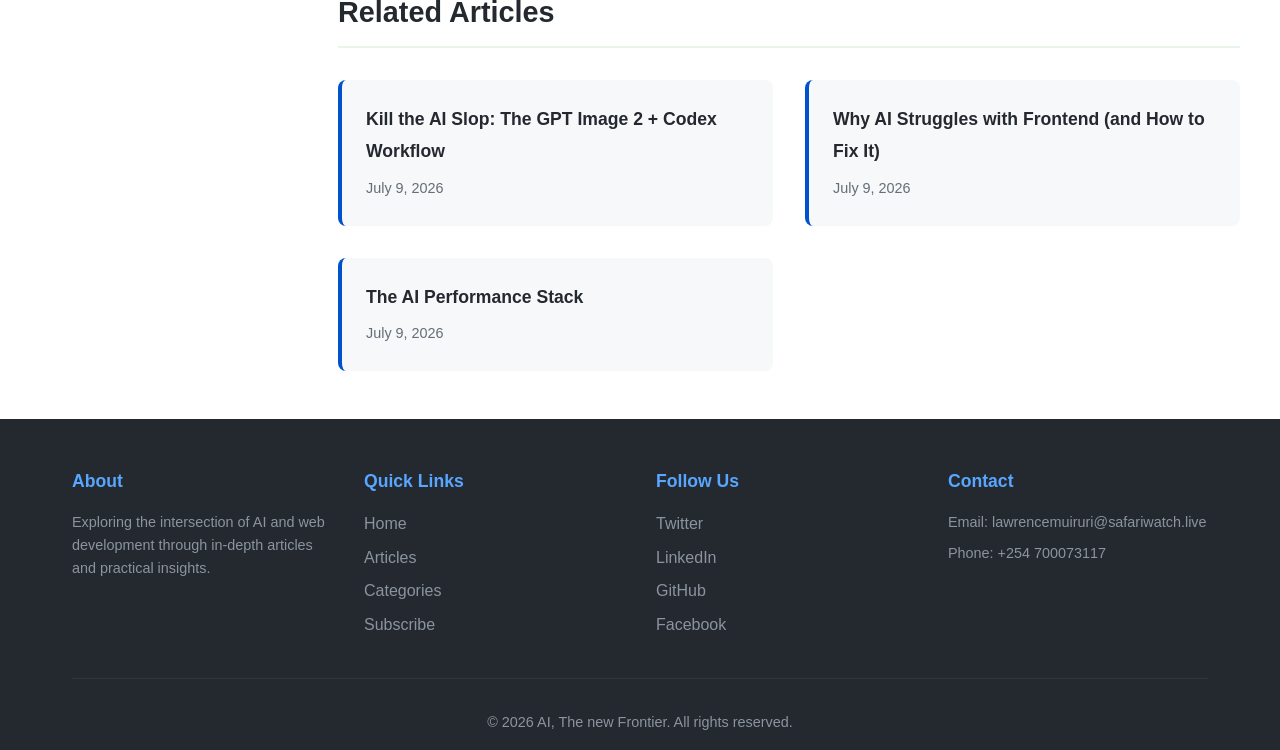
<file: article5.html>
<!DOCTYPE html>
<html lang="en">
<head>
    <meta charset="UTF-8">
    <meta name="viewport" content="width=device-width, initial-scale=1.0">
    <title>The AI Design Workflow: From Brief to Prototype in 15 Minutes | AI & Web Dev Blog</title>
    <link rel="stylesheet" href="styles.css">
    <script async src="https://pagead2.googlesyndication.com/pagead/js/adsbygoogle.js?client=ca-pub-3360916868105954"
     crossorigin="anonymous"></script>
</head>
<body>
    <!-- Navigation Bar -->
    <nav class="navbar">
        <div class="nav-container">
            <div class="logo">
                <span class="logo-icon"><svg xmlns="http://www.w3.org/2000/svg" width="24" height="24" viewBox="0 0 24 24" fill="none" stroke="currentColor" stroke-width="2" stroke-linecap="round" stroke-linejoin="round" class="lucide lucide-layout-dashboard-icon lucide-layout-dashboard"><rect width="7" height="9" x="3" y="3" rx="1"/><rect width="7" height="5" x="14" y="3" rx="1"/><rect width="7" height="9" x="14" y="12" rx="1"/><rect width="7" height="5" x="3" y="16" rx="1"/></svg></span>
                <h1>AI & Web Dev Blog</h1>
            </div>
            <ul class="nav-links">
                <li><a href="index.html">Home</a></li>
                <li><a href="index.html#articles">Articles</a></li>
                <li><a href="#">About</a></li>
                <li><a href="#">Contact</a></li>
            </ul>
        </div>
    </nav>

    <!-- Article Content -->
    <article class="article-page">
        <div class="article-hero">
            <div class="container">
                <span class="badge badge-green">Design</span>
                <h1>The AI Design Workflow: From Brief to Prototype in 15 Minutes</h1>
                <p class="article-subtitle">Stop spending days on wireframes and mockups. This is the exact AI-powered design workflow that top agencies use to go from client brief to interactive prototype in 15 minutes.</p>
                <div class="article-meta-detailed">
                    <span class="author">By Michelle Chen</span>
                    <span class="date">July 9, 2026</span>
                    <span class="read-time">7 min read</span>
                </div>
            </div>
        </div>

        <div class="container article-container">
            <div class="article-layout">
                <aside class="article-sidebar">
                    <div class="toc">
                        <h3>Table of Contents</h3>
                        <ul>
                            <li><a href="#design-reality">The Design Bottleneck</a></li>
                            <li><a href="#design-stack">The AI Design Stack</a></li>
                            <li><a href="#design-brief">Step 1: From Brief to Visual Concept</a></li>
                            <li><a href="#design-wireframe">Step 2: Wireframe Generation</a></li>
                            <li><a href="#design-polish">Step 3: High-Fidelity Polish</a></li>
                            <li><a href="#design-system">Step 4: Design System Extraction</a></li>
                            <li><a href="#design-conclusion">The 15-Minute Transformation</a></li>
                        </ul>
                    </div>
                </aside>

                <main class="article-main">
                    <section id="design-reality">
                        <h2>The Design Bottleneck</h2>
                        <p>Here's the reality: traditional design workflows are slow. You spend days on wireframes, weeks on mockups, and months on iterations. By the time you have a finished design, the requirements have changed, and you're back to square one.</p>
                        <div class="pro-tip">
                            <strong><svg xmlns="http://www.w3.org/2000/svg" width="24" height="24" viewBox="0 0 24 24" fill="none" stroke="currentColor" stroke-width="2" stroke-linecap="round" stroke-linejoin="round" class="lucide lucide-layout-dashboard-icon lucide-layout-dashboard"><rect width="7" height="9" x="3" y="3" rx="1"/><rect width="7" height="5" x="14" y="3" rx="1"/><rect width="7" height="9" x="14" y="12" rx="1"/><rect width="7" height="5" x="3" y="16" rx="1"/></svg> The Data:</strong> The average design project takes 6-8 weeks from brief to handoff. 60% of that time is spent on revisions and iterations. In 2026, this pace is no longer competitive.
                        </div>
                        <p>The solution is AI-powered design. Not AI that replaces designers, but AI that eliminates the grunt work so designers can focus on what matters: strategy, user experience, and creativity.</p>
                    </section>

                    <section id="design-stack">
                        <h2>The AI Design Stack</h2>
                        <p>Here's the exact tool stack that leading design teams use to go from brief to prototype in 15 minutes:</p>
                        <div class="stack-grid">
                            <div class="stack-item">
                                <span class="label"><svg xmlns="http://www.w3.org/2000/svg" width="24" height="24" viewBox="0 0 24 24" fill="none" stroke="currentColor" stroke-width="2" stroke-linecap="round" stroke-linejoin="round" class="lucide lucide-layout-dashboard-icon lucide-layout-dashboard"><rect width="7" height="9" x="3" y="3" rx="1"/><rect width="7" height="5" x="14" y="3" rx="1"/><rect width="7" height="9" x="14" y="12" rx="1"/><rect width="7" height="5" x="3" y="16" rx="1"/></svg> Galileo AI</span>
                                <span class="desc">Generates layouts from text descriptions</span>
                            </div>
                            <div class="stack-item">
                                <span class="label"><svg xmlns="http://www.w3.org/2000/svg" width="24" height="24" viewBox="0 0 24 24" fill="none" stroke="currentColor" stroke-width="2" stroke-linecap="round" stroke-linejoin="round" class="lucide lucide-layout-dashboard-icon lucide-layout-dashboard"><rect width="7" height="9" x="3" y="3" rx="1"/><rect width="7" height="5" x="14" y="3" rx="1"/><rect width="7" height="9" x="14" y="12" rx="1"/><rect width="7" height="5" x="3" y="16" rx="1"/></svg> Uizard</span>
                                <span class="desc">Transforms sketches into wireframes</span>
                            </div>
                            <div class="stack-item">
                                <span class="label"><svg xmlns="http://www.w3.org/2000/svg" width="24" height="24" viewBox="0 0 24 24" fill="none" stroke="currentColor" stroke-width="2" stroke-linecap="round" stroke-linejoin="round" class="lucide lucide-layout-dashboard-icon lucide-layout-dashboard"><rect width="7" height="9" x="3" y="3" rx="1"/><rect width="7" height="5" x="14" y="3" rx="1"/><rect width="7" height="9" x="14" y="12" rx="1"/><rect width="7" height="5" x="3" y="16" rx="1"/></svg> Builder.io</span>
                                <span class="desc">Converts designs to code automatically</span>
                            </div>
                            <div class="stack-item">
                                <span class="label"><svg xmlns="http://www.w3.org/2000/svg" width="24" height="24" viewBox="0 0 24 24" fill="none" stroke="currentColor" stroke-width="2" stroke-linecap="round" stroke-linejoin="round" class="lucide lucide-layout-dashboard-icon lucide-layout-dashboard"><rect width="7" height="9" x="3" y="3" rx="1"/><rect width="7" height="5" x="14" y="3" rx="1"/><rect width="7" height="9" x="14" y="12" rx="1"/><rect width="7" height="5" x="3" y="16" rx="1"/></svg> Midjourney</span>
                                <span class="desc">Generates imagery and visual assets</span>
                            </div>
                        </div>
                        <p>This stack creates a seamless pipeline from concept to prototype. Let's walk through each step.</p>
                    </section>

                    <section id="design-brief">
                        <h2>Step 1: From Brief to Visual Concept</h2>
                        <p>The first step is to take your client brief and turn it into a visual concept. This is where AI image generation tools like Midjourney and DALL-E shine.</p>
                        <h3>The Art of the Design Prompt</h3>
                        <p>Instead of using vague prompts like "design a landing page," professional designers use structured prompts that describe the mood, composition, and style:</p>
                        <div class="pro-tip">
                            <strong><svg xmlns="http://www.w3.org/2000/svg" width="24" height="24" viewBox="0 0 24 24" fill="none" stroke="currentColor" stroke-width="2" stroke-linecap="round" stroke-linejoin="round" class="lucide lucide-layout-dashboard-icon lucide-layout-dashboard"><rect width="7" height="9" x="3" y="3" rx="1"/><rect width="7" height="5" x="14" y="3" rx="1"/><rect width="7" height="9" x="14" y="12" rx="1"/><rect width="7" height="5" x="3" y="16" rx="1"/></svg> Example Prompt:</strong> "Create a cinematic hero section for a modern SaaS brand. The scene should feature a large, blurred geometric shape on the right side, with ample negative space for text. Use a deep indigo and gold color palette with a soft, volumetric light effect. Include a sense of depth and movement."
                        </div>
                        <p>This approach generates a unique visual concept that serves as the inspiration for the entire design. You're not generating a final design—you're generating a <em>direction</em>.</p>
                    </section>

                    <section id="design-wireframe">
                        <h2>Step 2: Wireframe Generation</h2>
                        <p>Once you have a visual concept, it's time to turn it into a structured wireframe. This is where tools like Galileo AI and Uizard come in.</p>
                        <h3>How Wireframe Generation Works</h3>
                        <ul class="checklist">
                            <li><strong>Input:</strong> You provide a description of the page structure and layout requirements.</li>
                            <li><strong>Generation:</strong> The AI generates a wireframe with proper layout, spacing, and content hierarchy.</li>
                            <li><strong>Iteration:</strong> You can iterate on the wireframe by adjusting the description or providing feedback.</li>
                            <li><strong>Export:</strong> The wireframe is exported as a Figma file or directly as code.</li>
                        </ul>
                        <p>This eliminates the need to manually drag and drop elements. Instead, you describe what you need, and the AI generates it for you.</p>
                        <div class="pro-tip">
                            <strong><svg xmlns="http://www.w3.org/2000/svg" width="24" height="24" viewBox="0 0 24 24" fill="none" stroke="currentColor" stroke-width="2" stroke-linecap="round" stroke-linejoin="round" class="lucide lucide-layout-dashboard-icon lucide-layout-dashboard"><rect width="7" height="9" x="3" y="3" rx="1"/><rect width="7" height="5" x="14" y="3" rx="1"/><rect width="7" height="9" x="14" y="12" rx="1"/><rect width="7" height="5" x="3" y="16" rx="1"/></svg> Key Insight:</strong> The goal isn't to have the AI create the final design. The goal is to generate a <em>starting point</em> that you can refine and iterate on. This is 10x faster than starting from a blank canvas.
                        </div>
                    </section>

                    <section id="design-polish">
                        <h2>Step 3: High-Fidelity Polish</h2>
                        <p>Now it's time to transform the wireframe into a high-fidelity design. This is where you add color, typography, imagery, and interactivity.</p>
                        <h3>Tools for High-Fidelity Design</h3>
                        <ul>
                            <li><strong>Figma with AI Plugins:</strong> Figma has a growing ecosystem of AI plugins that can generate color palettes, suggest font pairings, and even auto-layout components.</li>
                            <li><strong>Adobe XD with AI Features:</strong> Adobe's AI features can auto-generate design variations, remove backgrounds from images, and suggest design improvements.</li>
                            <li><strong>Sketch with AI Assistants:</strong> Sketch's AI plugins can generate design systems, create responsive layouts, and automate repetitive tasks.</li>
                        </ul>
                        <p>With these tools, you can take a rough wireframe and turn it into a pixel-perfect design in minutes—not days.</p>
                    </section>

                    <section id="design-system">
                        <h2>Step 4: Design System Extraction</h2>
                        <p>The final step is to extract a design system from your finished design. This is the "missing step" that enables design consistency across large projects.</p>
                        <h3>What a Design System Contains</h3>
                        <ul class="checklist">
                            <li><strong>Color Palette:</strong> All colors used in the design, with their hex codes and usage rules.</li>
                            <li><strong>Typography System:</strong> Font families, sizes, weights, and hierarchies.</li>
                            <li><strong>Spacing System:</strong> Padding, margin, and layout rules.</li>
                            <li><strong>Component Library:</strong> Buttons, cards, modals, and other reusable components.</li>
                        </ul>
                        <p>AI can automatically extract all of these from your finished design, creating a comprehensive design system that can be used by developers and other designers. This ensures consistency across the entire project.</p>
                        <div class="pro-tip">
                            <strong><svg xmlns="http://www.w3.org/2000/svg" width="24" height="24" viewBox="0 0 24 24" fill="none" stroke="currentColor" stroke-width="2" stroke-linecap="round" stroke-linejoin="round" class="lucide lucide-layout-dashboard-icon lucide-layout-dashboard"><rect width="7" height="9" x="3" y="3" rx="1"/><rect width="7" height="5" x="14" y="3" rx="1"/><rect width="7" height="9" x="14" y="12" rx="1"/><rect width="7" height="5" x="3" y="16" rx="1"/></svg> The Result:</strong> With this workflow, you can go from client brief to a complete, high-fidelity design system in under an hour—a process that traditionally takes weeks.
                        </div>
                    </section>

                    <section id="design-conclusion">
                        <h2>The 15-Minute Transformation</h2>
                        <p>The workflow I've outlined—Visual Concept → Wireframe → High-Fidelity Polish → Design System Extraction—can be completed in 15 minutes for a typical landing page or dashboard.</p>
                        <p>Here's the breakdown:</p>
                        <ol>
                            <li><strong>Visual Concept (2 minutes):</strong> Generate a hero image concept with Midjourney or DALL-E.</li>
                            <li><strong>Wireframe Generation (3 minutes):</strong> Describe the page structure to Galileo AI or Uizard.</li>
                            <li><strong>High-Fidelity Polish (5 minutes):</strong> Refine the design in Figma with AI plugins.</li>
                            <li><strong>Design System Extraction (5 minutes):</strong> Extract design tokens and components for development.</li>
                        </ol>
                        <p>The result? A complete, high-quality design that's ready for development. This is the new standard for AI-powered design in 2026.</p>
                        <div class="pro-tip">
                            <strong><svg xmlns="http://www.w3.org/2000/svg" width="24" height="24" viewBox="0 0 24 24" fill="none" stroke="currentColor" stroke-width="2" stroke-linecap="round" stroke-linejoin="round" class="lucide lucide-layout-dashboard-icon lucide-layout-dashboard"><rect width="7" height="9" x="3" y="3" rx="1"/><rect width="7" height="5" x="14" y="3" rx="1"/><rect width="7" height="9" x="14" y="12" rx="1"/><rect width="7" height="5" x="3" y="16" rx="1"/></svg> The Bottom Line:</strong> AI isn't replacing designers. It's eliminating the grunt work so designers can focus on creativity, strategy, and user experience. The designers who embrace this workflow will be the ones who thrive.
                        </div>
                    </section>
                    <section class="related-articles">
                        <h2>Related Articles</h2>
                        <div class="related-grid">
                            <a href="article1.html" class="related-card">
                                <h4>Kill the AI Slop: The GPT Image 2 + Codex Workflow</h4>
                                <p>July 9, 2026</p>
                            </a>
                            <a href="article2.html" class="related-card">
                                <h4>Why AI Struggles with Frontend (and How to Fix It)</h4>
                                <p>July 9, 2026</p>
                            </a>
                            <a href="article3.html" class="related-card">
                                <h4>The AI Performance Stack</h4>
                                <p>July 9, 2026</p>
                            </a>
                        </div>
                    </section>
                </main>
            </div>
        </div>
    </article>

    <!-- Footer -->
    <footer class="footer">
        <div class="container">
            <div class="footer-content">
                <div class="footer-section">
                    <h5>About</h5>
                    <p>Exploring the intersection of AI and web development through in-depth articles and practical insights.</p>
                </div>
                <div class="footer-section">
                    <h5>Quick Links</h5>
                    <ul>
                        <li><a href="index.html">Home</a></li>
                        <li><a href="index.html#articles">Articles</a></li>
                        <li><a href="#">Categories</a></li>
                        <li><a href="#">Subscribe</a></li>
                    </ul>
                </div>
                <div class="footer-section">
                    <h5>Follow Us</h5>
                    <div class="social-links">
                        <ul>
                        <li><a href="https://x.com/@muirurilawrenc1" target="_blank">Twitter</a></li>
                        <li><a href="https://linkedin.com/in/njenga-lawrence-604391a1?" target="_blank">LinkedIn</a></li>
                        <li><a href="https://github.com/loloncium" target="_blank">GitHub</a></li>
                        <li><a href="https://facebook.com/profile.php?id=61579081265857" target="_blank">Facebook</a></li>
                        </ul>
                    </div>
                </div>
                <div class="footer-section">
                    <h5>Contact</h5>
                    <p>Email: lawrencemuiruri@safariwatch.live</p>
                    <p>Phone: +254 700073117</p>
                </div>
            </div>
            <div class="footer-bottom">
                <p>&copy; 2026 AI, The new Frontier. All rights reserved.</p>
            </div>
        </div>
    </footer>
</body>
</html>
</file>
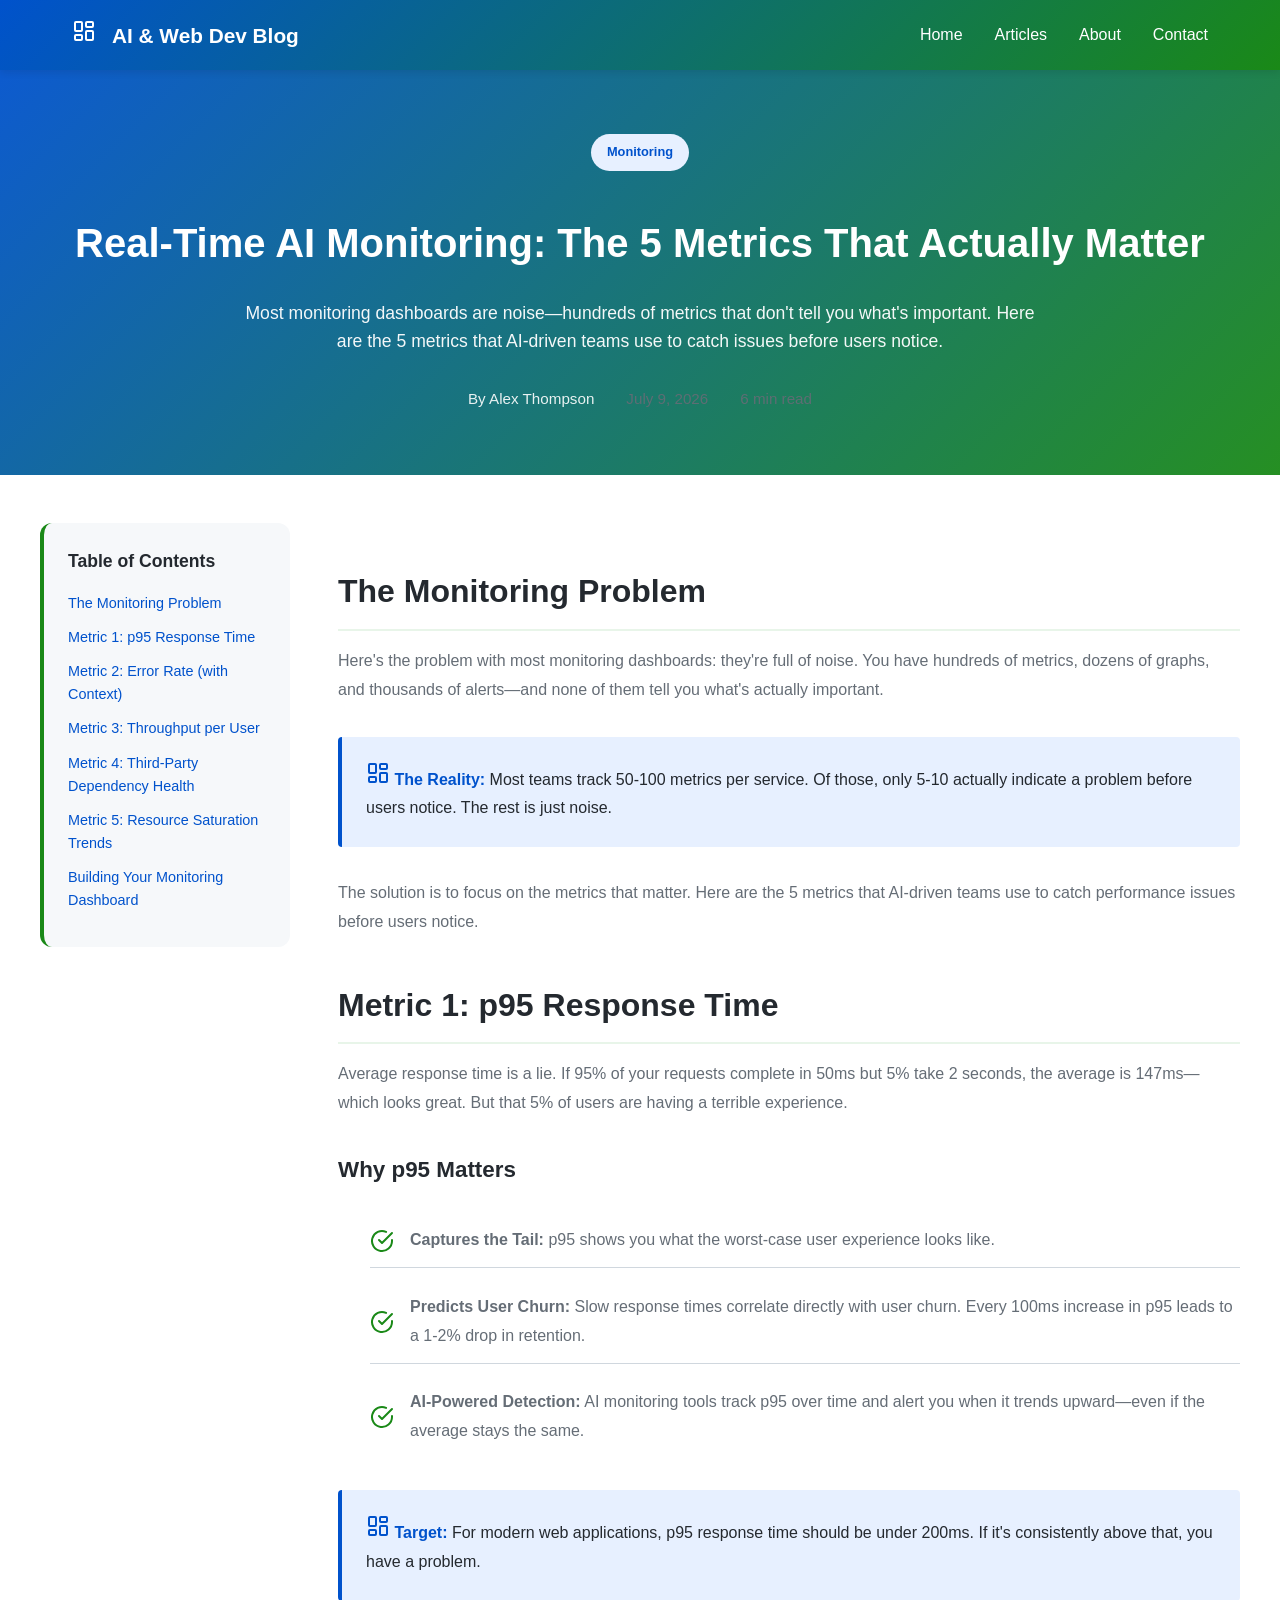
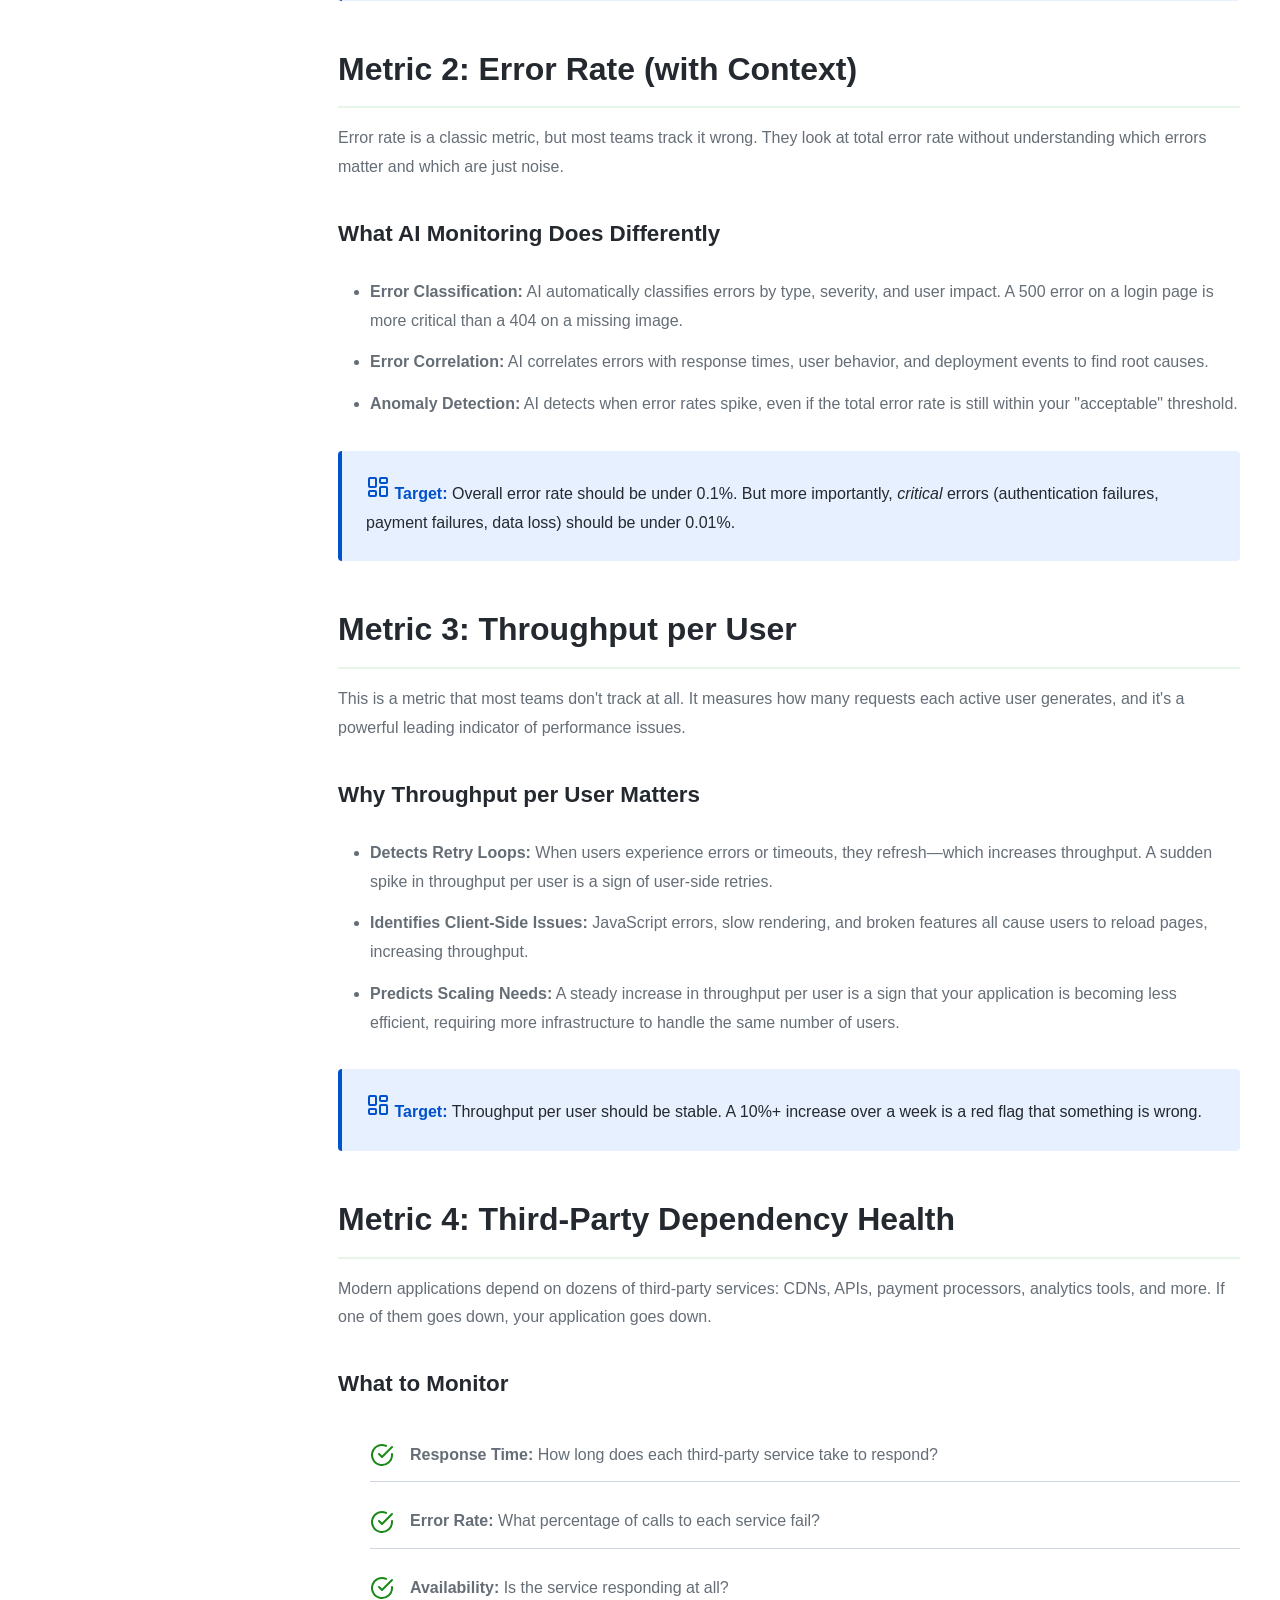
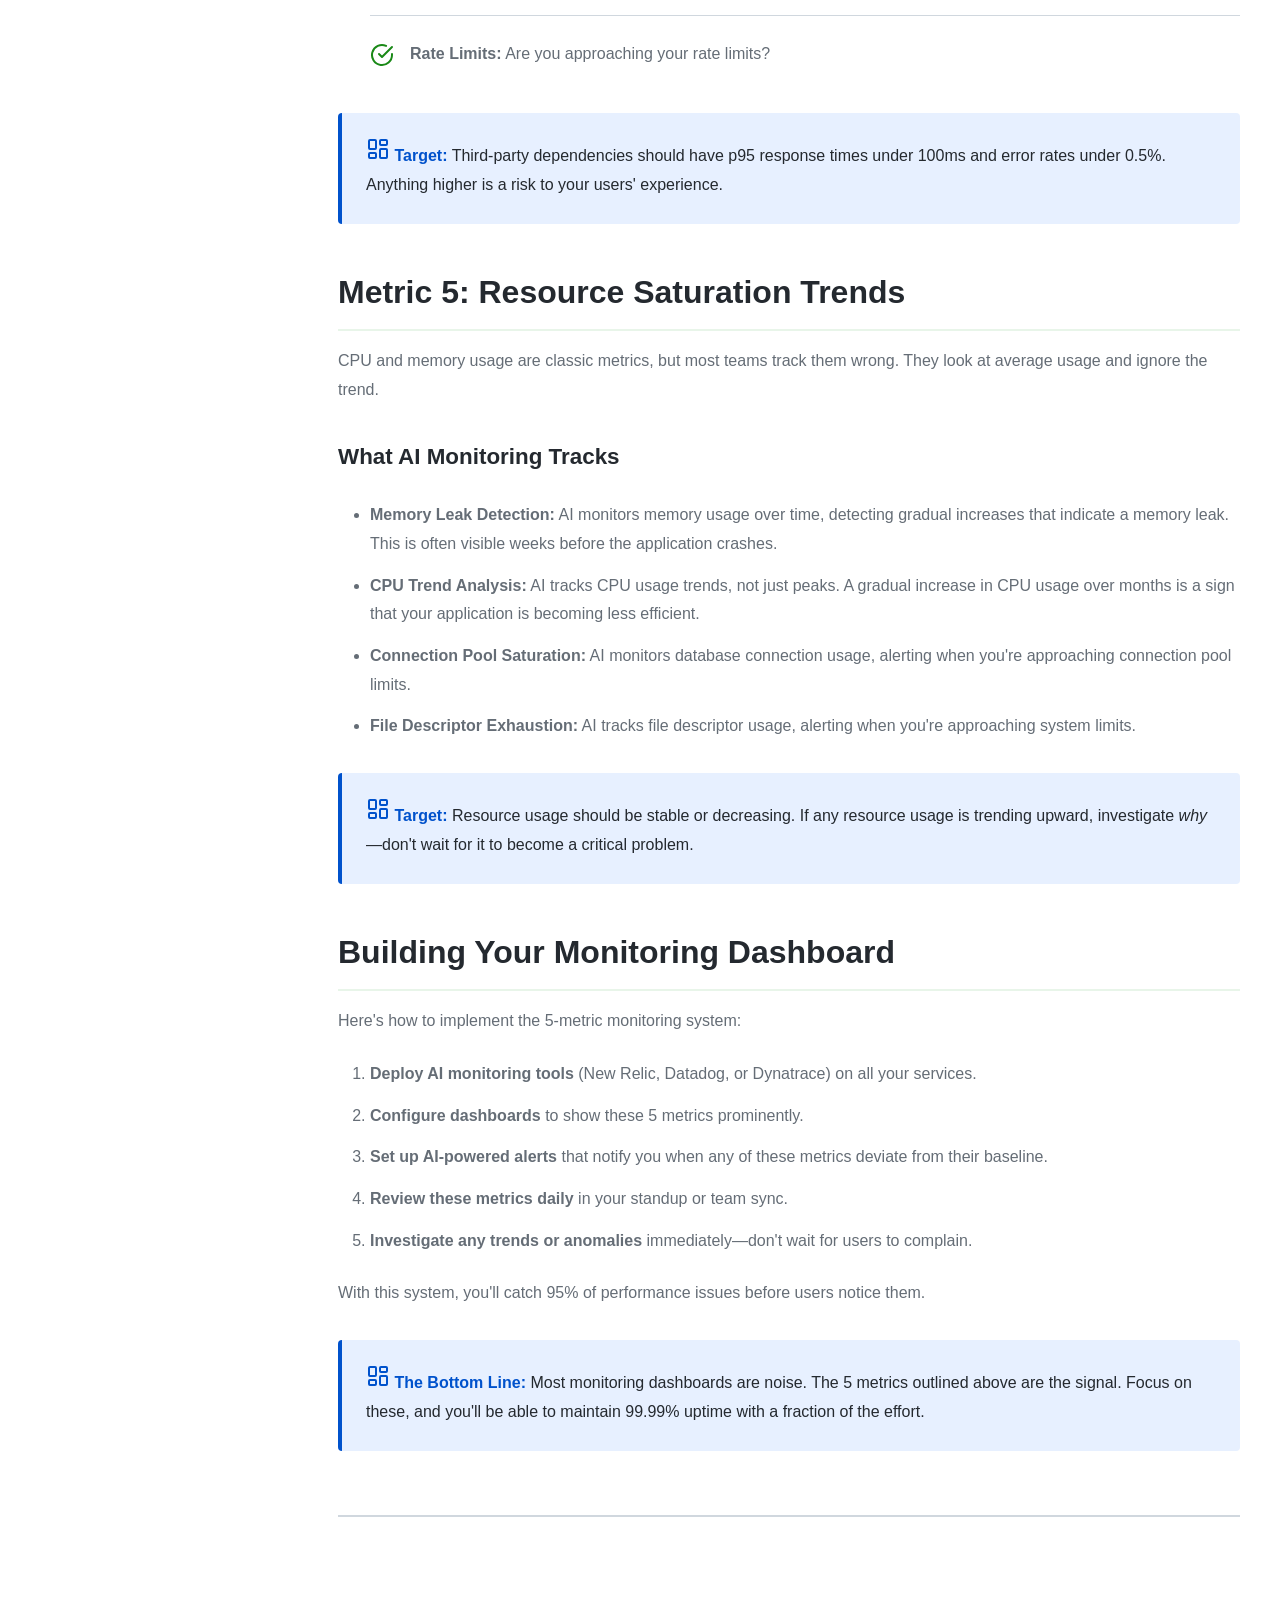
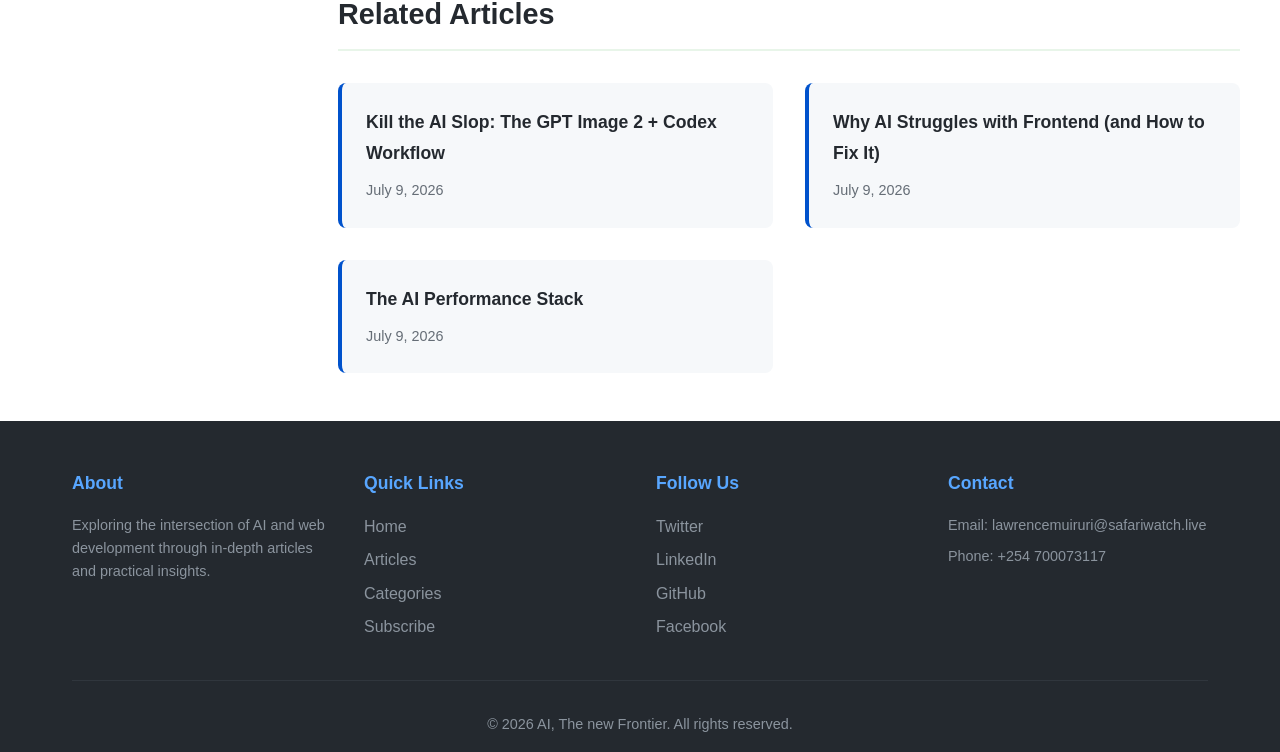
<file: article6.html>
<!DOCTYPE html>
<html lang="en">
<head>
    <meta charset="UTF-8">
    <meta name="viewport" content="width=device-width, initial-scale=1.0">
    <title>Real-Time AI Monitoring: The 5 Metrics That Actually Matter | AI & Web Dev Blog</title>
    <link rel="stylesheet" href="styles.css">
    <script async src="https://pagead2.googlesyndication.com/pagead/js/adsbygoogle.js?client=ca-pub-3360916868105954"
     crossorigin="anonymous"></script>
</head>
<body>
    <!-- Navigation Bar -->
    <nav class="navbar">
        <div class="nav-container">
            <div class="logo">
                <span class="logo-icon"><svg xmlns="http://www.w3.org/2000/svg" width="24" height="24" viewBox="0 0 24 24" fill="none" stroke="currentColor" stroke-width="2" stroke-linecap="round" stroke-linejoin="round" class="lucide lucide-layout-dashboard-icon lucide-layout-dashboard"><rect width="7" height="9" x="3" y="3" rx="1"/><rect width="7" height="5" x="14" y="3" rx="1"/><rect width="7" height="9" x="14" y="12" rx="1"/><rect width="7" height="5" x="3" y="16" rx="1"/></svg></span>
                <h1>AI & Web Dev Blog</h1>
            </div>
            <ul class="nav-links">
                <li><a href="index.html">Home</a></li>
                <li><a href="index.html#articles">Articles</a></li>
                <li><a href="#">About</a></li>
                <li><a href="#">Contact</a></li>
            </ul>
        </div>
    </nav>

    <!-- Article Content -->
    <article class="article-page">
        <div class="article-hero">
            <div class="container">
                <span class="badge badge-blue">Monitoring</span>
                <h1>Real-Time AI Monitoring: The 5 Metrics That Actually Matter</h1>
                <p class="article-subtitle">Most monitoring dashboards are noise—hundreds of metrics that don't tell you what's important. Here are the 5 metrics that AI-driven teams use to catch issues before users notice.</p>
                <div class="article-meta-detailed">
                    <span class="author">By Alex Thompson</span>
                    <span class="date">July 9, 2026</span>
                    <span class="read-time">6 min read</span>
                </div>
            </div>
        </div>

        <div class="container article-container">
            <div class="article-layout">
                <aside class="article-sidebar">
                    <div class="toc">
                        <h3>Table of Contents</h3>
                        <ul>
                            <li><a href="#monitor-reality">The Monitoring Problem</a></li>
                            <li><a href="#monitor-metric1">Metric 1: p95 Response Time</a></li>
                            <li><a href="#monitor-metric2">Metric 2: Error Rate (with Context)</a></li>
                            <li><a href="#monitor-metric3">Metric 3: Throughput per User</a></li>
                            <li><a href="#monitor-metric4">Metric 4: Third-Party Dependency Health</a></li>
                            <li><a href="#monitor-metric5">Metric 5: Resource Saturation Trends</a></li>
                            <li><a href="#monitor-conclusion">Building Your Monitoring Dashboard</a></li>
                        </ul>
                    </div>
                </aside>

                <main class="article-main">
                    <section id="monitor-reality">
                        <h2>The Monitoring Problem</h2>
                        <p>Here's the problem with most monitoring dashboards: they're full of noise. You have hundreds of metrics, dozens of graphs, and thousands of alerts—and none of them tell you what's actually important.</p>
                        <div class="pro-tip">
                            <strong><svg xmlns="http://www.w3.org/2000/svg" width="24" height="24" viewBox="0 0 24 24" fill="none" stroke="currentColor" stroke-width="2" stroke-linecap="round" stroke-linejoin="round" class="lucide lucide-layout-dashboard-icon lucide-layout-dashboard"><rect width="7" height="9" x="3" y="3" rx="1"/><rect width="7" height="5" x="14" y="3" rx="1"/><rect width="7" height="9" x="14" y="12" rx="1"/><rect width="7" height="5" x="3" y="16" rx="1"/></svg> The Reality:</strong> Most teams track 50-100 metrics per service. Of those, only 5-10 actually indicate a problem before users notice. The rest is just noise.
                        </div>
                        <p>The solution is to focus on the metrics that matter. Here are the 5 metrics that AI-driven teams use to catch performance issues before users notice.</p>
                    </section>

                    <section id="monitor-metric1">
                        <h2>Metric 1: p95 Response Time</h2>
                        <p>Average response time is a lie. If 95% of your requests complete in 50ms but 5% take 2 seconds, the average is 147ms—which looks great. But that 5% of users are having a terrible experience.</p>
                        <h3>Why p95 Matters</h3>
                        <ul class="checklist">
                            <li><strong>Captures the Tail:</strong> p95 shows you what the worst-case user experience looks like.</li>
                            <li><strong>Predicts User Churn:</strong> Slow response times correlate directly with user churn. Every 100ms increase in p95 leads to a 1-2% drop in retention.</li>
                            <li><strong>AI-Powered Detection:</strong> AI monitoring tools track p95 over time and alert you when it trends upward—even if the average stays the same.</li>
                        </ul>
                        <div class="pro-tip">
                            <strong><svg xmlns="http://www.w3.org/2000/svg" width="24" height="24" viewBox="0 0 24 24" fill="none" stroke="currentColor" stroke-width="2" stroke-linecap="round" stroke-linejoin="round" class="lucide lucide-layout-dashboard-icon lucide-layout-dashboard"><rect width="7" height="9" x="3" y="3" rx="1"/><rect width="7" height="5" x="14" y="3" rx="1"/><rect width="7" height="9" x="14" y="12" rx="1"/><rect width="7" height="5" x="3" y="16" rx="1"/></svg> Target:</strong> For modern web applications, p95 response time should be under 200ms. If it's consistently above that, you have a problem.
                        </div>
                    </section>

                    <section id="monitor-metric2">
                        <h2>Metric 2: Error Rate (with Context)</h2>
                        <p>Error rate is a classic metric, but most teams track it wrong. They look at total error rate without understanding which errors matter and which are just noise.</p>
                        <h3>What AI Monitoring Does Differently</h3>
                        <ul>
                            <li><strong>Error Classification:</strong> AI automatically classifies errors by type, severity, and user impact. A 500 error on a login page is more critical than a 404 on a missing image.</li>
                            <li><strong>Error Correlation:</strong> AI correlates errors with response times, user behavior, and deployment events to find root causes.</li>
                            <li><strong>Anomaly Detection:</strong> AI detects when error rates spike, even if the total error rate is still within your "acceptable" threshold.</li>
                        </ul>
                        <div class="pro-tip">
                            <strong><svg xmlns="http://www.w3.org/2000/svg" width="24" height="24" viewBox="0 0 24 24" fill="none" stroke="currentColor" stroke-width="2" stroke-linecap="round" stroke-linejoin="round" class="lucide lucide-layout-dashboard-icon lucide-layout-dashboard"><rect width="7" height="9" x="3" y="3" rx="1"/><rect width="7" height="5" x="14" y="3" rx="1"/><rect width="7" height="9" x="14" y="12" rx="1"/><rect width="7" height="5" x="3" y="16" rx="1"/></svg> Target:</strong> Overall error rate should be under 0.1%. But more importantly, <em>critical</em> errors (authentication failures, payment failures, data loss) should be under 0.01%.
                        </div>
                    </section>

                    <section id="monitor-metric3">
                        <h2>Metric 3: Throughput per User</h2>
                        <p>This is a metric that most teams don't track at all. It measures how many requests each active user generates, and it's a powerful leading indicator of performance issues.</p>
                        <h3>Why Throughput per User Matters</h3>
                        <ul>
                            <li><strong>Detects Retry Loops:</strong> When users experience errors or timeouts, they refresh—which increases throughput. A sudden spike in throughput per user is a sign of user-side retries.</li>
                            <li><strong>Identifies Client-Side Issues:</strong> JavaScript errors, slow rendering, and broken features all cause users to reload pages, increasing throughput.</li>
                            <li><strong>Predicts Scaling Needs:</strong> A steady increase in throughput per user is a sign that your application is becoming less efficient, requiring more infrastructure to handle the same number of users.</li>
                        </ul>
                        <div class="pro-tip">
                            <strong><svg xmlns="http://www.w3.org/2000/svg" width="24" height="24" viewBox="0 0 24 24" fill="none" stroke="currentColor" stroke-width="2" stroke-linecap="round" stroke-linejoin="round" class="lucide lucide-layout-dashboard-icon lucide-layout-dashboard"><rect width="7" height="9" x="3" y="3" rx="1"/><rect width="7" height="5" x="14" y="3" rx="1"/><rect width="7" height="9" x="14" y="12" rx="1"/><rect width="7" height="5" x="3" y="16" rx="1"/></svg> Target:</strong> Throughput per user should be stable. A 10%+ increase over a week is a red flag that something is wrong.
                        </div>
                    </section>

                    <section id="monitor-metric4">
                        <h2>Metric 4: Third-Party Dependency Health</h2>
                        <p>Modern applications depend on dozens of third-party services: CDNs, APIs, payment processors, analytics tools, and more. If one of them goes down, your application goes down.</p>
                        <h3>What to Monitor</h3>
                        <ul class="checklist">
                            <li><strong>Response Time:</strong> How long does each third-party service take to respond?</li>
                            <li><strong>Error Rate:</strong> What percentage of calls to each service fail?</li>
                            <li><strong>Availability:</strong> Is the service responding at all?</li>
                            <li><strong>Rate Limits:</strong> Are you approaching your rate limits?</li>
                        </ul>
                        <div class="pro-tip">
                            <strong><svg xmlns="http://www.w3.org/2000/svg" width="24" height="24" viewBox="0 0 24 24" fill="none" stroke="currentColor" stroke-width="2" stroke-linecap="round" stroke-linejoin="round" class="lucide lucide-layout-dashboard-icon lucide-layout-dashboard"><rect width="7" height="9" x="3" y="3" rx="1"/><rect width="7" height="5" x="14" y="3" rx="1"/><rect width="7" height="9" x="14" y="12" rx="1"/><rect width="7" height="5" x="3" y="16" rx="1"/></svg> Target:</strong> Third-party dependencies should have p95 response times under 100ms and error rates under 0.5%. Anything higher is a risk to your users' experience.
                        </div>
                    </section>

                    <section id="monitor-metric5">
                        <h2>Metric 5: Resource Saturation Trends</h2>
                        <p>CPU and memory usage are classic metrics, but most teams track them wrong. They look at average usage and ignore the trend.</p>
                        <h3>What AI Monitoring Tracks</h3>
                        <ul>
                            <li><strong>Memory Leak Detection:</strong> AI monitors memory usage over time, detecting gradual increases that indicate a memory leak. This is often visible weeks before the application crashes.</li>
                            <li><strong>CPU Trend Analysis:</strong> AI tracks CPU usage trends, not just peaks. A gradual increase in CPU usage over months is a sign that your application is becoming less efficient.</li>
                            <li><strong>Connection Pool Saturation:</strong> AI monitors database connection usage, alerting when you're approaching connection pool limits.</li>
                            <li><strong>File Descriptor Exhaustion:</strong> AI tracks file descriptor usage, alerting when you're approaching system limits.</li>
                        </ul>
                        <div class="pro-tip">
                            <strong><svg xmlns="http://www.w3.org/2000/svg" width="24" height="24" viewBox="0 0 24 24" fill="none" stroke="currentColor" stroke-width="2" stroke-linecap="round" stroke-linejoin="round" class="lucide lucide-layout-dashboard-icon lucide-layout-dashboard"><rect width="7" height="9" x="3" y="3" rx="1"/><rect width="7" height="5" x="14" y="3" rx="1"/><rect width="7" height="9" x="14" y="12" rx="1"/><rect width="7" height="5" x="3" y="16" rx="1"/></svg> Target:</strong> Resource usage should be stable or decreasing. If any resource usage is trending upward, investigate <em>why</em>—don't wait for it to become a critical problem.
                        </div>
                    </section>

                    <section id="monitor-conclusion">
                        <h2>Building Your Monitoring Dashboard</h2>
                        <p>Here's how to implement the 5-metric monitoring system:</p>
                        <ol>
                            <li><strong>Deploy AI monitoring tools</strong> (New Relic, Datadog, or Dynatrace) on all your services.</li>
                            <li><strong>Configure dashboards</strong> to show these 5 metrics prominently.</li>
                            <li><strong>Set up AI-powered alerts</strong> that notify you when any of these metrics deviate from their baseline.</li>
                            <li><strong>Review these metrics daily</strong> in your standup or team sync.</li>
                            <li><strong>Investigate any trends or anomalies</strong> immediately—don't wait for users to complain.</li>
                        </ol>
                        <p>With this system, you'll catch 95% of performance issues before users notice them.</p>
                        <div class="pro-tip">
                            <strong><svg xmlns="http://www.w3.org/2000/svg" width="24" height="24" viewBox="0 0 24 24" fill="none" stroke="currentColor" stroke-width="2" stroke-linecap="round" stroke-linejoin="round" class="lucide lucide-layout-dashboard-icon lucide-layout-dashboard"><rect width="7" height="9" x="3" y="3" rx="1"/><rect width="7" height="5" x="14" y="3" rx="1"/><rect width="7" height="9" x="14" y="12" rx="1"/><rect width="7" height="5" x="3" y="16" rx="1"/></svg> The Bottom Line:</strong> Most monitoring dashboards are noise. The 5 metrics outlined above are the signal. Focus on these, and you'll be able to maintain 99.99% uptime with a fraction of the effort.
                        </div>
                    </section>
                    <section class="related-articles">
                        <h2>Related Articles</h2>
                        <div class="related-grid">
                            <a href="article1.html" class="related-card">
                                <h4>Kill the AI Slop: The GPT Image 2 + Codex Workflow</h4>
                                <p>July 9, 2026</p>
                            </a>
                            <a href="article2.html" class="related-card">
                                <h4>Why AI Struggles with Frontend (and How to Fix It)</h4>
                                <p>July 9, 2026</p>
                            </a>
                            <a href="article3.html" class="related-card">
                                <h4>The AI Performance Stack</h4>
                                <p>July 9, 2026</p>
                            </a>
                        </div>
                    </section>
                </main>
            </div>
        </div>
    </article>

    <!-- Footer -->
    <footer class="footer">
        <div class="container">
            <div class="footer-content">
                <div class="footer-section">
                    <h5>About</h5>
                    <p>Exploring the intersection of AI and web development through in-depth articles and practical insights.</p>
                </div>
                <div class="footer-section">
                    <h5>Quick Links</h5>
                    <ul>
                        <li><a href="index.html">Home</a></li>
                        <li><a href="index.html#articles">Articles</a></li>
                        <li><a href="#">Categories</a></li>
                        <li><a href="#">Subscribe</a></li>
                    </ul>
                </div>
                <div class="footer-section">
                    <h5>Follow Us</h5>
                    <div class="social-links">
                        <ul>
                        <li><a href="https://x.com/@muirurilawrenc1" target="_blank">Twitter</a></li>
                        <li><a href="https://linkedin.com/in/njenga-lawrence-604391a1?" target="_blank">LinkedIn</a></li>
                        <li><a href="https://github.com/loloncium" target="_blank">GitHub</a></li>
                        <li><a href="https://facebook.com/profile.php?id=61579081265857" target="_blank">Facebook</a></li>
                        </ul>
                    </div>
                </div>
                <div class="footer-section">
                    <h5>Contact</h5>
                    <p>Email: lawrencemuiruri@safariwatch.live</p>
                    <p>Phone: +254 700073117</p>
                </div>
            </div>
            <div class="footer-bottom">
                <p>&copy; 2026 AI, The new Frontier. All rights reserved.</p>
            </div>
        </div>
    </footer>
</body>
</html>
</file>
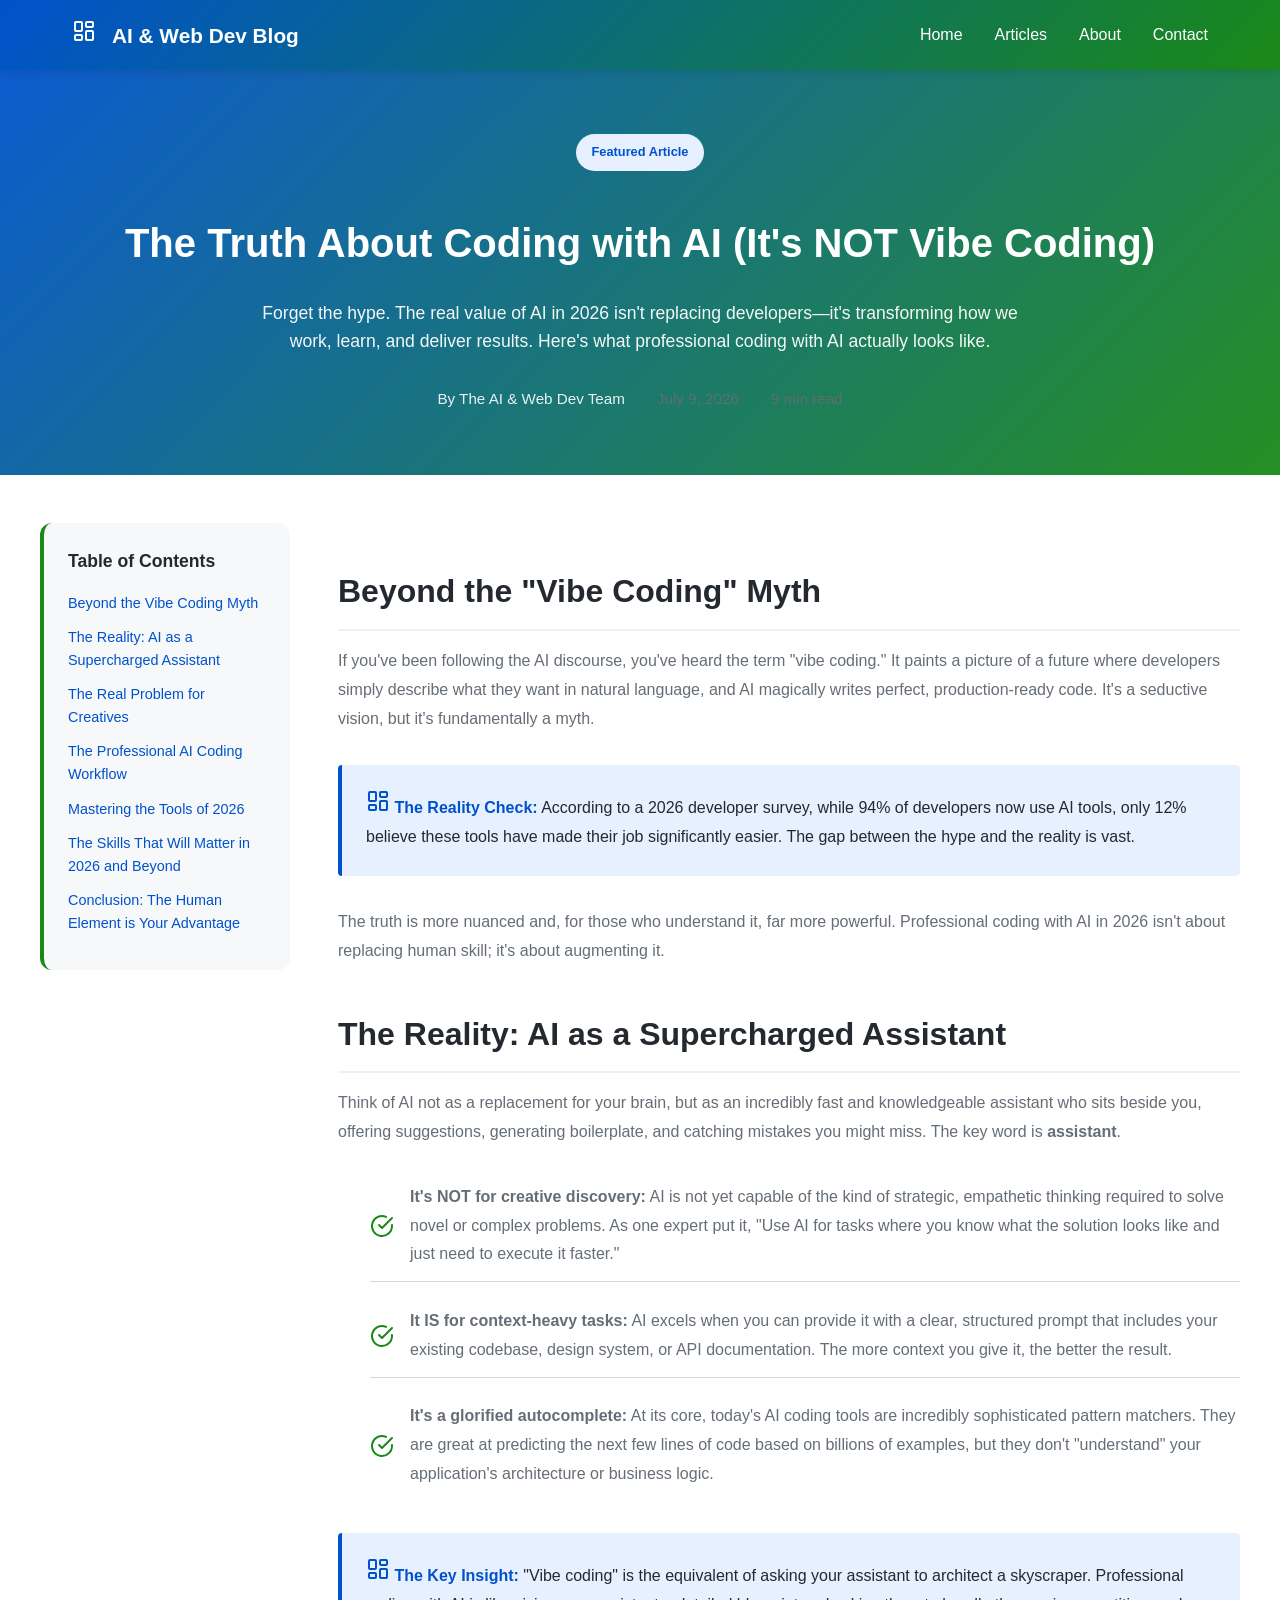
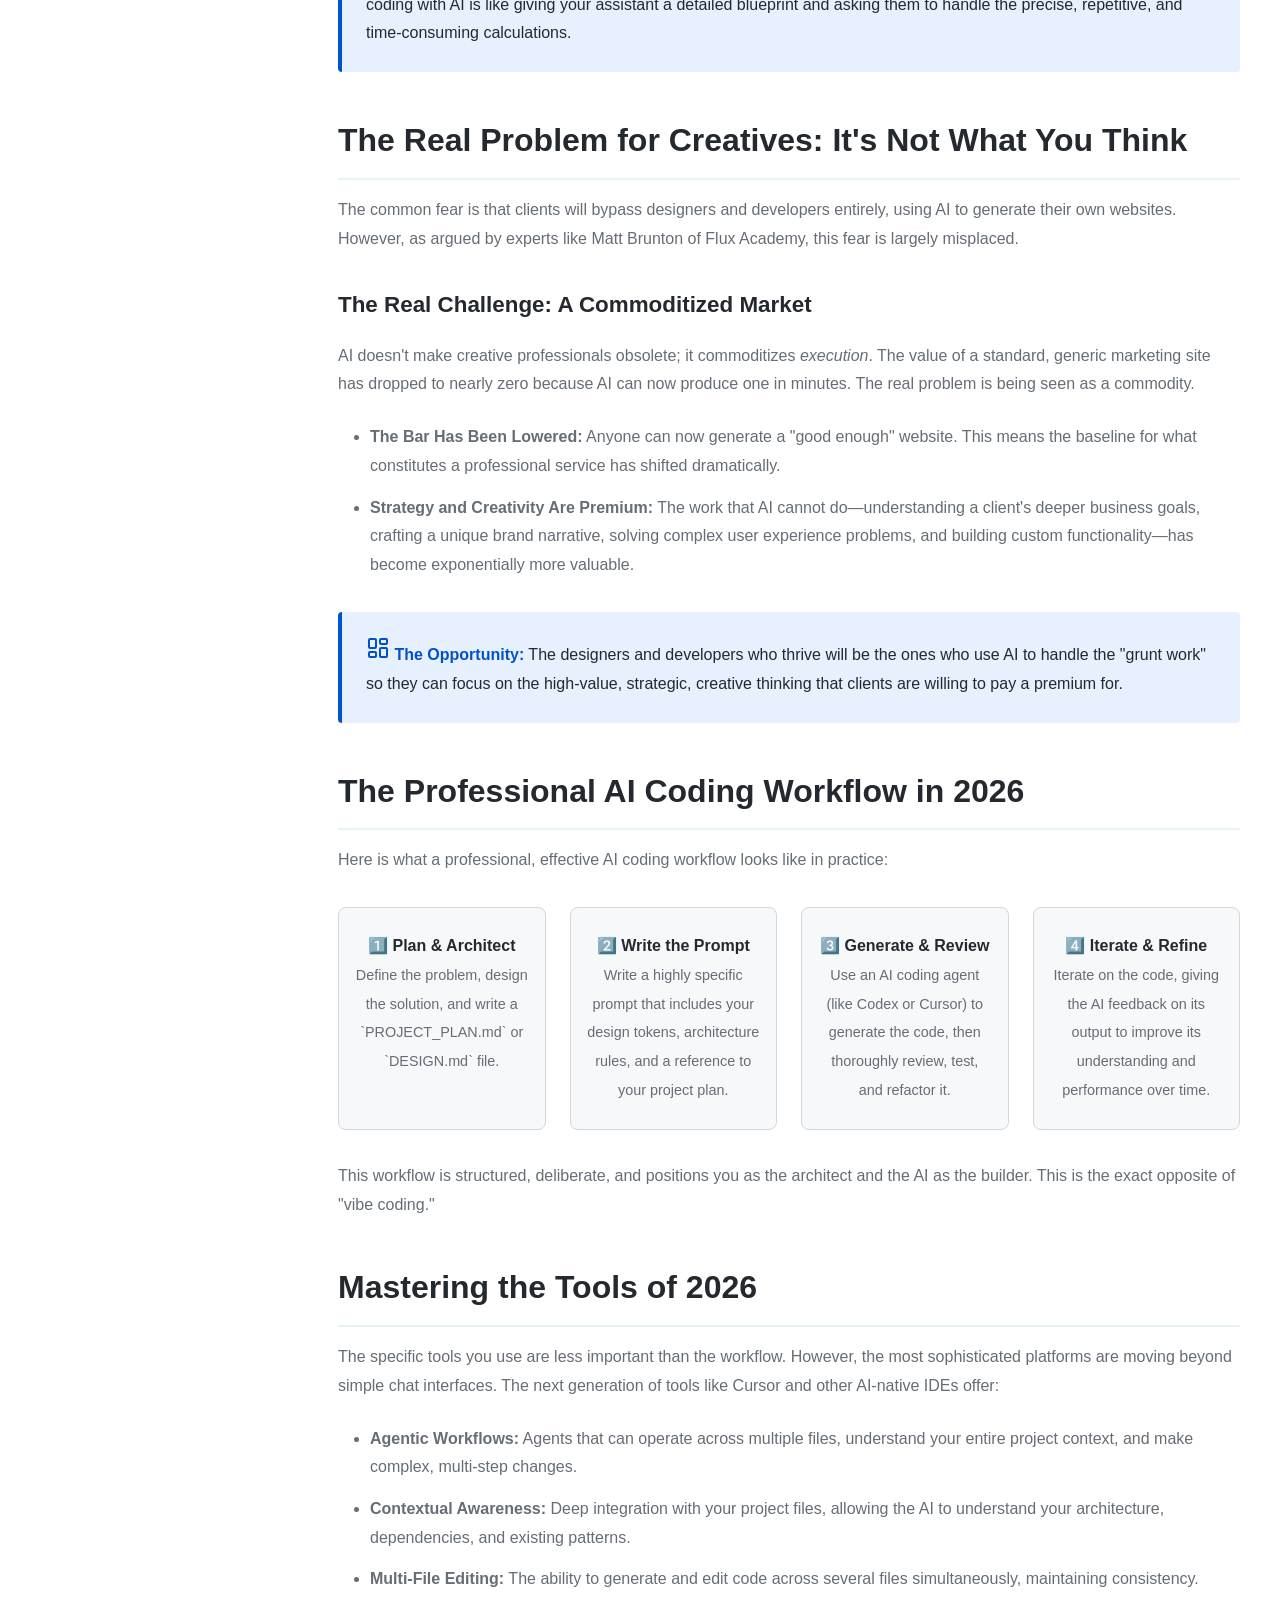
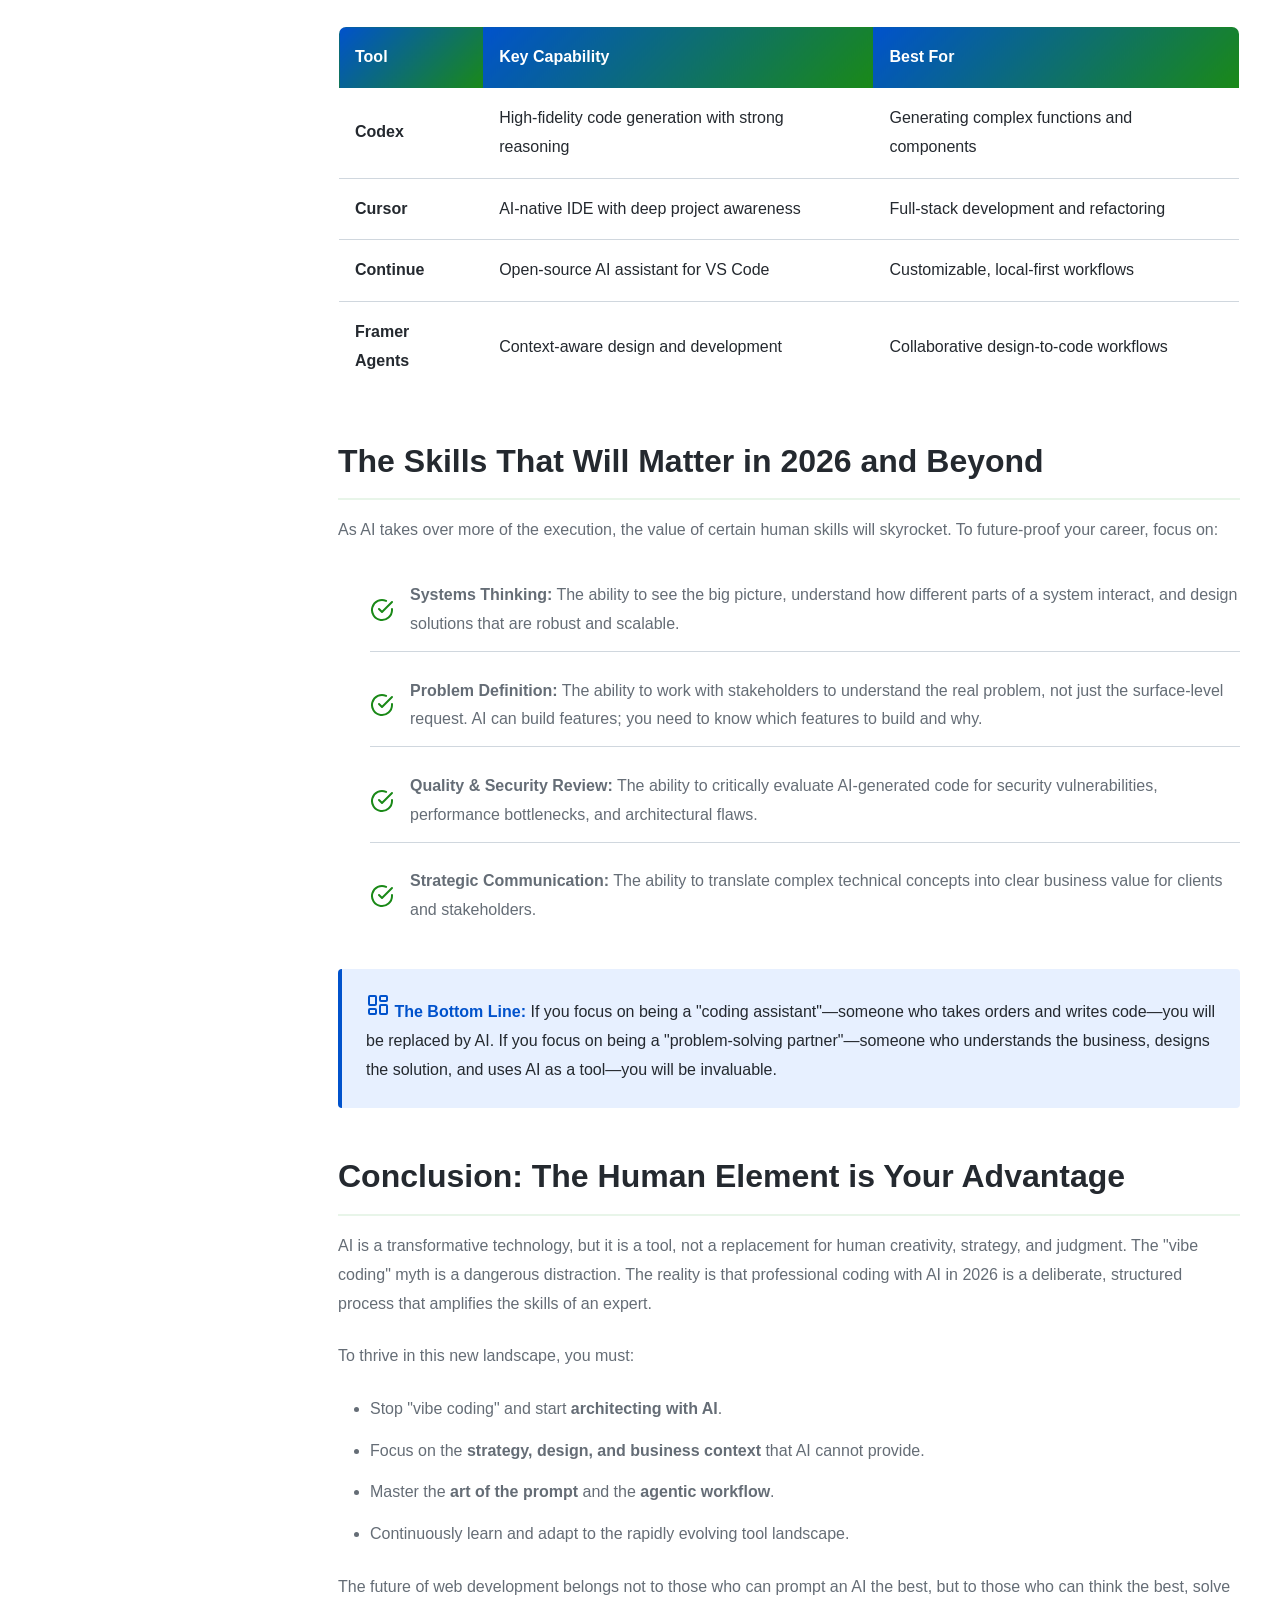
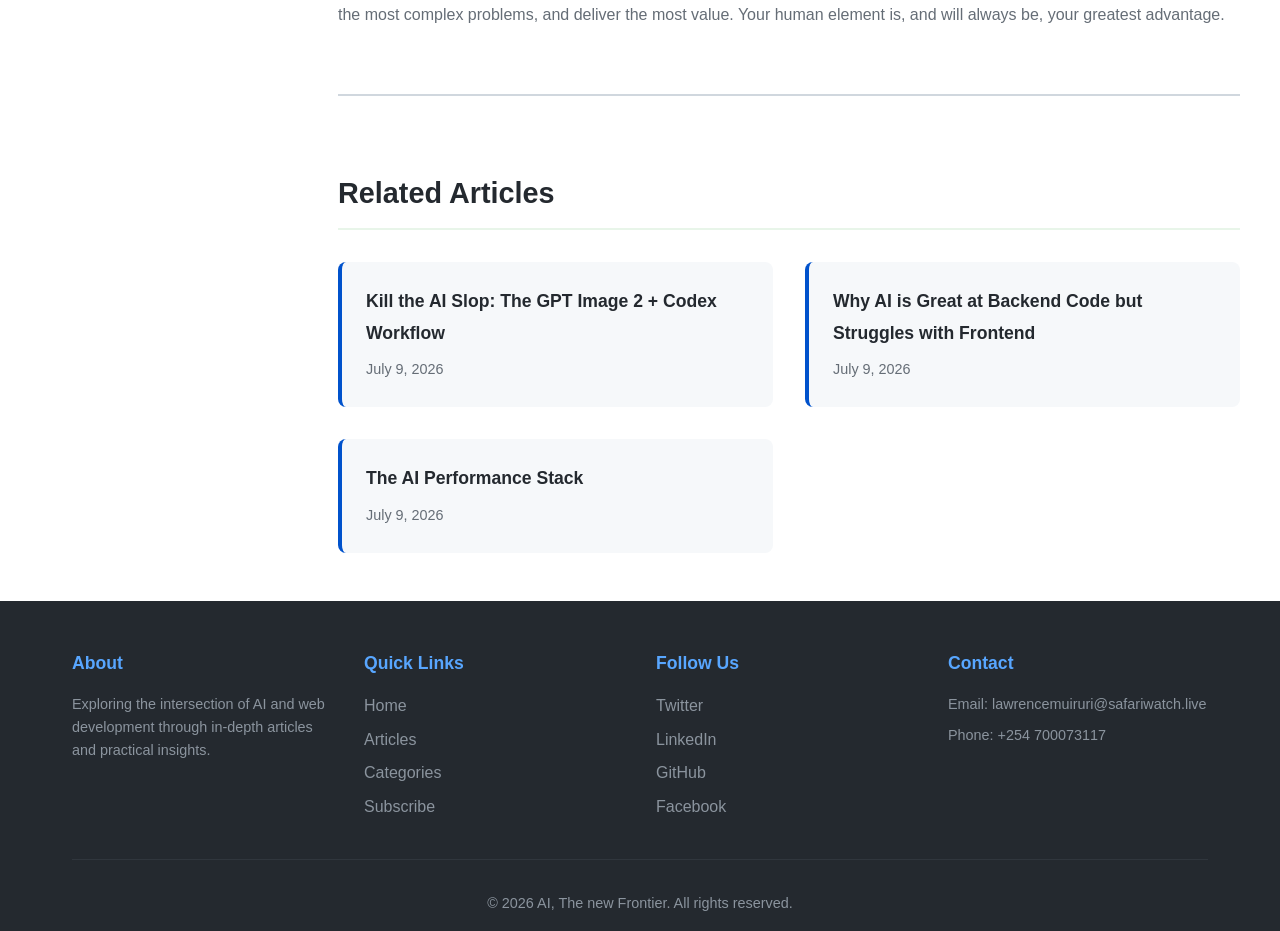
<file: featured-article.html>
<!DOCTYPE html>
<html lang="en">
<head>
    <meta charset="UTF-8">
    <meta name="viewport" content="width=device-width, initial-scale=1.0">
    <title>The Truth About Coding with AI (It's NOT Vibe Coding) | AI & Web Dev Blog</title>
    <link rel="stylesheet" href="styles.css">
    <script async src="https://pagead2.googlesyndication.com/pagead/js/adsbygoogle.js?client=ca-pub-3360916868105954"
     crossorigin="anonymous"></script>
</head>
<body>
    <!-- Navigation Bar -->
    <nav class="navbar">
        <div class="nav-container">
            <div class="logo">
                <span class="logo-icon"><svg xmlns="http://www.w3.org/2000/svg" width="24" height="24" viewBox="0 0 24 24" fill="none" stroke="currentColor" stroke-width="2" stroke-linecap="round" stroke-linejoin="round" class="lucide lucide-layout-dashboard-icon lucide-layout-dashboard"><rect width="7" height="9" x="3" y="3" rx="1"/><rect width="7" height="5" x="14" y="3" rx="1"/><rect width="7" height="9" x="14" y="12" rx="1"/><rect width="7" height="5" x="3" y="16" rx="1"/></svg></span>
                <h1>AI & Web Dev Blog</h1>
            </div>
            <ul class="nav-links">
                <li><a href="index.html">Home</a></li>
                <li><a href="index.html#articles">Articles</a></li>
                <li><a href="#">About</a></li>
                <li><a href="#">Contact</a></li>
            </ul>
        </div>
    </nav>

    <!-- Article Content -->
    <article class="article-page">
        <div class="article-hero">
            <div class="container">
                <span class="badge badge-blue">Featured Article</span>
                <h1>The Truth About Coding with AI (It's NOT Vibe Coding)</h1>
                <p class="article-subtitle">Forget the hype. The real value of AI in 2026 isn't replacing developers—it's transforming how we work, learn, and deliver results. Here's what professional coding with AI actually looks like.</p>
                <div class="article-meta-detailed">
                    <span class="author">By The AI & Web Dev Team</span>
                    <span class="date">July 9, 2026</span>
                    <span class="read-time">9 min read</span>
                </div>
            </div>
        </div>

        <div class="container article-container">
            <div class="article-layout">
                <aside class="article-sidebar">
                    <div class="toc">
                        <h3>Table of Contents</h3>
                        <ul>
                            <li><a href="#intro">Beyond the Vibe Coding Myth</a></li>
                            <li><a href="#the-reality">The Reality: AI as a Supercharged Assistant</a></li>
                            <li><a href="#the-real-problem">The Real Problem for Creatives</a></li>
                            <li><a href="#workflow">The Professional AI Coding Workflow</a></li>
                            <li><a href="#tools-mastery">Mastering the Tools of 2026</a></li>
                            <li><a href="#future-skills">The Skills That Will Matter in 2026 and Beyond</a></li>
                            <li><a href="#conclusion">Conclusion: The Human Element is Your Advantage</a></li>
                        </ul>
                    </div>
                </aside>

                <main class="article-main">
                    <!-- Introduction -->
                    <section id="intro">
                        <h2>Beyond the "Vibe Coding" Myth</h2>
                        <p>If you've been following the AI discourse, you've heard the term "vibe coding." It paints a picture of a future where developers simply describe what they want in natural language, and AI magically writes perfect, production-ready code. It's a seductive vision, but it's fundamentally a myth.</p>
                        <div class="pro-tip">
                            <strong><svg xmlns="http://www.w3.org/2000/svg" width="24" height="24" viewBox="0 0 24 24" fill="none" stroke="currentColor" stroke-width="2" stroke-linecap="round" stroke-linejoin="round" class="lucide lucide-layout-dashboard-icon lucide-layout-dashboard"><rect width="7" height="9" x="3" y="3" rx="1"/><rect width="7" height="5" x="14" y="3" rx="1"/><rect width="7" height="9" x="14" y="12" rx="1"/><rect width="7" height="5" x="3" y="16" rx="1"/></svg> The Reality Check:</strong> According to a 2026 developer survey, while 94% of developers now use AI tools, only 12% believe these tools have made their job significantly easier. The gap between the hype and the reality is vast.
                        </div>
                        <p>The truth is more nuanced and, for those who understand it, far more powerful. Professional coding with AI in 2026 isn't about replacing human skill; it's about augmenting it.</p>
                    </section>

                    <section id="the-reality">
                        <h2>The Reality: AI as a Supercharged Assistant</h2>
                        <p>Think of AI not as a replacement for your brain, but as an incredibly fast and knowledgeable assistant who sits beside you, offering suggestions, generating boilerplate, and catching mistakes you might miss. The key word is <strong>assistant</strong>.</p>
                        <ul class="checklist">
                            <li><strong>It's NOT for creative discovery:</strong> AI is not yet capable of the kind of strategic, empathetic thinking required to solve novel or complex problems. As one expert put it, "Use AI for tasks where you know what the solution looks like and just need to execute it faster."</li>
                            <li><strong>It IS for context-heavy tasks:</strong> AI excels when you can provide it with a clear, structured prompt that includes your existing codebase, design system, or API documentation. The more context you give it, the better the result.</li>
                            <li><strong>It's a glorified autocomplete:</strong> At its core, today's AI coding tools are incredibly sophisticated pattern matchers. They are great at predicting the next few lines of code based on billions of examples, but they don't "understand" your application's architecture or business logic.</li>
                        </ul>
                        <div class="pro-tip">
                            <strong><svg xmlns="http://www.w3.org/2000/svg" width="24" height="24" viewBox="0 0 24 24" fill="none" stroke="currentColor" stroke-width="2" stroke-linecap="round" stroke-linejoin="round" class="lucide lucide-layout-dashboard-icon lucide-layout-dashboard"><rect width="7" height="9" x="3" y="3" rx="1"/><rect width="7" height="5" x="14" y="3" rx="1"/><rect width="7" height="9" x="14" y="12" rx="1"/><rect width="7" height="5" x="3" y="16" rx="1"/></svg> The Key Insight:</strong> "Vibe coding" is the equivalent of asking your assistant to architect a skyscraper. Professional coding with AI is like giving your assistant a detailed blueprint and asking them to handle the precise, repetitive, and time-consuming calculations.
                        </div>
                    </section>

                    <section id="the-real-problem">
                        <h2>The Real Problem for Creatives: It's Not What You Think</h2>
                        <p>The common fear is that clients will bypass designers and developers entirely, using AI to generate their own websites. However, as argued by experts like Matt Brunton of Flux Academy, this fear is largely misplaced.</p>
                        <h3>The Real Challenge: A Commoditized Market</h3>
                        <p>AI doesn't make creative professionals obsolete; it commoditizes <em>execution</em>. The value of a standard, generic marketing site has dropped to nearly zero because AI can now produce one in minutes. The real problem is being seen as a commodity.</p>
                        <ul>
                            <li><strong>The Bar Has Been Lowered:</strong> Anyone can now generate a "good enough" website. This means the baseline for what constitutes a professional service has shifted dramatically.</li>
                            <li><strong>Strategy and Creativity Are Premium:</strong> The work that AI cannot do—understanding a client's deeper business goals, crafting a unique brand narrative, solving complex user experience problems, and building custom functionality—has become exponentially more valuable.</li>
                        </ul>
                        <div class="pro-tip">
                            <strong><svg xmlns="http://www.w3.org/2000/svg" width="24" height="24" viewBox="0 0 24 24" fill="none" stroke="currentColor" stroke-width="2" stroke-linecap="round" stroke-linejoin="round" class="lucide lucide-layout-dashboard-icon lucide-layout-dashboard"><rect width="7" height="9" x="3" y="3" rx="1"/><rect width="7" height="5" x="14" y="3" rx="1"/><rect width="7" height="9" x="14" y="12" rx="1"/><rect width="7" height="5" x="3" y="16" rx="1"/></svg> The Opportunity:</strong> The designers and developers who thrive will be the ones who use AI to handle the "grunt work" so they can focus on the high-value, strategic, creative thinking that clients are willing to pay a premium for.
                        </div>
                    </section>

                    <section id="workflow">
                        <h2>The Professional AI Coding Workflow in 2026</h2>
                        <p>Here is what a professional, effective AI coding workflow looks like in practice:</p>
                        <div class="stack-grid">
                            <div class="stack-item">
                                <span class="label">1️⃣ Plan & Architect</span>
                                <span class="desc">Define the problem, design the solution, and write a `PROJECT_PLAN.md` or `DESIGN.md` file.</span>
                            </div>
                            <div class="stack-item">
                                <span class="label">2️⃣ Write the Prompt</span>
                                <span class="desc">Write a highly specific prompt that includes your design tokens, architecture rules, and a reference to your project plan.</span>
                            </div>
                            <div class="stack-item">
                                <span class="label">3️⃣ Generate & Review</span>
                                <span class="desc">Use an AI coding agent (like Codex or Cursor) to generate the code, then thoroughly review, test, and refactor it.</span>
                            </div>
                            <div class="stack-item">
                                <span class="label">4️⃣ Iterate & Refine</span>
                                <span class="desc">Iterate on the code, giving the AI feedback on its output to improve its understanding and performance over time.</span>
                            </div>
                        </div>
                        <p>This workflow is structured, deliberate, and positions you as the architect and the AI as the builder. This is the exact opposite of "vibe coding."</p>
                    </section>

                    <section id="tools-mastery">
                        <h2>Mastering the Tools of 2026</h2>
                        <p>The specific tools you use are less important than the workflow. However, the most sophisticated platforms are moving beyond simple chat interfaces. The next generation of tools like Cursor and other AI-native IDEs offer:</p>
                        <ul>
                            <li><strong>Agentic Workflows:</strong> Agents that can operate across multiple files, understand your entire project context, and make complex, multi-step changes.</li>
                            <li><strong>Contextual Awareness:</strong> Deep integration with your project files, allowing the AI to understand your architecture, dependencies, and existing patterns.</li>
                            <li><strong>Multi-File Editing:</strong> The ability to generate and edit code across several files simultaneously, maintaining consistency.</li>
                        </ul>
                        <table class="tools-table">
                            <tr>
                                <th>Tool</th>
                                <th>Key Capability</th>
                                <th>Best For</th>
                            </tr>
                            <tr>
                                <td><strong>Codex</strong></td>
                                <td>High-fidelity code generation with strong reasoning</td>
                                <td>Generating complex functions and components</td>
                            </tr>
                            <tr>
                                <td><strong>Cursor</strong></td>
                                <td>AI-native IDE with deep project awareness</td>
                                <td>Full-stack development and refactoring</td>
                            </tr>
                            <tr>
                                <td><strong>Continue</strong></td>
                                <td>Open-source AI assistant for VS Code</td>
                                <td>Customizable, local-first workflows</td>
                            </tr>
                            <tr>
                                <td><strong>Framer Agents</strong></td>
                                <td>Context-aware design and development</td>
                                <td>Collaborative design-to-code workflows</td>
                            </tr>
                        </table>
                    </section>

                    <section id="future-skills">
                        <h2>The Skills That Will Matter in 2026 and Beyond</h2>
                        <p>As AI takes over more of the execution, the value of certain human skills will skyrocket. To future-proof your career, focus on:</p>
                        <ul class="checklist">
                            <li><strong>Systems Thinking:</strong> The ability to see the big picture, understand how different parts of a system interact, and design solutions that are robust and scalable.</li>
                            <li><strong>Problem Definition:</strong> The ability to work with stakeholders to understand the real problem, not just the surface-level request. AI can build features; you need to know which features to build and why.</li>
                            <li><strong>Quality & Security Review:</strong> The ability to critically evaluate AI-generated code for security vulnerabilities, performance bottlenecks, and architectural flaws.</li>
                            <li><strong>Strategic Communication:</strong> The ability to translate complex technical concepts into clear business value for clients and stakeholders.</li>
                        </ul>
                        <div class="pro-tip">
                            <strong><svg xmlns="http://www.w3.org/2000/svg" width="24" height="24" viewBox="0 0 24 24" fill="none" stroke="currentColor" stroke-width="2" stroke-linecap="round" stroke-linejoin="round" class="lucide lucide-layout-dashboard-icon lucide-layout-dashboard"><rect width="7" height="9" x="3" y="3" rx="1"/><rect width="7" height="5" x="14" y="3" rx="1"/><rect width="7" height="9" x="14" y="12" rx="1"/><rect width="7" height="5" x="3" y="16" rx="1"/></svg> The Bottom Line:</strong> If you focus on being a "coding assistant"—someone who takes orders and writes code—you will be replaced by AI. If you focus on being a "problem-solving partner"—someone who understands the business, designs the solution, and uses AI as a tool—you will be invaluable.
                        </div>
                    </section>

                    <section id="conclusion">
                        <h2>Conclusion: The Human Element is Your Advantage</h2>
                        <p>AI is a transformative technology, but it is a tool, not a replacement for human creativity, strategy, and judgment. The "vibe coding" myth is a dangerous distraction. The reality is that professional coding with AI in 2026 is a deliberate, structured process that amplifies the skills of an expert.</p>
                        <p>To thrive in this new landscape, you must:</p>
                        <ul>
                            <li>Stop "vibe coding" and start <strong>architecting with AI</strong>.</li>
                            <li>Focus on the <strong>strategy, design, and business context</strong> that AI cannot provide.</li>
                            <li>Master the <strong>art of the prompt</strong> and the <strong>agentic workflow</strong>.</li>
                            <li>Continuously learn and adapt to the rapidly evolving tool landscape.</li>
                        </ul>
                        <p>The future of web development belongs not to those who can prompt an AI the best, but to those who can think the best, solve the most complex problems, and deliver the most value. Your human element is, and will always be, your greatest advantage.</p>
                    </section>

                    <section class="related-articles">
                        <h2>Related Articles</h2>
                        <div class="related-grid">
                            <a href="article1.html" class="related-card">
                                <h4>Kill the AI Slop: The GPT Image 2 + Codex Workflow</h4>
                                <p>July 9, 2026</p>
                            </a>
                            <a href="article2.html" class="related-card">
                                <h4>Why AI is Great at Backend Code but Struggles with Frontend</h4>
                                <p>July 9, 2026</p>
                            </a>
                            <a href="article3.html" class="related-card">
                                <h4>The AI Performance Stack</h4>
                                <p>July 9, 2026</p>
                            </a>
                        </div>
                    </section>
                </main>
            </div>
        </div>
    </article>

    <!-- Footer -->
    <footer class="footer">
        <div class="container">
            <div class="footer-content">
                <div class="footer-section">
                    <h5>About</h5>
                    <p>Exploring the intersection of AI and web development through in-depth articles and practical insights.</p>
                </div>
                <div class="footer-section">
                    <h5>Quick Links</h5>
                    <ul>
                        <li><a href="index.html">Home</a></li>
                        <li><a href="index.html#articles">Articles</a></li>
                        <li><a href="#">Categories</a></li>
                        <li><a href="#">Subscribe</a></li>
                    </ul>
                </div>
               <div class="footer-section">
                    <h5>Follow Us</h5>
                    <div class="social-links">
                        <ul>
                        <li><a href="https://x.com/@muirurilawrenc1" target="_blank">Twitter</a></li>
                        <li><a href="https://linkedin.com/in/njenga-lawrence-604391a1?" target="_blank">LinkedIn</a></li>
                        <li><a href="https://github.com/loloncium" target="_blank">GitHub</a></li>
                        <li><a href="https://facebook.com/profile.php?id=61579081265857" target="_blank">Facebook</a></li>
                        </ul>
                    </div>
                </div>
                <div class="footer-section">
                    <h5>Contact</h5>
                    <p>Email: lawrencemuiruri@safariwatch.live</p>
                    <p>Phone: +254 700073117</p>
                </div>
            </div>
            <div class="footer-bottom">
                <p>&copy; 2026 AI, The new Frontier. All rights reserved.</p>
            </div>
        </div>
    </footer>
</body>
</html>
</file>
<file: styles.css>
/* ==================== Variables & Reset ==================== */
:root {
    --primary-blue: #0052cc;
    --secondary-blue: #1f6feb;
    --light-blue: #e7f0ff;
    --primary-green: #1a8917;
    --secondary-green: #2da44e;
    --light-green: #e8f5e9;
    --dark-bg: #0d1117;
    --light-bg: #f6f8fa;
    --text-primary: #24292f;
    --text-secondary: #656d76;
    --border-color: #d0d7de;
    --hover-bg: #f0f4f8;
    --transition: all 0.3s ease;
}

* {
    margin: 0;
    padding: 0;
    box-sizing: border-box;
}

html {
    scroll-behavior: smooth;
}

body {
    font-family: -apple-system, BlinkMacSystemFont, 'Segoe UI', Roboto, 'Helvetica Neue', Arial, sans-serif;
    line-height: 1.6;
    color: var(--text-primary);
    background-color: #ffffff;
}

/* ==================== Navigation ==================== */
.navbar {
    position: sticky;
    top: 0;
    background: linear-gradient(135deg, #0052cc 0%, #1a8917 100%);
    color: white;
    padding: 1rem 0;
    box-shadow: 0 2px 8px rgba(0, 0, 0, 0.1);
    z-index: 100;
}

.nav-container {
    max-width: 1200px;
    margin: 0 auto;
    padding: 0 2rem;
    display: flex;
    justify-content: space-between;
    align-items: center;
}

.logo {
    display: flex;
    align-items: center;
    gap: 1rem;
    font-size: 1.5rem;
    font-weight: bold;
}

.logo h1 {
    font-size: 1.3rem;
    white-space: nowrap;
}

.logo-icon img {
    height: 40px;
    width: auto;
}

.nav-links {
    display: flex;
    list-style: none;
    gap: 2rem;
}

.nav-links a {
    color: white;
    text-decoration: none;
    font-weight: 500;
    transition: var(--transition);
    padding: 0.5rem 0;
    border-bottom: 2px solid transparent;
}

.nav-links a:hover {
    border-bottom-color: #fff;
}

/* ==================== Hero Section ==================== */
.hero {
    position: relative;
    min-height: 500px;
    display: flex;
    align-items: center;
    justify-content: center;
    background: linear-gradient(135deg, rgba(0, 82, 204, 0.95) 0%, rgba(26, 137, 23, 0.95) 100%);
    color: white;
    overflow: hidden;
}

.hero::before {
    content: '';
    position: absolute;
    width: 200%;
    height: 200%;
    background: 
        radial-gradient(circle at 20% 50%, rgba(255, 255, 255, 0.1) 0%, transparent 50%),
        radial-gradient(circle at 80% 80%, rgba(255, 255, 255, 0.05) 0%, transparent 50%);
    animation: gradient-shift 15s ease infinite;
}

@keyframes gradient-shift {
    0%, 100% { transform: translate(0, 0); }
    50% { transform: translate(-50px, -50px); }
}

.hero-content {
    position: relative;
    z-index: 2;
    text-align: center;
    max-width: 800px;
    padding: 3rem 2rem;
}

.hero h2 {
    font-size: 3rem;
    margin-bottom: 1rem;
    font-weight: 700;
    line-height: 1.2;
}

.hero p {
    font-size: 1.3rem;
    margin-bottom: 2rem;
    opacity: 0.95;
    font-weight: 300;
}

.cta-button {
    background: white;
    color: var(--primary-blue);
    border: none;
    padding: 1rem 2.5rem;
    font-size: 1rem;
    font-weight: 600;
    border-radius: 50px;
    cursor: pointer;
    transition: var(--transition);
    box-shadow: 0 4px 15px rgba(0, 0, 0, 0.2);
}

.cta-button:hover {
    transform: translateY(-3px);
    box-shadow: 0 6px 20px rgba(0, 0, 0, 0.3);
}

/* ==================== Container ==================== */
.container {
    max-width: 1200px;
    margin: 0 auto;
    padding: 0 2rem;
}

/* ==================== Section Title ==================== */
.section-title {
    font-size: 2.2rem;
    font-weight: 700;
    margin-bottom: 3rem;
    text-align: center;
    color: var(--text-primary);
    position: relative;
    padding-bottom: 1rem;
}

.section-title::after {
    content: '';
    position: absolute;
    bottom: 0;
    left: 50%;
    transform: translateX(-50%);
    width: 60px;
    height: 4px;
    background: linear-gradient(90deg, var(--primary-blue), var(--primary-green));
    border-radius: 2px;
}

/* ==================== Featured Section ==================== */
.featured-section {
    padding: 4rem 0;
    background: var(--light-bg);
}

.featured-article {
    display: grid;
    grid-template-columns: 1fr 1fr;
    gap: 3rem;
    align-items: center;
    background: white;
    border-radius: 12px;
    overflow: hidden;
    box-shadow: 0 4px 20px rgba(0, 0, 0, 0.08);
    border: 2px solid #e8f5e9;
    transition: var(--transition);
}

.featured-article:hover {
    box-shadow: 0 8px 30px rgba(26, 137, 23, 0.15);
    transform: translateY(-5px);
}

.featured-image {
    background: linear-gradient(135deg, var(--light-blue) 0%, var(--light-green) 100%);
    height: 300px;
    display: flex;
    align-items: center;
    justify-content: center;
    overflow: hidden;
}

.image-placeholder img {
    max-width: 80%;
    max-height: 80%;
    object-fit: contain;
}

@keyframes float {
    0%, 100% { transform: translateY(0px); }
    50% { transform: translateY(-20px); }
}

.featured-content {
    padding: 2rem;
}

.featured-content h2 {
    font-size: 2rem;
    margin: 1rem 0;
    color: var(--text-primary);
}

.featured-content p {
    font-size: 1rem;
    color: var(--text-secondary);
    margin-bottom: 1.5rem;
    line-height: 1.7;
}

.article-meta {
    display: flex;
    gap: 1.5rem;
    margin-bottom: 1.5rem;
    font-size: 0.9rem;
}

.date, .read-time {
    color: var(--text-secondary);
}

.read-more {
    display: inline-block;
    color: var(--primary-blue);
    text-decoration: none;
    font-weight: 600;
    transition: var(--transition);
    padding: 0.5rem 0;
}

.read-more:hover {
    color: var(--primary-green);
    transform: translateX(5px);
}

/* ==================== Badges ==================== */
.badge {
    display: inline-block;
    padding: 0.5rem 1rem;
    border-radius: 20px;
    font-size: 0.8rem;
    font-weight: 600;
    margin-bottom: 1rem;
}

.badge-blue {
    background: var(--light-blue);
    color: var(--primary-blue);
}

.badge-green {
    background: var(--light-green);
    color: var(--primary-green);
}

/* ==================== Blog Section ==================== */
.blog-section {
    padding: 4rem 0;
    background: white;
}

.articles-grid {
    display: grid;
    grid-template-columns: repeat(auto-fit, minmax(350px, 1fr));
    gap: 2rem;
    margin-bottom: 3rem;
}

.article-card {
    background: white;
    border: 2px solid var(--border-color);
    border-radius: 12px;
    padding: 2rem;
    transition: var(--transition);
    cursor: pointer;
    display: flex;
    flex-direction: column;
}

.article-card:hover {
    border-color: var(--primary-green);
    box-shadow: 0 8px 25px rgba(26, 137, 23, 0.15);
    transform: translateY(-8px);
}

.article-header {
    display: flex;
    justify-content: space-between;
    align-items: center;
    margin-bottom: 1rem;
}

.article-icon {
    font-size: 2.5rem;
}

.article-card h4 {
    font-size: 1.3rem;
    margin-bottom: 1rem;
    color: var(--text-primary);
    line-height: 1.4;
    flex-grow: 1;
}

.article-card p {
    color: var(--text-secondary);
    font-size: 0.95rem;
    margin-bottom: 1.5rem;
    line-height: 1.6;
    flex-grow: 1;
}

.article-footer {
    display: flex;
    justify-content: space-between;
    align-items: center;
    padding-top: 1rem;
    border-top: 1px solid var(--border-color);
    font-size: 0.9rem;
    color: var(--text-secondary);
}

/* ==================== Article Card Links ==================== */
.article-card-link {
    text-decoration: none;
    color: inherit;
    display: block;
}

.article-card-link .article-card {
    height: 100%;
}

.load-more {
    text-align: center;
    padding: 2rem 0;
}

.load-more-btn {
    background: linear-gradient(135deg, var(--primary-blue), var(--primary-green));
    color: white;
    border: none;
    padding: 1rem 2rem;
    font-size: 1rem;
    font-weight: 600;
    border-radius: 50px;
    cursor: pointer;
    transition: var(--transition);
}

.load-more-btn:hover {
    transform: scale(1.05);
    box-shadow: 0 6px 20px rgba(0, 82, 204, 0.3);
}

/* ==================== Stats Section ==================== */
.stats-section {
    padding: 4rem 0;
    background: linear-gradient(135deg, rgba(0, 82, 204, 0.05) 0%, rgba(26, 137, 23, 0.05) 100%);
}

.stats-grid {
    display: grid;
    grid-template-columns: repeat(auto-fit, minmax(250px, 1fr));
    gap: 2rem;
}

.stat-card {
    background: white;
    padding: 2rem;
    border-radius: 12px;
    text-align: center;
    border: 2px solid var(--border-color);
    transition: var(--transition);
}

.stat-card:hover {
    border-color: var(--primary-blue);
    box-shadow: 0 6px 20px rgba(0, 82, 204, 0.1);
}

.stat-card h4 {
    font-size: 2.5rem;
    background: linear-gradient(135deg, var(--primary-blue), var(--primary-green));
    -webkit-background-clip: text;
    -webkit-text-fill-color: transparent;
    background-clip: text;
    margin-bottom: 0.5rem;
}

.stat-card p {
    color: var(--text-secondary);
    font-size: 1rem;
}

/* ==================== Newsletter Section ==================== */
.newsletter-section {
    padding: 4rem 0;
    background: linear-gradient(135deg, var(--primary-blue) 0%, var(--primary-green) 100%);
    color: white;
}

.newsletter-container {
    display: grid;
    grid-template-columns: 1fr 1fr;
    gap: 3rem;
    align-items: center;
}

.newsletter-content h3 {
    font-size: 2rem;
    margin-bottom: 1rem;
}

.newsletter-content p {
    font-size: 1rem;
    opacity: 0.95;
}

.newsletter-form {
    display: flex;
    gap: 1rem;
}

.newsletter-form input {
    flex: 1;
    padding: 1rem;
    border: none;
    border-radius: 50px;
    font-size: 1rem;
    outline: none;
    background: white;
}

.subscribe-btn {
    padding: 1rem 2rem;
    background: white;
    color: var(--primary-blue);
    border: none;
    border-radius: 50px;
    font-weight: 600;
    cursor: pointer;
    transition: var(--transition);
    white-space: nowrap;
}

.subscribe-btn:hover {
    transform: scale(1.05);
    box-shadow: 0 4px 15px rgba(0, 0, 0, 0.2);
}

/* ==================== Categories Section ==================== */
.categories-section {
    padding: 4rem 0;
    background: var(--light-bg);
}

.categories-grid {
    display: grid;
    grid-template-columns: repeat(auto-fit, minmax(200px, 1fr));
    gap: 2rem;
}

.category-link {
    background: white;
    padding: 2rem;
    border-radius: 12px;
    text-decoration: none;
    text-align: center;
    transition: var(--transition);
    border: 2px solid transparent;
    cursor: pointer;
}

.category-link:hover {
    border-color: var(--primary-green);
    box-shadow: 0 8px 25px rgba(26, 137, 23, 0.15);
    transform: translateY(-8px);
}

.category-icon {
    font-size: 3rem;
    display: block;
    margin-bottom: 1rem;
}

.category-link h4 {
    font-size: 1.2rem;
    margin-bottom: 0.5rem;
    color: var(--text-primary);
}

.category-link p {
    color: var(--text-secondary);
    font-size: 0.9rem;
}

/* ==================== Footer ==================== */
.footer {
    background: var(--text-primary);
    color: white;
    padding: 3rem 0 1rem;
}

.footer-content {
    display: grid;
    grid-template-columns: repeat(auto-fit, minmax(250px, 1fr));
    gap: 2rem;
    margin-bottom: 2rem;
}

.footer-section h5 {
    font-size: 1.1rem;
    margin-bottom: 1rem;
    color: #58a6ff;
}

.footer-section p {
    font-size: 0.9rem;
    color: #8b949e;
    margin-bottom: 0.5rem;
}

.footer-section ul {
    list-style: none;
}

.footer-section ul li {
    margin-bottom: 0.5rem;
}

.footer-section a {
    color: #8b949e;
    text-decoration: none;
    transition: var(--transition);
}

.footer-section a:hover {
    color: #58a6ff;
}

.social-links {
    display: flex;
    gap: 1rem;
}

.footer-bottom {
    border-top: 1px solid #30363d;
    padding-top: 2rem;
    text-align: center;
    color: #8b949e;
    font-size: 0.9rem;
}

/* ==================== Article Page Styles ==================== */
.article-page {
    background: white;
}

.article-hero {
    background: linear-gradient(135deg, rgba(0, 82, 204, 0.95) 0%, rgba(26, 137, 23, 0.95) 100%);
    color: white;
    padding: 4rem 0;
    text-align: center;
}

.article-hero h1 {
    font-size: 2.5rem;
    margin: 1.5rem 0;
    font-weight: 700;
}

.article-subtitle {
    font-size: 1.1rem;
    margin: 1rem 0 2rem;
    opacity: 0.95;
    max-width: 800px;
    margin-left: auto;
    margin-right: auto;
}

.article-meta-detailed {
    display: flex;
    gap: 2rem;
    justify-content: center;
    font-size: 0.95rem;
    opacity: 0.9;
}

.article-container {
    padding: 3rem 0;
}

.article-layout {
    display: grid;
    grid-template-columns: 250px 1fr;
    gap: 3rem;
}

.article-sidebar {
    position: sticky;
    top: 100px;
    height: fit-content;
}

.toc {
    background: var(--light-bg);
    padding: 1.5rem;
    border-radius: 12px;
    border-left: 4px solid var(--primary-green);
}

.toc h3 {
    font-size: 1.1rem;
    margin-bottom: 1rem;
    color: var(--text-primary);
}

.toc ul {
    list-style: none;
    font-size: 0.9rem;
}

.toc ul li {
    margin-bottom: 0.7rem;
}

.toc a {
    color: var(--primary-blue);
    text-decoration: none;
    transition: var(--transition);
}

.toc a:hover {
    color: var(--primary-green);
    text-decoration: underline;
}

.article-main {
    line-height: 1.8;
}

.article-main h2 {
    font-size: 2rem;
    margin: 2.5rem 0 1rem;
    color: var(--text-primary);
    border-bottom: 2px solid var(--light-green);
    padding-bottom: 0.5rem;
}

.article-main h3 {
    font-size: 1.4rem;
    margin: 2rem 0 1rem;
    color: var(--text-primary);
}

.article-main p {
    margin-bottom: 1.5rem;
    color: var(--text-secondary);
    font-size: 1rem;
}

.article-main ul, .article-main ol {
    margin: 1.5rem 0 1.5rem 2rem;
}

.article-main li {
    margin-bottom: 0.8rem;
    color: var(--text-secondary);
}

.article-main table {
    width: 100%;
    border-collapse: collapse;
    margin: 2rem 0;
}

.tools-table {
    border: 1px solid var(--border-color);
    border-radius: 8px;
    overflow: hidden;
}

.tools-table th {
    background: linear-gradient(135deg, var(--primary-blue), var(--primary-green));
    color: white;
    padding: 1rem;
    text-align: left;
    font-weight: 600;
}

.tools-table td {
    padding: 1rem;
    border-bottom: 1px solid var(--border-color);
}

.tools-table tr:last-child td {
    border-bottom: none;
}

.tools-table tr:hover {
    background: var(--light-bg);
}

/* --- New: Pro Tip & Highlight Boxes --- */
.pro-tip {
    background: var(--light-blue);
    border-left: 4px solid var(--primary-blue);
    padding: 1.5rem;
    border-radius: 4px;
    margin: 2rem 0;
}
.pro-tip strong {
    color: var(--primary-blue);
}
.pro-tip a {
    color: var(--primary-blue);
    text-decoration: underline;
}

/* --- New: Stack Grid for Tools --- */
.stack-grid {
    display: grid;
    grid-template-columns: repeat(auto-fit, minmax(150px, 1fr));
    gap: 1.5rem;
    margin: 2rem 0;
}
.stack-item {
    background: var(--light-bg);
    padding: 1.5rem 1rem;
    border-radius: 8px;
    text-align: center;
    border: 1px solid var(--border-color);
}
.stack-item .label {
    font-weight: 600;
    display: block;
    color: var(--text-primary);
}
.stack-item .desc {
    font-size: 0.9rem;
    color: var(--text-secondary);
}

/* --- New: Checklist Style --- */
.checklist {
    list-style: none;
    padding: 0;
    margin: 1.5rem 0;
}
.checklist li {
    padding: 0.75rem 0 0.75rem 2.5rem;
    background: url('data:image/svg+xml;utf8,<svg xmlns="http://www.w3.org/2000/svg" width="20" height="20" viewBox="0 0 24 24" fill="none" stroke="%231a8917" stroke-width="2" stroke-linecap="round" stroke-linejoin="round"><path d="M22 11.08V12a10 10 0 1 1-5.93-9.14"/><polyline points="22 4 12 14.01 9 11.01"/></svg>') left center no-repeat;
    background-size: 1.5rem;
    border-bottom: 1px solid var(--border-color);
}
.checklist li:last-child {
    border-bottom: none;
}

.related-articles {
    margin-top: 4rem;
    padding-top: 2rem;
    border-top: 2px solid var(--border-color);
}

.related-articles h2 {
    font-size: 1.8rem;
    margin-bottom: 2rem;
}

.related-grid {
    display: grid;
    grid-template-columns: repeat(auto-fit, minmax(280px, 1fr));
    gap: 2rem;
}

.related-card {
    background: var(--light-bg);
    padding: 1.5rem;
    border-radius: 8px;
    text-decoration: none;
    color: inherit;
    transition: var(--transition);
    border-left: 4px solid var(--primary-blue);
}

.related-card:hover {
    border-left-color: var(--primary-green);
    transform: translateX(5px);
    background: white;
    box-shadow: 0 4px 12px rgba(0, 0, 0, 0.1);
}

.related-card h4 {
    font-size: 1.1rem;
    margin-bottom: 0.5rem;
    color: var(--text-primary);
}

.related-card p {
    color: var(--text-secondary);
    font-size: 0.9rem;
    margin: 0;
}

/* ==================== Responsive Design ==================== */
@media (max-width: 768px) {
    .hero h2 {
        font-size: 2rem;
    }

    .hero p {
        font-size: 1rem;
    }

    .featured-article {
        grid-template-columns: 1fr;
    }

    .featured-image {
        height: 200px;
    }

    .image-placeholder {
        font-size: 4rem;
    }

    .featured-content {
        padding: 1.5rem;
    }

    .featured-content h2 {
        font-size: 1.5rem;
    }

    .nav-links {
        gap: 1rem;
        font-size: 0.9rem;
    }

    .logo h1 {
        font-size: 1rem;
    }

    .section-title {
        font-size: 1.8rem;
    }

    .articles-grid {
        grid-template-columns: 1fr;
    }

    .article-layout {
        grid-template-columns: 1fr;
    }

    .article-sidebar {
        position: static;
    }

    .article-hero h1 {
        font-size: 1.8rem;
    }

    .newsletter-container {
        grid-template-columns: 1fr;
    }

    .newsletter-form {
        flex-direction: column;
    }

    .subscribe-btn {
        width: 100%;
    }

    .stat-card h4 {
        font-size: 2rem;
    }

    .footer-content {
        grid-template-columns: 1fr;
    }
}

@media (max-width: 480px) {
    .hero {
        min-height: 350px;
    }

    .hero h2 {
        font-size: 1.5rem;
    }

    .nav-container {
        flex-direction: column;
        gap: 1rem;
    }

    .nav-links {
        flex-direction: column;
        gap: 0.5rem;
        text-align: center;
    }

    .article-header {
        flex-direction: column;
        align-items: flex-start;
    }

    .badge {
        margin-top: 0.5rem;
    }

    .section-title {
        font-size: 1.5rem;
    }

    .categories-grid {
        grid-template-columns: 1fr;
    }
}
</file>
